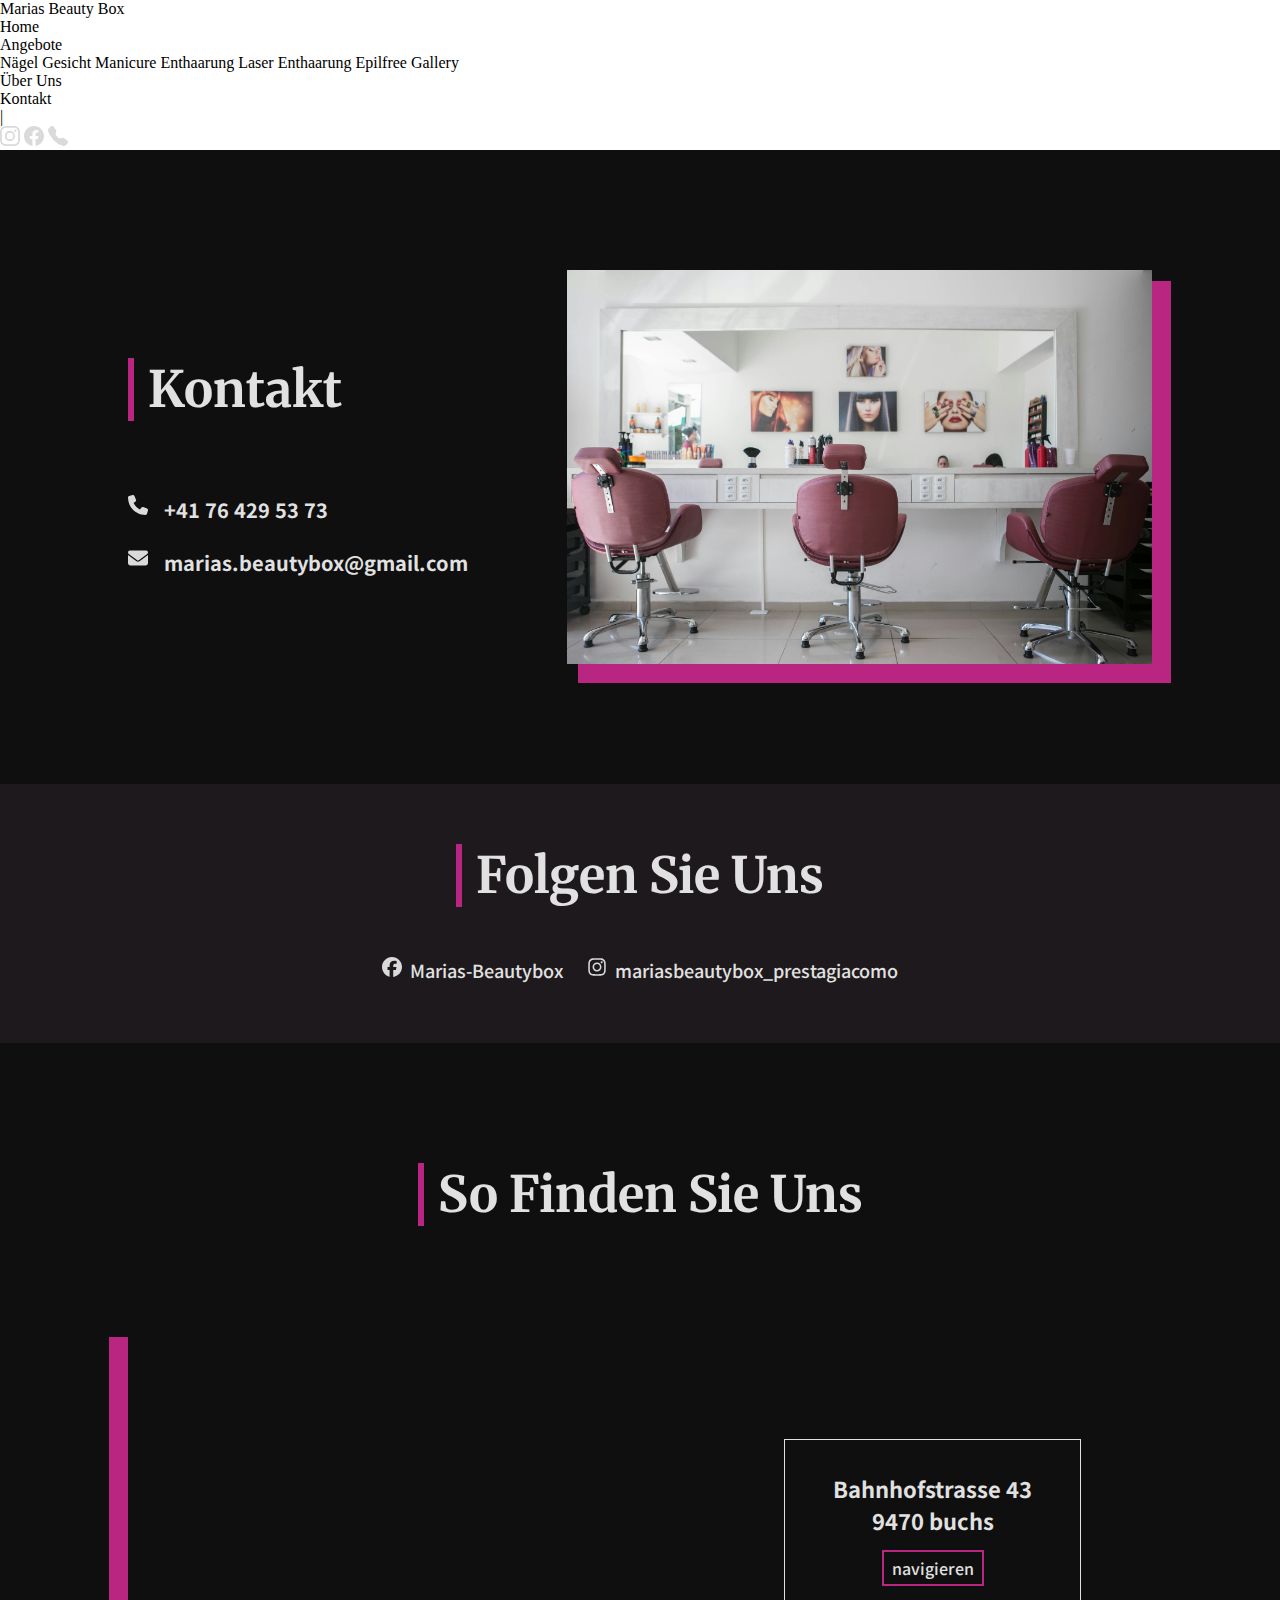
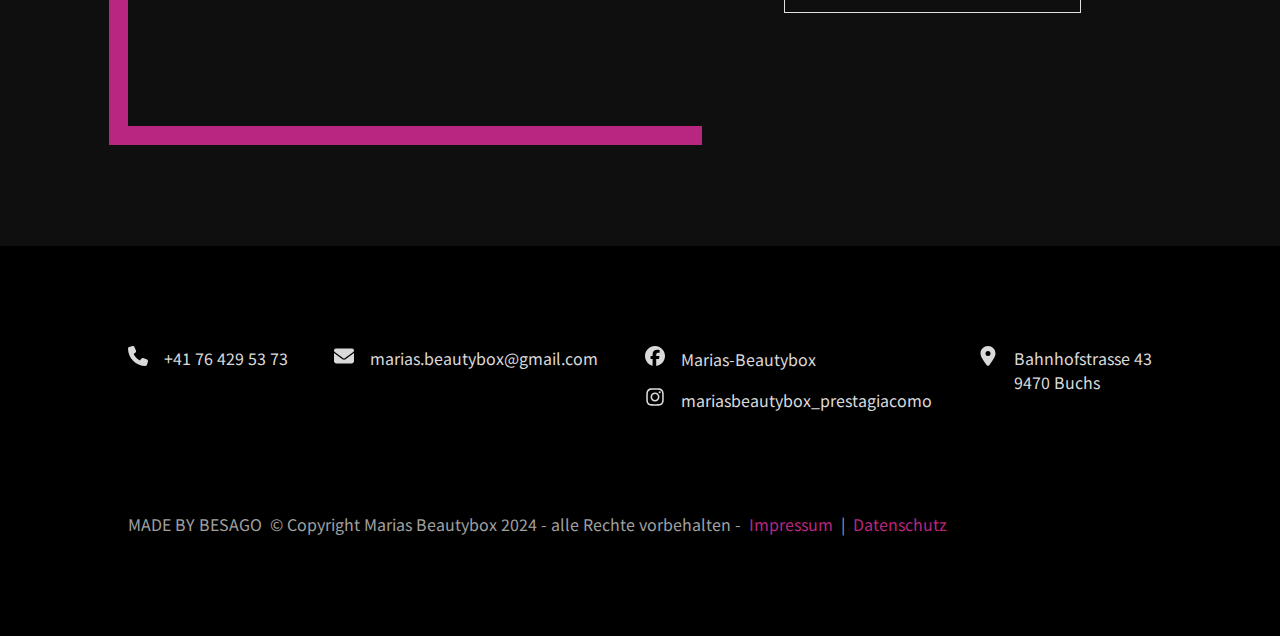
<file: contact.html>
<!--marias-beauty-box-->
<!DOCTYPE html>
<html lang="en">
<head>
    <meta charset="UTF-8">
    <meta name="viewport" content="width=device-width, initial-scale=1.0">
    <title>Marias-Beautybox</title>
    <link rel="stylesheet" href="contact.css">
    <script src="home.js" defer></script>
    

    <!--Fonts-->
    <link rel="preconnect" href="https://fonts.googleapis.com">
    <link rel="preconnect" href="https://fonts.gstatic.com" crossorigin>
    <link href="https://fonts.googleapis.com/css2?family=Alex+Brush&display=swap" rel="stylesheet">
    <link href="https://fonts.googleapis.com/css2?family=Italianno&family=Merriweather:wght@300;400;700;900&family=Noto+Sans+JP:wght@300;400;500;600;700&family=Playball&family=Poppins:ital,wght@0,100;0,200;0,300;0,400;0,700;0,900;1,500&display=swap" rel="stylesheet">

    <body>
    <main>
        <div class="navbar">
            <div class="navbar-container">
                <div class="brand-title">
                    <a href="index.html">Marias Beauty Box</a>
                </div>
                <a href="#" class = "toggle-button">
                    <span class = "bar"></span>
                    <span class = "bar"></span>
                    <span class = "bar"></span>
                </a>
                <div class="navbar-links">
                    <ul>
                        <li><a href="index.html">Home</a></li>
                        <li class = "angebote-link"><a href="naegel.html">Angebote</a>
                            <div class = "angebote-dropdown">
                                <a href="naegel.html">Nägel</a>
                                <a href="gesicht.html">Gesicht</a>
                                <a href="manicure.html">Manicure</a>
                                <a href="enthaarung.html">Enthaarung</a>
                                <a href="laserenthaarung.html">Laser Enthaarung</a>
                                <a href="epilfree.html">Epilfree</a>
                                <a href="gallery.html">Gallery</a>
                            </div>
                        </li>
                        <li><a href="ueberuns.html">Über Uns</a></li>
                        <li><a href="contact.html">Kontakt</a></li>
                        <p>|</p>
                        <div class="nav-icons">
                        <a class = "nav-icon" target = "_blank" href="https://www.instagram.com/mariasbeautybox_prestagiacomo/"><svg xmlns="http://www.w3.org/2000/svg" width="16" height="16" fill="currentColor" class="bi bi-instagram" viewBox="0 0 16 16">
                            <path d="M8 0C5.829 0 5.556.01 4.703.048 3.85.088 3.269.222 2.76.42a3.9 3.9 0 0 0-1.417.923A3.9 3.9 0 0 0 .42 2.76C.222 3.268.087 3.85.048 4.7.01 5.555 0 5.827 0 8.001c0 2.172.01 2.444.048 3.297.04.852.174 1.433.372 1.942.205.526.478.972.923 1.417.444.445.89.719 1.416.923.51.198 1.09.333 1.942.372C5.555 15.99 5.827 16 8 16s2.444-.01 3.298-.048c.851-.04 1.434-.174 1.943-.372a3.9 3.9 0 0 0 1.416-.923c.445-.445.718-.891.923-1.417.197-.509.332-1.09.372-1.942C15.99 10.445 16 10.173 16 8s-.01-2.445-.048-3.299c-.04-.851-.175-1.433-.372-1.941a3.9 3.9 0 0 0-.923-1.417A3.9 3.9 0 0 0 13.24.42c-.51-.198-1.092-.333-1.943-.372C10.443.01 10.172 0 7.998 0zm-.717 1.442h.718c2.136 0 2.389.007 3.232.046.78.035 1.204.166 1.486.275.373.145.64.319.92.599s.453.546.598.92c.11.281.24.705.275 1.485.039.843.047 1.096.047 3.231s-.008 2.389-.047 3.232c-.035.78-.166 1.203-.275 1.485a2.5 2.5 0 0 1-.599.919c-.28.28-.546.453-.92.598-.28.11-.704.24-1.485.276-.843.038-1.096.047-3.232.047s-2.39-.009-3.233-.047c-.78-.036-1.203-.166-1.485-.276a2.5 2.5 0 0 1-.92-.598 2.5 2.5 0 0 1-.6-.92c-.109-.281-.24-.705-.275-1.485-.038-.843-.046-1.096-.046-3.233s.008-2.388.046-3.231c.036-.78.166-1.204.276-1.486.145-.373.319-.64.599-.92s.546-.453.92-.598c.282-.11.705-.24 1.485-.276.738-.034 1.024-.044 2.515-.045zm4.988 1.328a.96.96 0 1 0 0 1.92.96.96 0 0 0 0-1.92m-4.27 1.122a4.109 4.109 0 1 0 0 8.217 4.109 4.109 0 0 0 0-8.217m0 1.441a2.667 2.667 0 1 1 0 5.334 2.667 2.667 0 0 1 0-5.334"/>
                          </svg></a>
                        <a class = "nav-icon" target = "_blank" href="https://www.facebook.com/people/Marias-Beautybox/100054672720823/"><svg xmlns="http://www.w3.org/2000/svg" width="16" height="16" fill="currentColor" class="bi bi-facebook" viewBox="0 0 16 16">
                            <path d="M16 8.049c0-4.446-3.582-8.05-8-8.05C3.58 0-.002 3.603-.002 8.05c0 4.017 2.926 7.347 6.75 7.951v-5.625h-2.03V8.05H6.75V6.275c0-2.017 1.195-3.131 3.022-3.131.876 0 1.791.157 1.791.157v1.98h-1.009c-.993 0-1.303.621-1.303 1.258v1.51h2.218l-.354 2.326H9.25V16c3.824-.604 6.75-3.934 6.75-7.951"/>
                          </svg></a>
                        <a class = "nav-icon" href="tel: +41 76 429 53 73"></span><svg xmlns="http://www.w3.org/2000/svg" width="16" height="16" fill="currentColor" class="bi bi-telephone-fill" viewBox="0 0 16 16">
                            <path fill-rule="evenodd" d="M1.885.511a1.745 1.745 0 0 1 2.61.163L6.29 2.98c.329.423.445.974.315 1.494l-.547 2.19a.68.68 0 0 0 .178.643l2.457 2.457a.68.68 0 0 0 .644.178l2.189-.547a1.75 1.75 0 0 1 1.494.315l2.306 1.794c.829.645.905 1.87.163 2.611l-1.034 1.034c-.74.74-1.846 1.065-2.877.702a18.6 18.6 0 0 1-7.01-4.42 18.6 18.6 0 0 1-4.42-7.009c-.362-1.03-.037-2.137.703-2.877z"/>
                          </svg></a>
                          </a>
                        </div>
                        
                    </ul>
                </div>
            </div>
        </div>
        <div class="kontakt">
            <div class="kontakt-container">
                <div class="kontakt-grid">

                    <div class="kontakt-left">
                        <h1>Kontakt</h1>
                        <div class="kontakt-card">
                            <svg xmlns="http://www.w3.org/2000/svg" viewBox="0 0 512 512"><!--!Font Awesome Free 6.5.1 by @fontawesome - https://fontawesome.com License - https://fontawesome.com/license/free Copyright 2024 Fonticons, Inc.--><path d="M164.9 24.6c-7.7-18.6-28-28.5-47.4-23.2l-88 24C12.1 30.2 0 46 0 64C0 311.4 200.6 512 448 512c18 0 33.8-12.1 38.6-29.5l24-88c5.3-19.4-4.6-39.7-23.2-47.4l-96-40c-16.3-6.8-35.2-2.1-46.3 11.6L304.7 368C234.3 334.7 177.3 277.7 144 207.3L193.3 167c13.7-11.2 18.4-30 11.6-46.3l-40-96z"/></svg>
                            <h3>+41 76 429 53 73</h3>
                        </div>
                        <div class="kontakt-card">
                            <svg xmlns="http://www.w3.org/2000/svg" viewBox="0 0 512 512"><!--!Font Awesome Free 6.5.1 by @fontawesome - https://fontawesome.com License - https://fontawesome.com/license/free Copyright 2024 Fonticons, Inc.--><path d="M48 64C21.5 64 0 85.5 0 112c0 15.1 7.1 29.3 19.2 38.4L236.8 313.6c11.4 8.5 27 8.5 38.4 0L492.8 150.4c12.1-9.1 19.2-23.3 19.2-38.4c0-26.5-21.5-48-48-48H48zM0 176V384c0 35.3 28.7 64 64 64H448c35.3 0 64-28.7 64-64V176L294.4 339.2c-22.8 17.1-54 17.1-76.8 0L0 176z"/></svg>
                            <h3>marias.beautybox@gmail.com</h3>
                        </div>
                    </div>
                    <div class="kontakt-right">
                        <img src="img/guilherme-petri-PtOfbGkU3uI-unsplash.jpg" alt="">
                    </div>
                    
                </div>
            </div>
        </div>
        <div class="social">
            <div class="social-container">
                <h1>Folgen Sie Uns </h1>
                <div class="social-grid">
                    <div class="social-card">
                        <svg xmlns="http://www.w3.org/2000/svg" viewBox="0 0 512 512"><!--!Font Awesome Free 6.5.1 by @fontawesome - https://fontawesome.com License - https://fontawesome.com/license/free Copyright 2024 Fonticons, Inc.--><path d="M512 256C512 114.6 397.4 0 256 0S0 114.6 0 256C0 376 82.7 476.8 194.2 504.5V334.2H141.4V256h52.8V222.3c0-87.1 39.4-127.5 125-127.5c16.2 0 44.2 3.2 55.7 6.4V172c-6-.6-16.5-1-29.6-1c-42 0-58.2 15.9-58.2 57.2V256h83.6l-14.4 78.2H287V510.1C413.8 494.8 512 386.9 512 256h0z"/></svg>
                        <a target = "_blank" href="https://www.facebook.com/people/Marias-Beautybox/100054672720823/">Marias-Beautybox</a>
                    </div>
                    <div class="social-card">
                        <svg xmlns="http://www.w3.org/2000/svg" viewBox="0 0 448 512"><!--!Font Awesome Free 6.5.1 by @fontawesome - https://fontawesome.com License - https://fontawesome.com/license/free Copyright 2024 Fonticons, Inc.--><path d="M224.1 141c-63.6 0-114.9 51.3-114.9 114.9s51.3 114.9 114.9 114.9S339 319.5 339 255.9 287.7 141 224.1 141zm0 189.6c-41.1 0-74.7-33.5-74.7-74.7s33.5-74.7 74.7-74.7 74.7 33.5 74.7 74.7-33.6 74.7-74.7 74.7zm146.4-194.3c0 14.9-12 26.8-26.8 26.8-14.9 0-26.8-12-26.8-26.8s12-26.8 26.8-26.8 26.8 12 26.8 26.8zm76.1 27.2c-1.7-35.9-9.9-67.7-36.2-93.9-26.2-26.2-58-34.4-93.9-36.2-37-2.1-147.9-2.1-184.9 0-35.8 1.7-67.6 9.9-93.9 36.1s-34.4 58-36.2 93.9c-2.1 37-2.1 147.9 0 184.9 1.7 35.9 9.9 67.7 36.2 93.9s58 34.4 93.9 36.2c37 2.1 147.9 2.1 184.9 0 35.9-1.7 67.7-9.9 93.9-36.2 26.2-26.2 34.4-58 36.2-93.9 2.1-37 2.1-147.8 0-184.8zM398.8 388c-7.8 19.6-22.9 34.7-42.6 42.6-29.5 11.7-99.5 9-132.1 9s-102.7 2.6-132.1-9c-19.6-7.8-34.7-22.9-42.6-42.6-11.7-29.5-9-99.5-9-132.1s-2.6-102.7 9-132.1c7.8-19.6 22.9-34.7 42.6-42.6 29.5-11.7 99.5-9 132.1-9s102.7-2.6 132.1 9c19.6 7.8 34.7 22.9 42.6 42.6 11.7 29.5 9 99.5 9 132.1s2.7 102.7-9 132.1z"/></svg>
                        <a target = "_blank" target = "_blank"href="https://www.instagram.com/mariasbeautybox_prestagiacomo/">mariasbeautybox_prestagiacomo</a>
                    </div>
                </div>
            </div>
        </div>
        <div class = "adress">
            <div class="adress-container">
                <div class="adress-header">
                    <h1>So Finden Sie Uns</h1>
                </div>
                <div class="adress-grid">
                    <div class="adress-left">
                        <iframe src="https://www.google.com/maps/embed?pb=!1m18!1m12!1m3!1d2712.5885628279025!2d9.473322!3d47.165912!2m3!1f0!2f0!3f0!3m2!1i1024!2i768!4f13.1!3m3!1m2!1s0x479b31684bbe3949%3A0xb7d0c695aa3779a0!2sMarias%20beautybox!5e0!3m2!1sde!2sch!4v1705658307370!5m2!1sde!2sch" width="600" height="450" style="border:0;" allowfullscreen="" loading="lazy" referrerpolicy="no-referrer-when-downgrade"></iframe>
                    </div>
                    <div class="adress-right">
                        <h3>Bahnhofstrasse 43</h3>
                        <h3>9470 buchs</h3>
                        <div class = "adress-navigate">
                            <a target = "_blank" href="https://www.google.li/maps/place/Marias+Beauty+Box+Nails+%26+Cosmetic/@47.1658204,9.4710809,17z/data=!3m1!4b1!4m5!3m4!1s0x479b31c7bf29a569:0x7e7f84abb885ba4c!8m2!3d47.1658204!4d9.4732696?hl=de">navigieren</a>
                        </div>
                    </div>
                </div>
            </div>
        </div>
        <footer>
            <div class="footer-container">
                <div class="footer-grid">
                    <div class="footer-card">
                        <a href=""><svg xmlns="http://www.w3.org/2000/svg" height="16" width="16" viewBox="0 0 512 512"><!--!Font Awesome Free 6.5.1 by @fontawesome - https://fontawesome.com License - https://fontawesome.com/license/free Copyright 2024 Fonticons, Inc.--><path d="M164.9 24.6c-7.7-18.6-28-28.5-47.4-23.2l-88 24C12.1 30.2 0 46 0 64C0 311.4 200.6 512 448 512c18 0 33.8-12.1 38.6-29.5l24-88c5.3-19.4-4.6-39.7-23.2-47.4l-96-40c-16.3-6.8-35.2-2.1-46.3 11.6L304.7 368C234.3 334.7 177.3 277.7 144 207.3L193.3 167c13.7-11.2 18.4-30 11.6-46.3l-40-96z"/></svg></a>
                        <a href="">+41 76 429 53 73</a>
                    </div>
                    <div class="footer-card">
                        <a href=""><svg xmlns="http://www.w3.org/2000/svg" height="16" width="16" viewBox="0 0 512 512"><!--!Font Awesome Free 6.5.1 by @fontawesome - https://fontawesome.com License - https://fontawesome.com/license/free Copyright 2024 Fonticons, Inc.--><path d="M48 64C21.5 64 0 85.5 0 112c0 15.1 7.1 29.3 19.2 38.4L236.8 313.6c11.4 8.5 27 8.5 38.4 0L492.8 150.4c12.1-9.1 19.2-23.3 19.2-38.4c0-26.5-21.5-48-48-48H48zM0 176V384c0 35.3 28.7 64 64 64H448c35.3 0 64-28.7 64-64V176L294.4 339.2c-22.8 17.1-54 17.1-76.8 0L0 176z"/></svg></a>
                        <a href="">marias.beautybox@gmail.com</a>
                    </div>
                    <div class = "footer-card-social-media-container">
                        <div  class="footer-card-social-media">
                            <a target = "_blank" href="https://www.facebook.com/people/Marias-Beautybox/100054672720823/"><svg xmlns="http://www.w3.org/2000/svg" height="16" width="16" viewBox="0 0 512 512"><!--!Font Awesome Free 6.5.1 by @fontawesome - https://fontawesome.com License - https://fontawesome.com/license/free Copyright 2024 Fonticons, Inc.--><path d="M512 256C512 114.6 397.4 0 256 0S0 114.6 0 256C0 376 82.7 476.8 194.2 504.5V334.2H141.4V256h52.8V222.3c0-87.1 39.4-127.5 125-127.5c16.2 0 44.2 3.2 55.7 6.4V172c-6-.6-16.5-1-29.6-1c-42 0-58.2 15.9-58.2 57.2V256h83.6l-14.4 78.2H287V510.1C413.8 494.8 512 386.9 512 256h0z"/></svg></a>
                            <a target = "_blank" href="https://www.facebook.com/people/Marias-Beautybox/100054672720823/">Marias-Beautybox</a>
                        </div>
                        <div  class="footer-card-social-media">
                            <a target = "_blank" href="https://www.instagram.com/mariasbeautybox_prestagiacomo/"><svg xmlns="http://www.w3.org/2000/svg" height="16" width="14" viewBox="0 0 448 512"><!--!Font Awesome Free 6.5.1 by @fontawesome - https://fontawesome.com License - https://fontawesome.com/license/free Copyright 2024 Fonticons, Inc.--><path d="M224.1 141c-63.6 0-114.9 51.3-114.9 114.9s51.3 114.9 114.9 114.9S339 319.5 339 255.9 287.7 141 224.1 141zm0 189.6c-41.1 0-74.7-33.5-74.7-74.7s33.5-74.7 74.7-74.7 74.7 33.5 74.7 74.7-33.6 74.7-74.7 74.7zm146.4-194.3c0 14.9-12 26.8-26.8 26.8-14.9 0-26.8-12-26.8-26.8s12-26.8 26.8-26.8 26.8 12 26.8 26.8zm76.1 27.2c-1.7-35.9-9.9-67.7-36.2-93.9-26.2-26.2-58-34.4-93.9-36.2-37-2.1-147.9-2.1-184.9 0-35.8 1.7-67.6 9.9-93.9 36.1s-34.4 58-36.2 93.9c-2.1 37-2.1 147.9 0 184.9 1.7 35.9 9.9 67.7 36.2 93.9s58 34.4 93.9 36.2c37 2.1 147.9 2.1 184.9 0 35.9-1.7 67.7-9.9 93.9-36.2 26.2-26.2 34.4-58 36.2-93.9 2.1-37 2.1-147.8 0-184.8zM398.8 388c-7.8 19.6-22.9 34.7-42.6 42.6-29.5 11.7-99.5 9-132.1 9s-102.7 2.6-132.1-9c-19.6-7.8-34.7-22.9-42.6-42.6-11.7-29.5-9-99.5-9-132.1s-2.6-102.7 9-132.1c7.8-19.6 22.9-34.7 42.6-42.6 29.5-11.7 99.5-9 132.1-9s102.7-2.6 132.1 9c19.6 7.8 34.7 22.9 42.6 42.6 11.7 29.5 9 99.5 9 132.1s2.7 102.7-9 132.1z"/></svg></a>
                            <a target = "_blank" href="https://www.instagram.com/mariasbeautybox_prestagiacomo/">mariasbeautybox_prestagiacomo</a>
                        </div>
                       
                        
                    </div>
                    <div class="footer-card">
                        <a href="https://www.google.com/maps?ll=47.165912,9.473322&z=16&t=h&hl=de&gl=CH&mapclient=embed&cid=13245304850204817824"> <svg xmlns="http://www.w3.org/2000/svg" height="16" width="12" viewBox="0 0 384 512"><!--!Font Awesome Free 6.5.1 by @fontawesome - https://fontawesome.com License - https://fontawesome.com/license/free Copyright 2024 Fonticons, Inc.--><path d="M215.7 499.2C267 435 384 279.4 384 192C384 86 298 0 192 0S0 86 0 192c0 87.4 117 243 168.3 307.2c12.3 15.3 35.1 15.3 47.4 0zM192 128a64 64 0 1 1 0 128 64 64 0 1 1 0-128z"/></svg></a>
                        <div>
                            <a target = "_blank" href="https://www.google.com/maps?ll=47.165912,9.473322&z=16&t=h&hl=de&gl=CH&mapclient=embed&cid=13245304850204817824">Bahnhofstrasse 43</a>
                            <a target = "_blank" href="https://www.google.com/maps?ll=47.165912,9.473322&z=16&t=h&hl=de&gl=CH&mapclient=embed&cid=13245304850204817824">9470 Buchs</a>
                        </div>
                    </div>
                </div>
            </div>
            <div class = "besago">
                <a target = "_blank" class = "copyright" href="https://www.besago.ch/">MADE BY BESAGO</a>
                <p>© Copyright Marias Beautybox 2024 - alle Rechte vorbehalten -</p>
                <a target = "_blank" class = "impressum" href="impressum.html">Impressum</a>
                <p>|</p>
                <a target = "_blank" class ="impressum" href="datenschutz.html">Datenschutz</a>
            </div>
        </footer>
    </main>
</body>
</file>
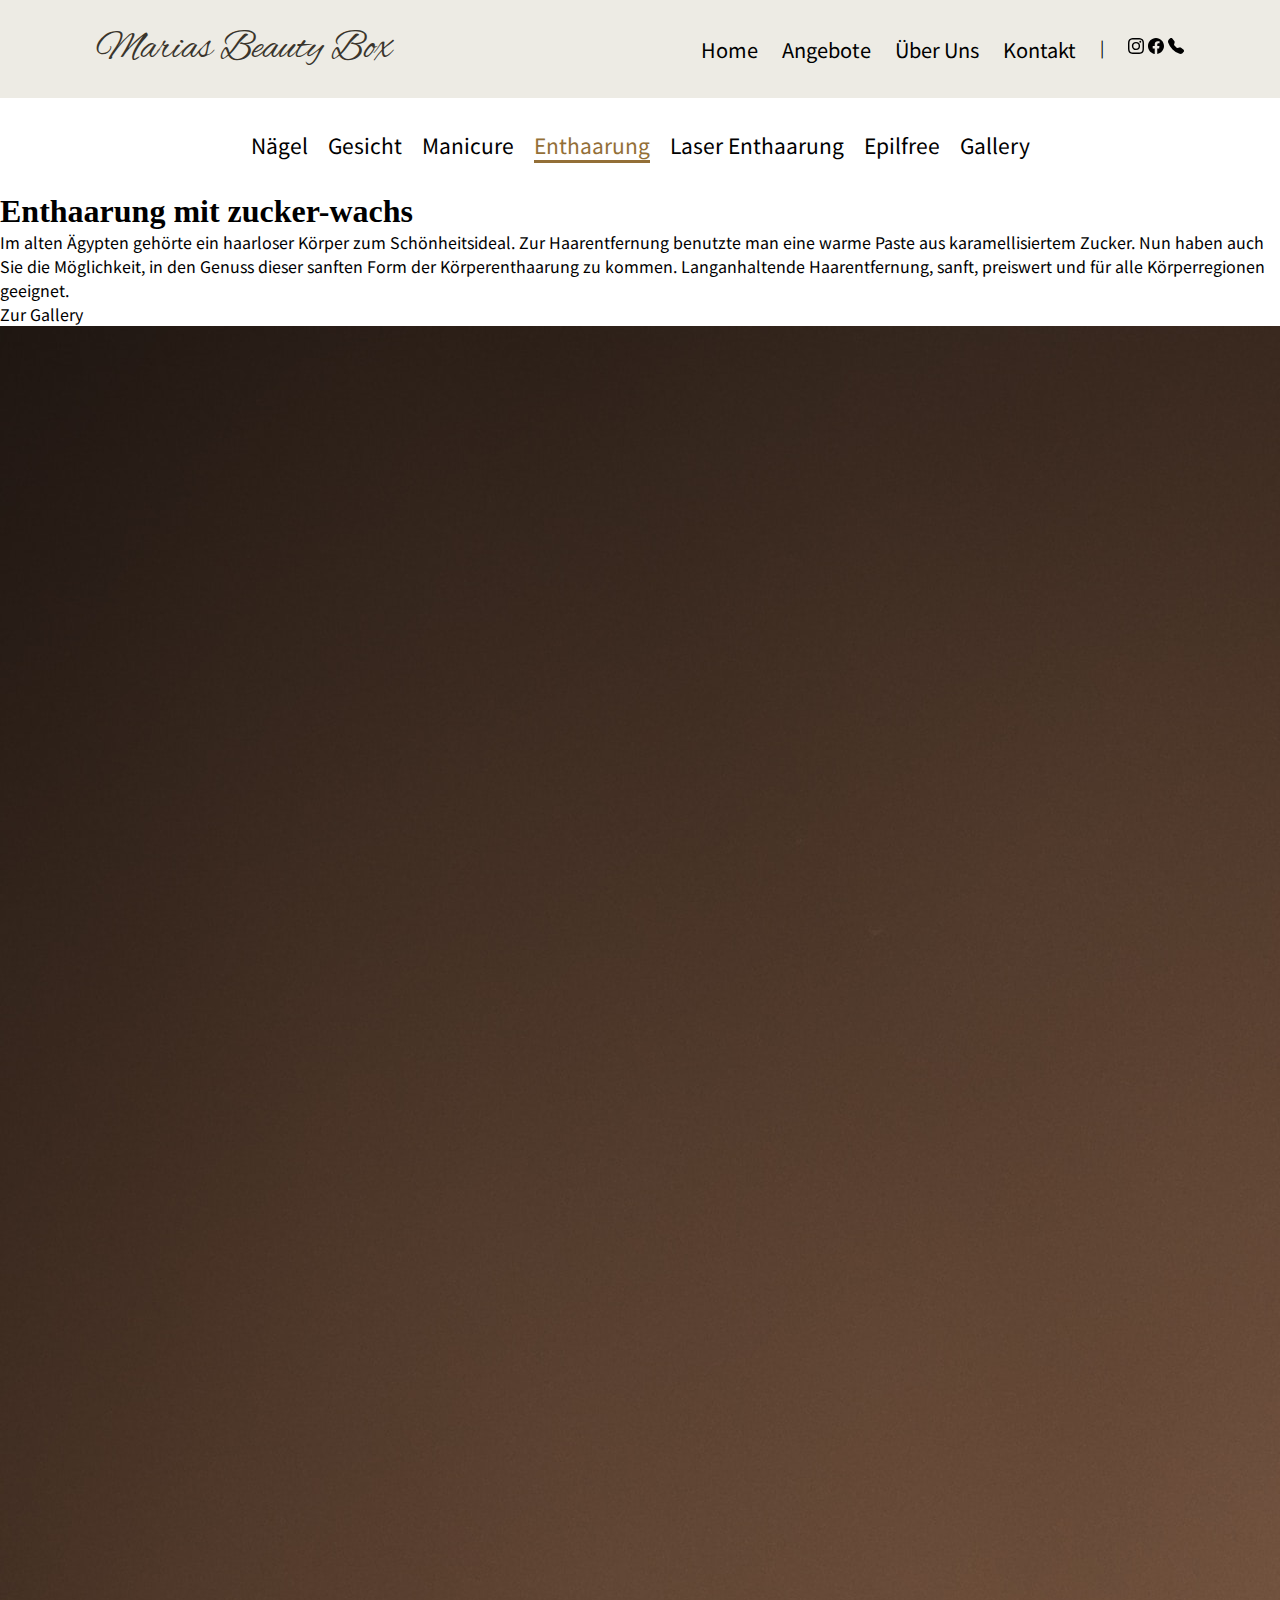
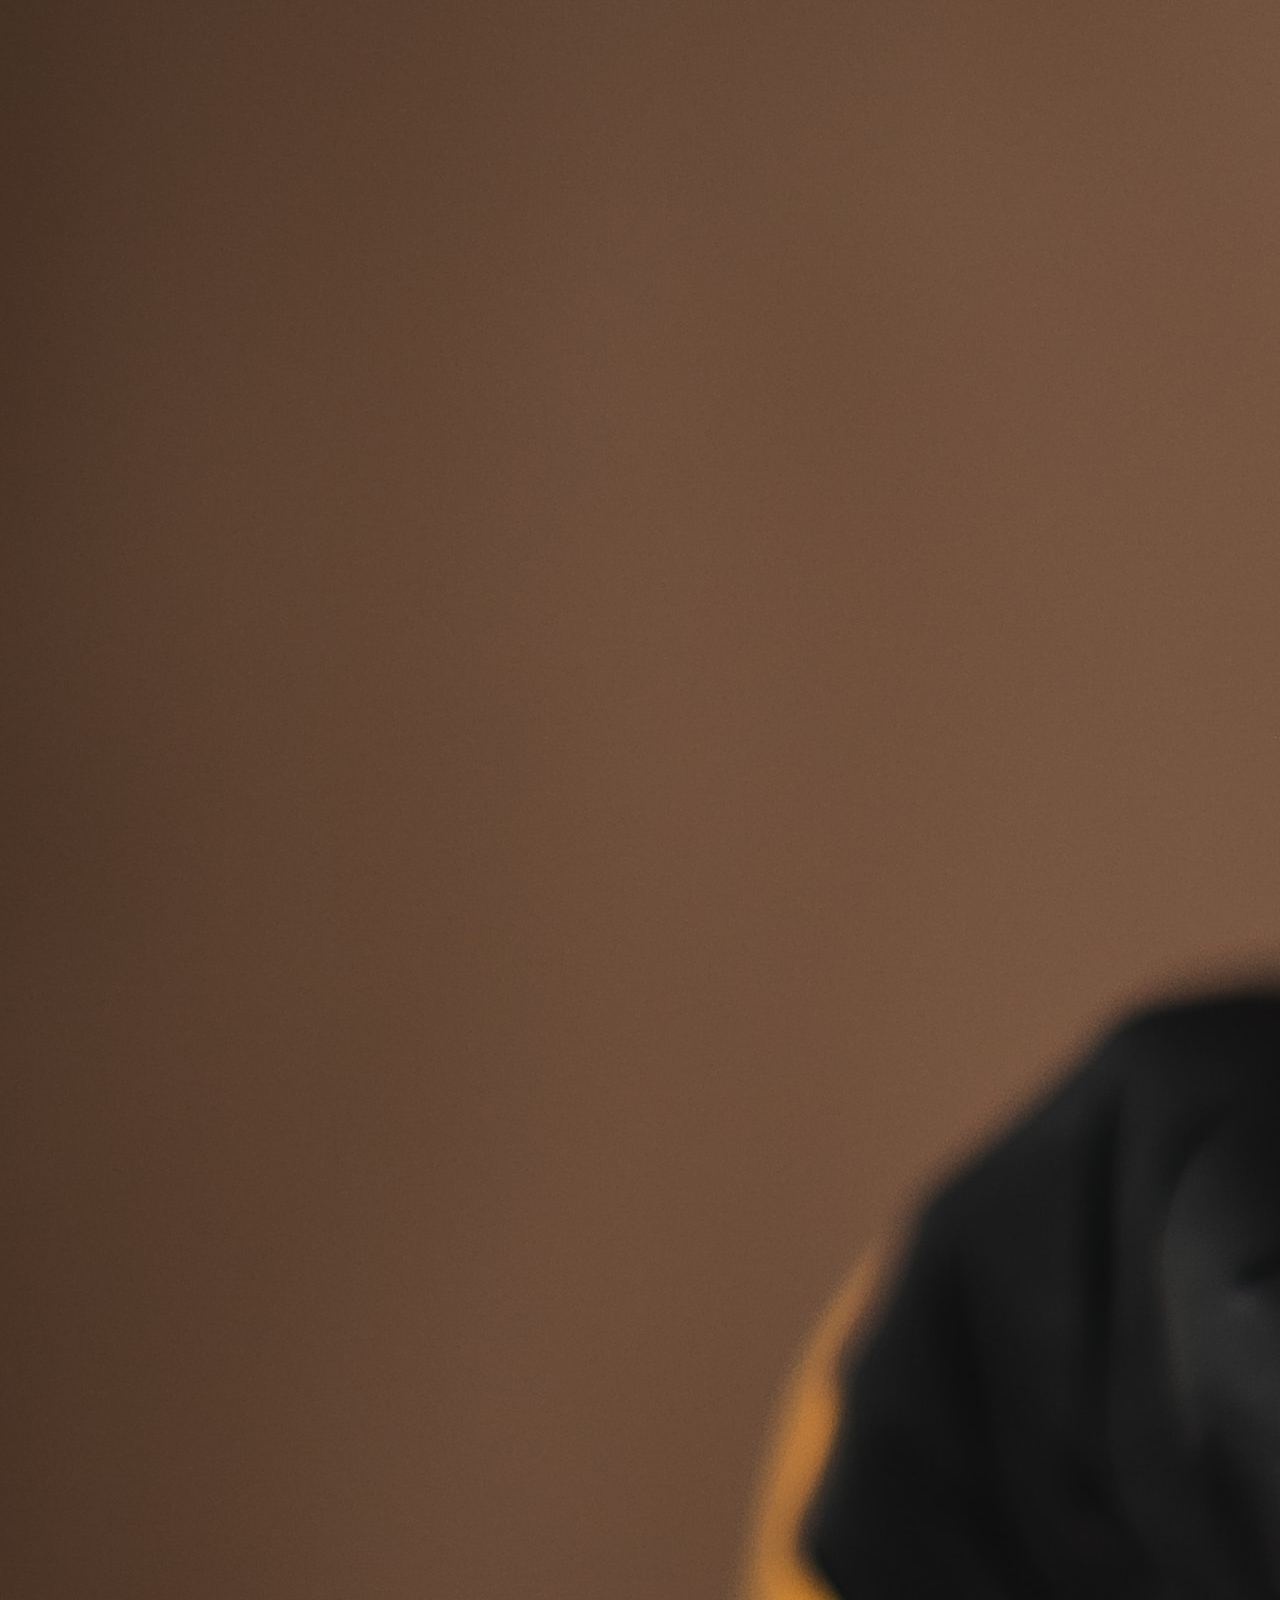
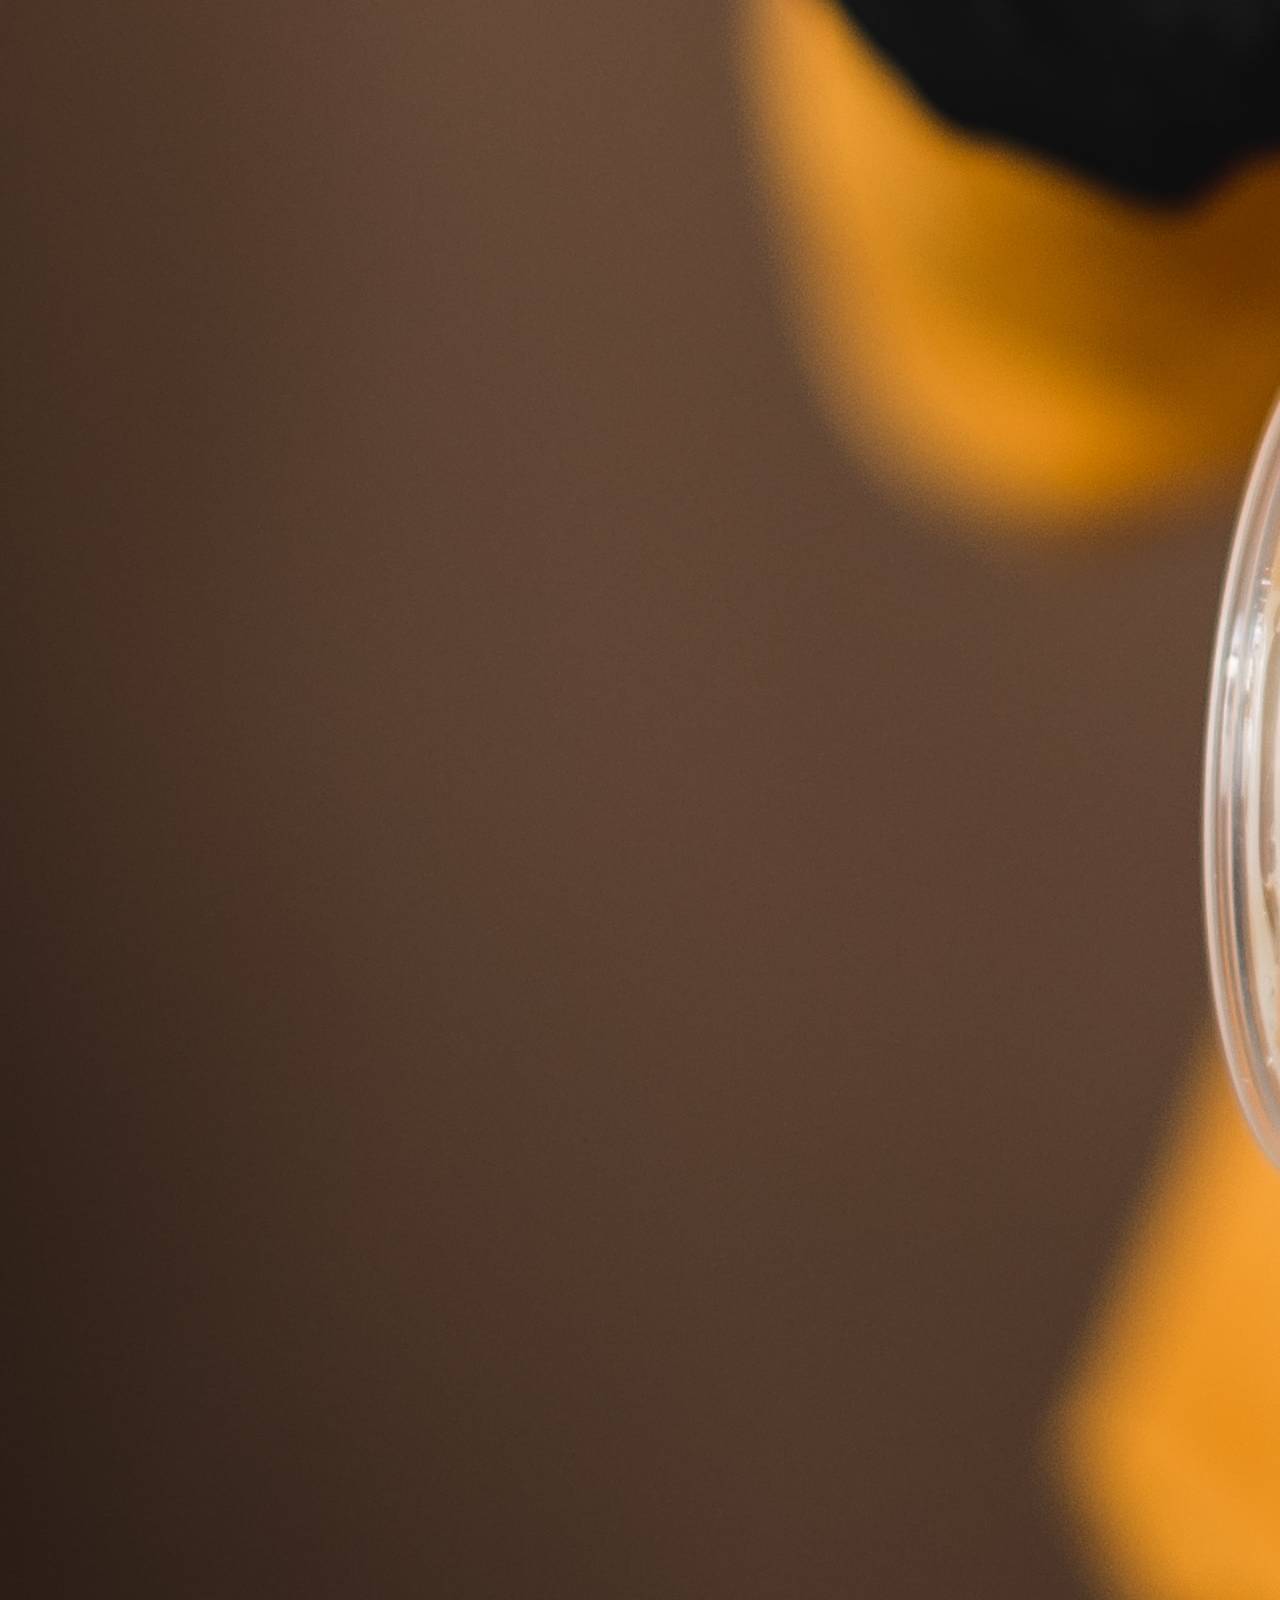
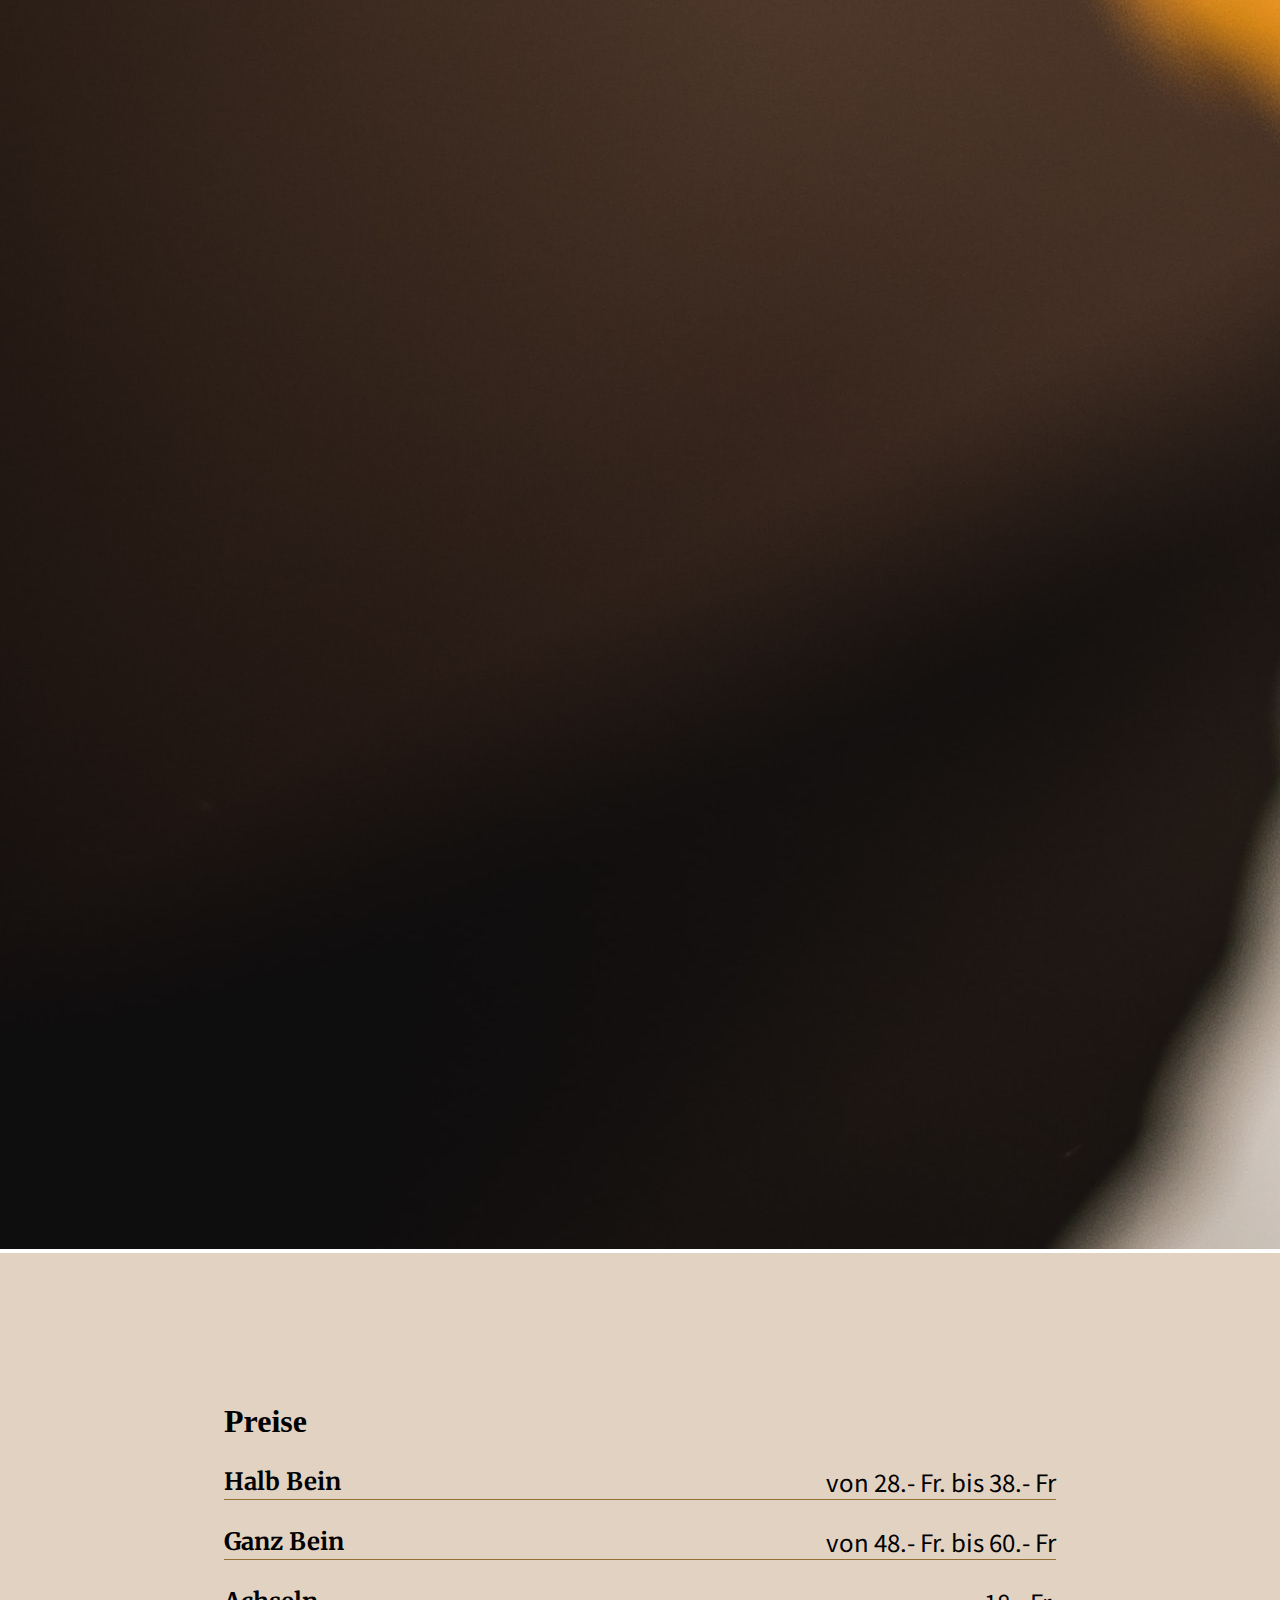
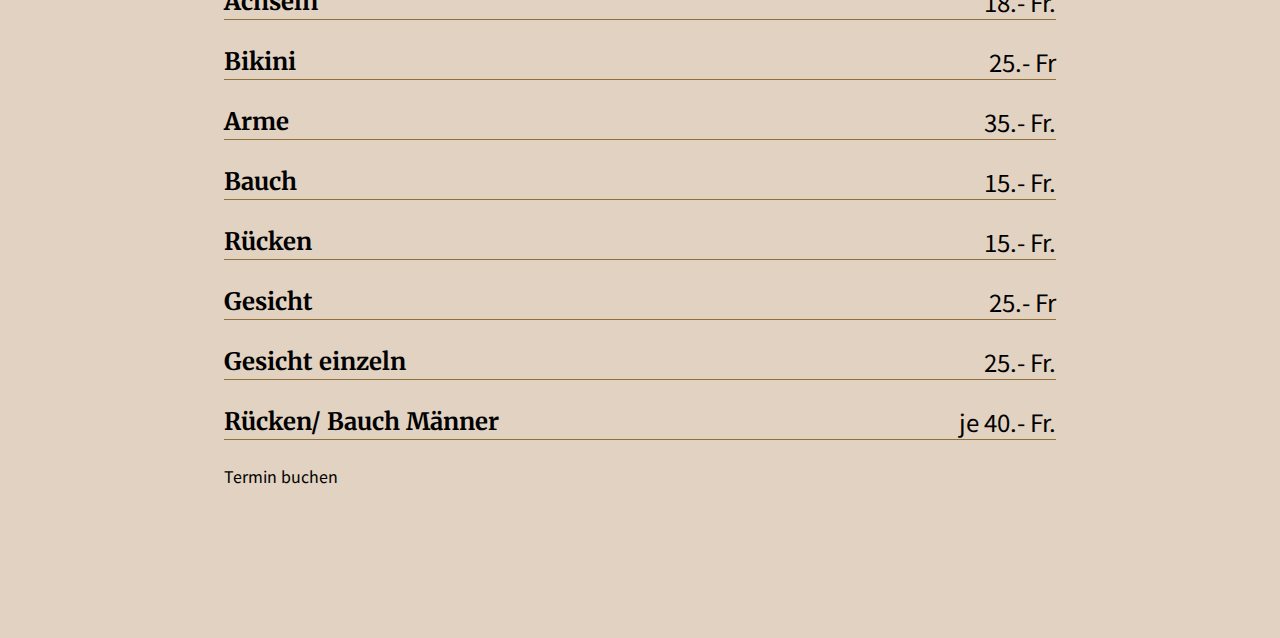
<file: enthaarung.html>
<!--marias-beauty-box-->
<!DOCTYPE html>
<html lang="en">
<head>
    <meta charset="UTF-8">
    <meta name="viewport" content="width=device-width, initial-scale=1.0">
    <title>Marias-Beautybox</title>
    <link rel="stylesheet" href="enthaarung.css">
    <script src="home.js" defer></script>
    

    <!--Fonts-->
    <link rel="preconnect" href="https://fonts.googleapis.com">
    <link rel="preconnect" href="https://fonts.gstatic.com" crossorigin>
    <link href="https://fonts.googleapis.com/css2?family=Alex+Brush&display=swap" rel="stylesheet">
    <link href="https://fonts.googleapis.com/css2?family=Italianno&family=Merriweather:wght@300;400;700;900&family=Noto+Sans+JP:wght@300;400;500;600;700&family=Playball&family=Poppins:ital,wght@0,100;0,200;0,300;0,400;0,700;0,900;1,500&display=swap" rel="stylesheet">

    <body>
    <main>
        <div class="navbar">
            <div class="navbar-container">
                <div class="brand-title">
                    <a href="index.html">Marias Beauty Box</a>
                </div>
                <a href="#" class = "toggle-button">
                    <span class = "bar"></span>
                    <span class = "bar"></span>
                    <span class = "bar"></span>
                </a>
                <div class="navbar-links">
                    <ul>
                        <li><a href="index.html">Home</a></li>
                        <li class = "angebote-link"><a href="naegel.html">Angebote</a>
                            <div class = "angebote-dropdown">
                                <a href="naegel.html">Nägel</a>
                                <a href="gesicht.html">Gesicht</a>
                                <a href="manicure.html">Manicure</a>
                                <a href="enthaarung.html">Enthaarung</a>
                                <a href="laserenthaarung.html">Laser Enthaarung</a>
                                <a href="epilfree.html">Epilfree</a>
                                <a href="gallery.html">Gallery</a>
                            </div>
                        </li>
                        <li><a href="ueberuns.html">Über Uns</a></li>
                        <li><a href="contact.html">Kontakt</a></li>
                        <p>|</p>
                        <div class="nav-icons">
                        <a class = "nav-icon" target = "_blank" href="https://www.instagram.com/mariasbeautybox_prestagiacomo/"><svg xmlns="http://www.w3.org/2000/svg" width="16" height="16" fill="currentColor" class="bi bi-instagram" viewBox="0 0 16 16">
                            <path d="M8 0C5.829 0 5.556.01 4.703.048 3.85.088 3.269.222 2.76.42a3.9 3.9 0 0 0-1.417.923A3.9 3.9 0 0 0 .42 2.76C.222 3.268.087 3.85.048 4.7.01 5.555 0 5.827 0 8.001c0 2.172.01 2.444.048 3.297.04.852.174 1.433.372 1.942.205.526.478.972.923 1.417.444.445.89.719 1.416.923.51.198 1.09.333 1.942.372C5.555 15.99 5.827 16 8 16s2.444-.01 3.298-.048c.851-.04 1.434-.174 1.943-.372a3.9 3.9 0 0 0 1.416-.923c.445-.445.718-.891.923-1.417.197-.509.332-1.09.372-1.942C15.99 10.445 16 10.173 16 8s-.01-2.445-.048-3.299c-.04-.851-.175-1.433-.372-1.941a3.9 3.9 0 0 0-.923-1.417A3.9 3.9 0 0 0 13.24.42c-.51-.198-1.092-.333-1.943-.372C10.443.01 10.172 0 7.998 0zm-.717 1.442h.718c2.136 0 2.389.007 3.232.046.78.035 1.204.166 1.486.275.373.145.64.319.92.599s.453.546.598.92c.11.281.24.705.275 1.485.039.843.047 1.096.047 3.231s-.008 2.389-.047 3.232c-.035.78-.166 1.203-.275 1.485a2.5 2.5 0 0 1-.599.919c-.28.28-.546.453-.92.598-.28.11-.704.24-1.485.276-.843.038-1.096.047-3.232.047s-2.39-.009-3.233-.047c-.78-.036-1.203-.166-1.485-.276a2.5 2.5 0 0 1-.92-.598 2.5 2.5 0 0 1-.6-.92c-.109-.281-.24-.705-.275-1.485-.038-.843-.046-1.096-.046-3.233s.008-2.388.046-3.231c.036-.78.166-1.204.276-1.486.145-.373.319-.64.599-.92s.546-.453.92-.598c.282-.11.705-.24 1.485-.276.738-.034 1.024-.044 2.515-.045zm4.988 1.328a.96.96 0 1 0 0 1.92.96.96 0 0 0 0-1.92m-4.27 1.122a4.109 4.109 0 1 0 0 8.217 4.109 4.109 0 0 0 0-8.217m0 1.441a2.667 2.667 0 1 1 0 5.334 2.667 2.667 0 0 1 0-5.334"/>
                          </svg></a>
                        <a class = "nav-icon" target = "_blank" href="https://www.facebook.com/people/Marias-Beautybox/100054672720823/"><svg xmlns="http://www.w3.org/2000/svg" width="16" height="16" fill="currentColor" class="bi bi-facebook" viewBox="0 0 16 16">
                            <path d="M16 8.049c0-4.446-3.582-8.05-8-8.05C3.58 0-.002 3.603-.002 8.05c0 4.017 2.926 7.347 6.75 7.951v-5.625h-2.03V8.05H6.75V6.275c0-2.017 1.195-3.131 3.022-3.131.876 0 1.791.157 1.791.157v1.98h-1.009c-.993 0-1.303.621-1.303 1.258v1.51h2.218l-.354 2.326H9.25V16c3.824-.604 6.75-3.934 6.75-7.951"/>
                          </svg></a>
                        <a class = "nav-icon" href="tel: +41 76 429 53 73"></span><svg xmlns="http://www.w3.org/2000/svg" width="16" height="16" fill="currentColor" class="bi bi-telephone-fill" viewBox="0 0 16 16">
                            <path fill-rule="evenodd" d="M1.885.511a1.745 1.745 0 0 1 2.61.163L6.29 2.98c.329.423.445.974.315 1.494l-.547 2.19a.68.68 0 0 0 .178.643l2.457 2.457a.68.68 0 0 0 .644.178l2.189-.547a1.75 1.75 0 0 1 1.494.315l2.306 1.794c.829.645.905 1.87.163 2.611l-1.034 1.034c-.74.74-1.846 1.065-2.877.702a18.6 18.6 0 0 1-7.01-4.42 18.6 18.6 0 0 1-4.42-7.009c-.362-1.03-.037-2.137.703-2.877z"/>
                          </svg></a>
                          </a>
                        </div>
                        
                    </ul>
                </div>
            </div>
        </div>
        
        <div class="angebote-nav">
            <div class="angebote-nav-container">
                <a href="naegel.html">Nägel</a>
                <a href="gesicht.html">Gesicht</a>
                <a href="manicure.html">Manicure</a>
                <a class = "angebote-nav-active" href="enthaarung.html">Enthaarung</a>
                <a href="laserenthaarung.html">Laser Enthaarung</a>
                <a href="epilfree.html">Epilfree</a>
                <a href="gallery.html">Gallery</a>
            </div>
        </div>

        <div class="description">
            <div class="description-container">
                <div class="description-left">
                    <h1>Enthaarung mit zucker-wachs</h1>
                    <p>Im alten Ägypten gehörte ein haarloser Körper zum Schönheitsideal.
                        Zur Haarentfernung benutzte man eine warme Paste aus karamellisiertem Zucker.
                        Nun haben auch Sie die Möglichkeit, in den Genuss dieser sanften Form der Körperenthaarung zu kommen.
                        Langanhaltende Haarentfernung,
                        sanft, preiswert und für alle Körperregionen geeignet.</p>
                    <div class="description-gallery">
                        <a href="">Zur Gallery</a>
                    </div>
                </div>
                <div class="description-right">
                    <img src="img/kateryna-hliznitsova--RC29zvakwg-unsplash.jpg" alt="">
                </div>
            </div>
        </div>

        <div class="price">
            <div class="price-container">
                <h1>Preise</h1>
                <div class="price-card">
                    <div class="price-left">
                        <h3>Halb Bein</h3>
                    </div>
                    <div class="price-right">
                        <p>von 28.- Fr. bis 38.- Fr</p>
                    </div>
                </div>
                <div class="price-card">
                    <div class="price-left">
                        <h3>Ganz Bein</h3>
                    </div>
                    <div class="price-right">
                        <p>von 48.- Fr. bis 60.- Fr</p>
                    </div>
                </div>
                <div class="price-card">
                    <div class="price-left">
                        <h3>Achseln</h3>
                    </div>
                    <div class="price-right">
                        <p>18.- Fr.</p>
                    </div>
                </div>
                <div class="price-card">
                    <div class="price-left">
                        <h3>Bikini</h3>
                    </div>
                    <div class="price-right">
                        <p>25.- Fr</p>
                    </div>
                </div>
                <div class="price-card">
                    <div class="price-left">
                        <h3>Arme</h3>
                    </div>
                    <div class="price-right">
                        <p>35.- Fr.</p>
                    </div>
                </div>
                <div class="price-card">
                    <div class="price-left">
                        <h3>Bauch</h3>
                    </div>
                    <div class="price-right">
                        <p>15.- Fr.</p>
                    </div>
                </div>
                <div class="price-card">
                    <div class="price-left">
                        <h3>Rücken</h3>
                    </div>
                    <div class="price-right">
                        <p>15.- Fr.</p>
                    </div>
                </div>
                <div class="price-card">
                    <div class="price-left">
                        <h3>Gesicht</h3>
                    </div>
                    <div class="price-right">
                        <p>25.- Fr</p>
                    </div>
                </div>
                <div class="price-card">
                    <div class="price-left">
                        <h3>Gesicht einzeln</h3>
                    </div>
                    <div class="price-right">
                        <p>25.- Fr.</p>
                    </div>
                </div>
                <div class="price-card">
                    <div class="price-left">
                        <h3>Rücken/ Bauch Männer</h3>
                    </div>
                    <div class="price-right">
                        <p>je 40.- Fr.</p>
                    </div>
                </div>
                <div class="price-termin">
                    <a href="">Termin buchen</a>
                </div>
            </div>
        </div>
    </main>
</body>
</file>
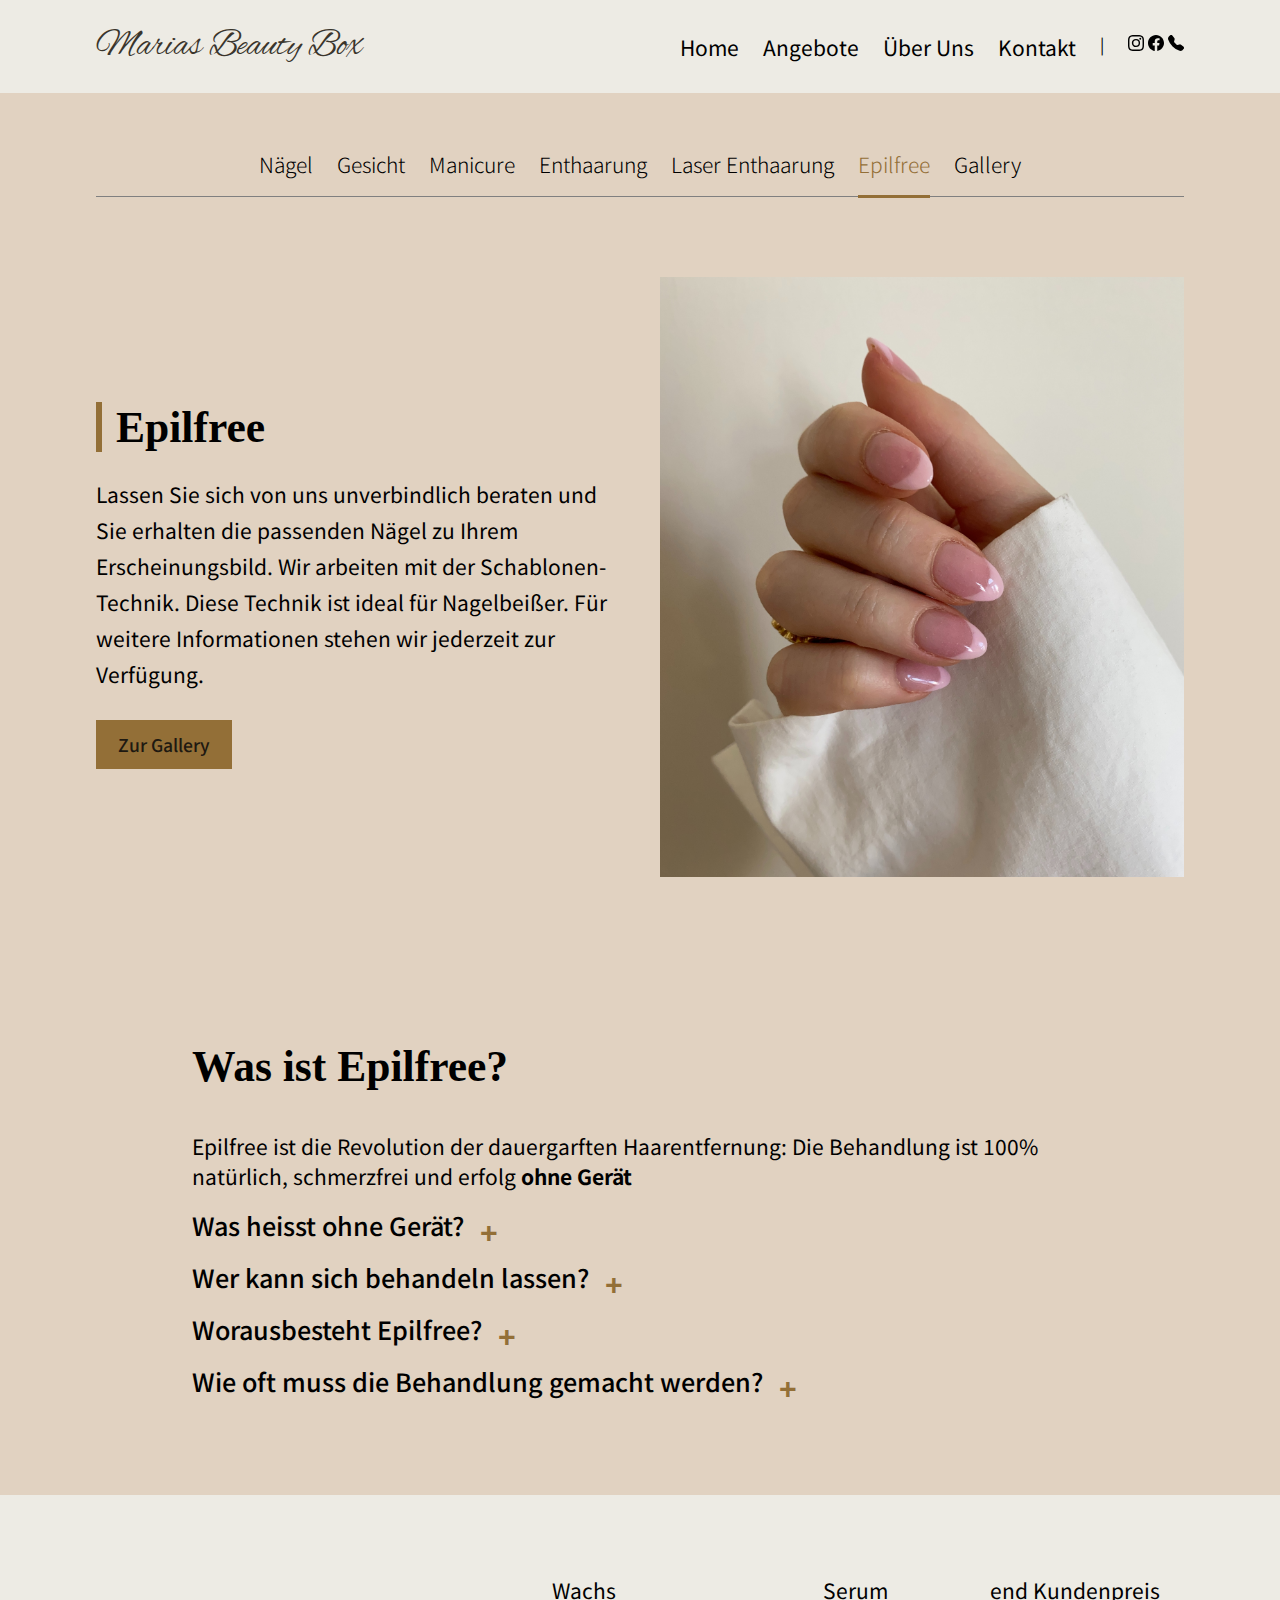
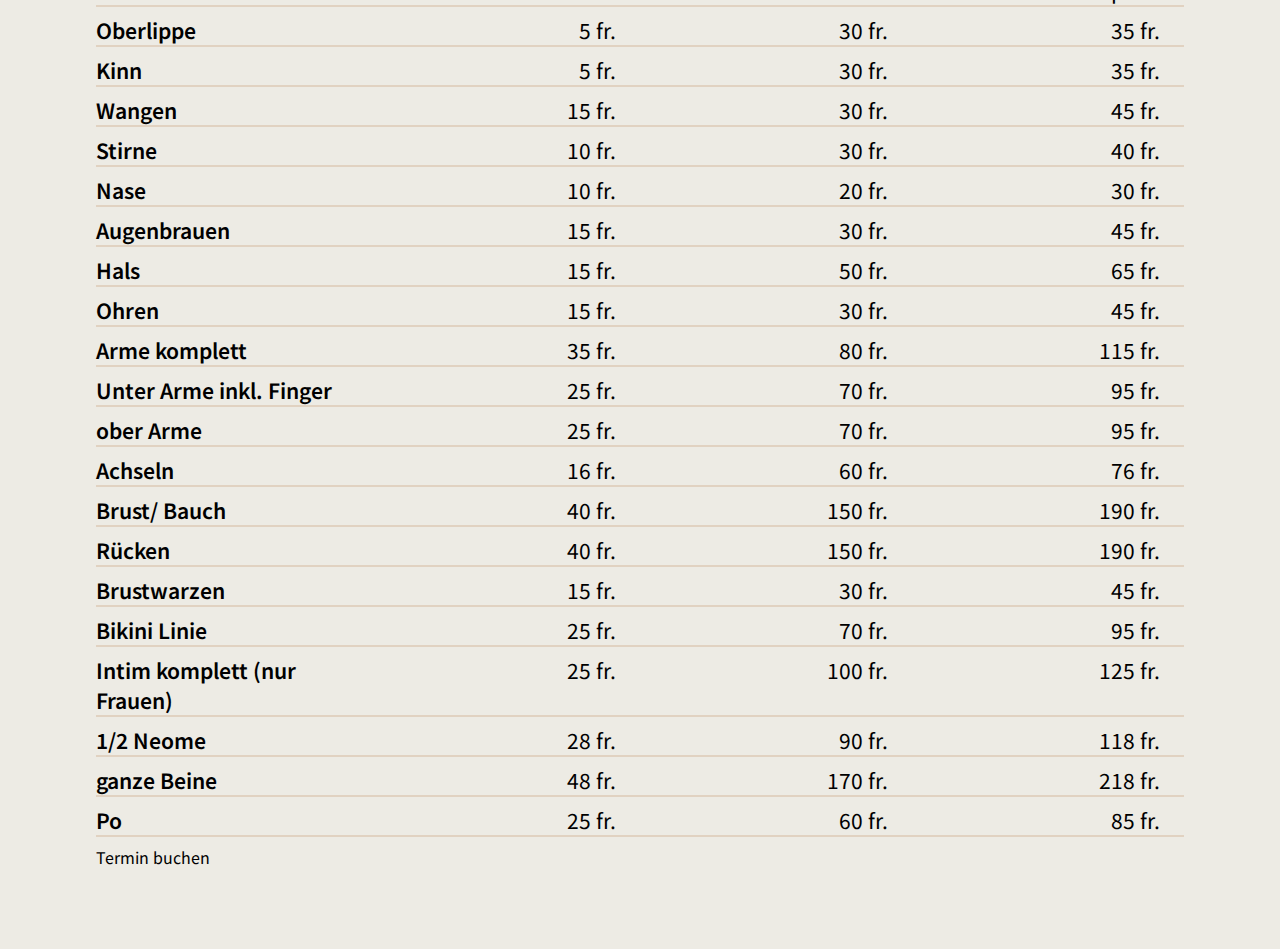
<file: epilfree.html>
<!--marias-beauty-box-->
<!DOCTYPE html>
<html lang="en">
<head>
    <meta charset="UTF-8">
    <meta name="viewport" content="width=device-width, initial-scale=1.0">
    <title>Marias-Beautybox</title>
    <link rel="stylesheet" href="epilfree.css">
    <script src="home.js" defer></script>
    <script src="frage.js" defer></script>    
    

    <!--Fonts-->
    <link rel="preconnect" href="https://fonts.googleapis.com">
    <link rel="preconnect" href="https://fonts.gstatic.com" crossorigin>
    <link href="https://fonts.googleapis.com/css2?family=Alex+Brush&display=swap" rel="stylesheet">
    <link href="https://fonts.googleapis.com/css2?family=Italianno&family=Merriweather:wght@300;400;700;900&family=Noto+Sans+JP:wght@300;400;500;600;700&family=Playball&family=Poppins:ital,wght@0,100;0,200;0,300;0,400;0,700;0,900;1,500&display=swap" rel="stylesheet">

    <body>
    <main>
        <div class="navbar">
            <div class="navbar-container">
                <div class="brand-title">
                    <a href="index.html">Marias Beauty Box</a>
                </div>
                <a href="#" class = "toggle-button">
                    <span class = "bar"></span>
                    <span class = "bar"></span>
                    <span class = "bar"></span>
                </a>
                <div class="navbar-links">
                    <ul>
                        <li><a href="index.html">Home</a></li>
                        <li class = "angebote-link"><a href="naegel.html">Angebote</a>
                            <div class = "angebote-dropdown">
                                <a href="naegel.html">Nägel</a>
                                <a href="gesicht.html">Gesicht</a>
                                <a href="manicure.html">Manicure</a>
                                <a href="enthaarung.html">Enthaarung</a>
                                <a href="laserenthaarung.html">Laser Enthaarung</a>
                                <a href="epilfree.html">Epilfree</a>
                                <a href="gallery.html">Gallery</a>
                            </div>
                        </li>
                        <li><a href="ueberuns.html">Über Uns</a></li>
                        <li><a href="contact.html">Kontakt</a></li>
                        <p>|</p>
                        <div class="nav-icons">
                        <a class = "nav-icon" target = "_blank" href="https://www.instagram.com/mariasbeautybox_prestagiacomo/"><svg xmlns="http://www.w3.org/2000/svg" width="16" height="16" fill="currentColor" class="bi bi-instagram" viewBox="0 0 16 16">
                            <path d="M8 0C5.829 0 5.556.01 4.703.048 3.85.088 3.269.222 2.76.42a3.9 3.9 0 0 0-1.417.923A3.9 3.9 0 0 0 .42 2.76C.222 3.268.087 3.85.048 4.7.01 5.555 0 5.827 0 8.001c0 2.172.01 2.444.048 3.297.04.852.174 1.433.372 1.942.205.526.478.972.923 1.417.444.445.89.719 1.416.923.51.198 1.09.333 1.942.372C5.555 15.99 5.827 16 8 16s2.444-.01 3.298-.048c.851-.04 1.434-.174 1.943-.372a3.9 3.9 0 0 0 1.416-.923c.445-.445.718-.891.923-1.417.197-.509.332-1.09.372-1.942C15.99 10.445 16 10.173 16 8s-.01-2.445-.048-3.299c-.04-.851-.175-1.433-.372-1.941a3.9 3.9 0 0 0-.923-1.417A3.9 3.9 0 0 0 13.24.42c-.51-.198-1.092-.333-1.943-.372C10.443.01 10.172 0 7.998 0zm-.717 1.442h.718c2.136 0 2.389.007 3.232.046.78.035 1.204.166 1.486.275.373.145.64.319.92.599s.453.546.598.92c.11.281.24.705.275 1.485.039.843.047 1.096.047 3.231s-.008 2.389-.047 3.232c-.035.78-.166 1.203-.275 1.485a2.5 2.5 0 0 1-.599.919c-.28.28-.546.453-.92.598-.28.11-.704.24-1.485.276-.843.038-1.096.047-3.232.047s-2.39-.009-3.233-.047c-.78-.036-1.203-.166-1.485-.276a2.5 2.5 0 0 1-.92-.598 2.5 2.5 0 0 1-.6-.92c-.109-.281-.24-.705-.275-1.485-.038-.843-.046-1.096-.046-3.233s.008-2.388.046-3.231c.036-.78.166-1.204.276-1.486.145-.373.319-.64.599-.92s.546-.453.92-.598c.282-.11.705-.24 1.485-.276.738-.034 1.024-.044 2.515-.045zm4.988 1.328a.96.96 0 1 0 0 1.92.96.96 0 0 0 0-1.92m-4.27 1.122a4.109 4.109 0 1 0 0 8.217 4.109 4.109 0 0 0 0-8.217m0 1.441a2.667 2.667 0 1 1 0 5.334 2.667 2.667 0 0 1 0-5.334"/>
                          </svg></a>
                        <a class = "nav-icon" target = "_blank" href="https://www.facebook.com/people/Marias-Beautybox/100054672720823/"><svg xmlns="http://www.w3.org/2000/svg" width="16" height="16" fill="currentColor" class="bi bi-facebook" viewBox="0 0 16 16">
                            <path d="M16 8.049c0-4.446-3.582-8.05-8-8.05C3.58 0-.002 3.603-.002 8.05c0 4.017 2.926 7.347 6.75 7.951v-5.625h-2.03V8.05H6.75V6.275c0-2.017 1.195-3.131 3.022-3.131.876 0 1.791.157 1.791.157v1.98h-1.009c-.993 0-1.303.621-1.303 1.258v1.51h2.218l-.354 2.326H9.25V16c3.824-.604 6.75-3.934 6.75-7.951"/>
                          </svg></a>
                        <a class = "nav-icon" href="tel: +41 76 429 53 73"></span><svg xmlns="http://www.w3.org/2000/svg" width="16" height="16" fill="currentColor" class="bi bi-telephone-fill" viewBox="0 0 16 16">
                            <path fill-rule="evenodd" d="M1.885.511a1.745 1.745 0 0 1 2.61.163L6.29 2.98c.329.423.445.974.315 1.494l-.547 2.19a.68.68 0 0 0 .178.643l2.457 2.457a.68.68 0 0 0 .644.178l2.189-.547a1.75 1.75 0 0 1 1.494.315l2.306 1.794c.829.645.905 1.87.163 2.611l-1.034 1.034c-.74.74-1.846 1.065-2.877.702a18.6 18.6 0 0 1-7.01-4.42 18.6 18.6 0 0 1-4.42-7.009c-.362-1.03-.037-2.137.703-2.877z"/>
                          </svg></a>
                          </a>
                        </div>
                        
                    </ul>
                </div>
            </div>
        </div>
        <div class="angebote-nav">
            <div class="angebote-nav-container">
                <a href="naegel.html">Nägel</a>
                <a href="gesicht.html">Gesicht</a>
                <a href="manicure.html">Manicure</a>
                <a href="enthaarung.html">Enthaarung</a>
                <a href="laserenthaarung.html">Laser Enthaarung</a>
                <a class = "angebote-nav-active" href="epilfree.html">Epilfree</a>
                <a href="gallery.html">Gallery</a>
            </div>
        </div>
        <div class="description">
            <div class="description-container">
                <div class="description-left">
                    <h1>Epilfree</h1>
                    <p>Lassen Sie sich von uns unverbindlich beraten und Sie erhalten die passenden Nägel zu Ihrem Erscheinungsbild.
                        Wir arbeiten mit der Schablonen-Technik. Diese Technik ist ideal für Nagelbeißer.
                        Für weitere Informationen stehen wir jederzeit zur Verfügung.</p>
                    <div class="description-gallery">
                        <a href="">Zur Gallery</a>
                    </div>
                </div>
                <div class="description-right">
                    <img src="img/naildesign.jpg" alt="">
                </div>
            </div>
        </div>
        <div class="frage">
            <div class="frage-container">
                <h1>Was ist Epilfree?</h1>
                <p>Epilfree ist die Revolution der dauergarften Haarentfernung: Die Behandlung ist 100% natürlich, schmerzfrei und erfolg <strong>ohne Gerät</strong></p>
                <div class="frage-card">
                    <div class="frage-closed">
                        <h3>Was heisst ohne Gerät?</h3>
                        <button class = "reveal1">+</button>
                    </div>
                    <div class="frage-antwort">
                        <p class = "antwort1">Im durchschnitt 8-10 Behandlungen
                            ca. 3-5% der Leute reagieren leider auf gar keine permanente Enthaarungsmethode.
                    </div>
                </div>
                <div class="frage-card">
                    <div class="frage-closed">
                        <h3>Wer kann sich behandeln lassen?</h3>
                        <button class = "reveal2">+</button>
                    </div>
                    <div class="frage-antwort">
                        <p class = "antwort2">Der ideale Abstand zwischen den Behandlungen ist ca. 6-8 wochen. Da diese dem Zyklus des Haarwachstums entspricht.</p>
                    </div>
                </div>
                <div class="frage-card">
                    <div class="frage-closed">
                        <h3>Worausbesteht Epilfree?</h3>
                        <button class = "reveal3">+</button>
                    </div>
                    <div class="frage-antwort">
                        <p class = "antwort3">Einige Körperteile reagieren empfindlicher als andere und es kann zu Rötungen der Haut kommen. Diese Rötung geht normalerweise nach einigen Stunden zurück, kann aber auch die Intensität eines Sonnenbrandes haben und einige Tage bleiben.</p>
                    </div>
                </div>
                <div class="frage-card">
                    <div class="frage-closed">
                        <h3>Wie oft muss die Behandlung gemacht werden?</h3>
                        <button class = "reveal4">+</button>
                    </div>
                    <div class="frage-antwort">
                        <p class = "antwort4">Zupfen oder Wachsen Sie die Haare 6 Wochen vor der Behandlung nicht. Rasieren ist erlaubt. Rasieren sie sich bitte einen Tag vor der Behandlung</p>
                    </div>
                </div>
            </div>
        </div>
        <div class="price">
            <div class="price-container">
                <div class="price-grid">
                    <div class="price-card">
                        <h3></h3>
                        <p>Wachs</p>
                        <p>Serum</p>
                        <p>end Kundenpreis</p>
                    </div>
                    <div class="price-card">
                        <h3>Oberlippe</h3>
                        <p>5 fr.</p>
                        <p>30  fr.</p>
                        <p>35  fr.</p>
                    </div>
                    <div class="price-card">
                        <h3>Kinn</h3>
                        <p>5 fr.</p>
                        <p>30  fr.</p>
                        <p>35  fr.</p>
                    </div>
                    <div class="price-card">
                        <h3>Wangen</h3>
                        <p>15 fr.</p>
                        <p>30  fr.</p>
                        <p>45  fr.</p>
                    </div>
                    <div class="price-card">
                        <h3>Stirne</h3>
                        <p>10 fr.</p>
                        <p>30  fr.</p>
                        <p>40  fr.</p>
                    </div>
                    <div class="price-card">
                        <h3>Nase</h3>
                        <p>10 fr.</p>
                        <p>20  fr.</p>
                        <p>30  fr.</p>
                    </div>
                    <div class="price-card">
                        <h3>Augenbrauen</h3>
                        <p>15  fr.</p>
                        <p>30  fr.</p>
                        <p>45  fr.</p>
                    </div>
                    <div class="price-card">
                        <h3>Hals</h3>
                        <p>15  fr.</p>
                        <p>50  fr.</p>
                        <p>65  fr.</p>
                    </div>
                    <div class="price-card">
                        <h3>Ohren</h3>
                        <p>15  fr.</p>
                        <p>30  fr.</p>
                        <p>45  fr.</p>
                    </div>
                    <div class="price-card">
                        <h3>Arme komplett</h3>
                        <p>35  fr.</p>
                        <p>80  fr.</p>
                        <p>115  fr.</p>
                    </div>
                    <div class="price-card">
                        <h3>Unter Arme inkl. Finger</h3>
                        <p>25  fr.</p>
                        <p>70  fr.</p>
                        <p>95  fr.</p>
                    </div>
                    <div class="price-card">
                        <h3>ober Arme</h3>
                        <p>25  fr.</p>
                        <p>70  fr.</p>
                        <p>95  fr.</p>
                    </div>
                    <div class="price-card">
                        <h3>Achseln</h3>
                        <p>16  fr.</p>
                        <p>60  fr.</p>
                        <p>76  fr.</p>
                    </div>
                    <div class="price-card">
                        <h3>Brust/ Bauch</h3>
                        <p>40  fr.</p>
                        <p>150  fr.</p>
                        <p>190  fr.</p>
                    </div>
                    <div class="price-card">
                        <h3>Rücken</h3>
                        <p>40  fr.</p>
                        <p>150  fr.</p>
                        <p>190  fr.</p>
                    </div>
                    <div class="price-card">
                        <h3>Brustwarzen</h3>
                        <p>15  fr.</p>
                        <p>30  fr.</p>
                        <p>45  fr.</p>
                    </div>
                    <div class="price-card">
                        <h3>Bikini Linie</h3>
                        <p>25  fr.</p>
                        <p>70  fr.</p>
                        <p>95  fr.</p>
                    </div>
                    <div class="price-card">
                        <h3>Intim komplett (nur Frauen)</h3>
                        <p>25  fr.</p>
                        <p>100  fr.</p>
                        <p>125  fr.</p>
                    </div>
                    <div class="price-card">
                        <h3>1/2 Neome</h3>
                        <p>28  fr.</p>
                        <p>90  fr.</p>
                        <p>118  fr.</p>
                    </div>
                    <div class="price-card">
                        <h3>ganze Beine</h3>
                        <p>48  fr.</p>
                        <p>170  fr.</p>
                        <p>218  fr.</p>
                    </div>
                    <div class="price-card">
                        <h3>Po</h3>
                        <p>25  fr.</p>
                        <p>60  fr.</p>
                        <p>85  fr.</p>
                    </div>
                    <div class="price-termin">
                        <a href="">Termin buchen</a>
                    </div>
                </div>
            </div>
        </div>
    </main>
</body>
</file>
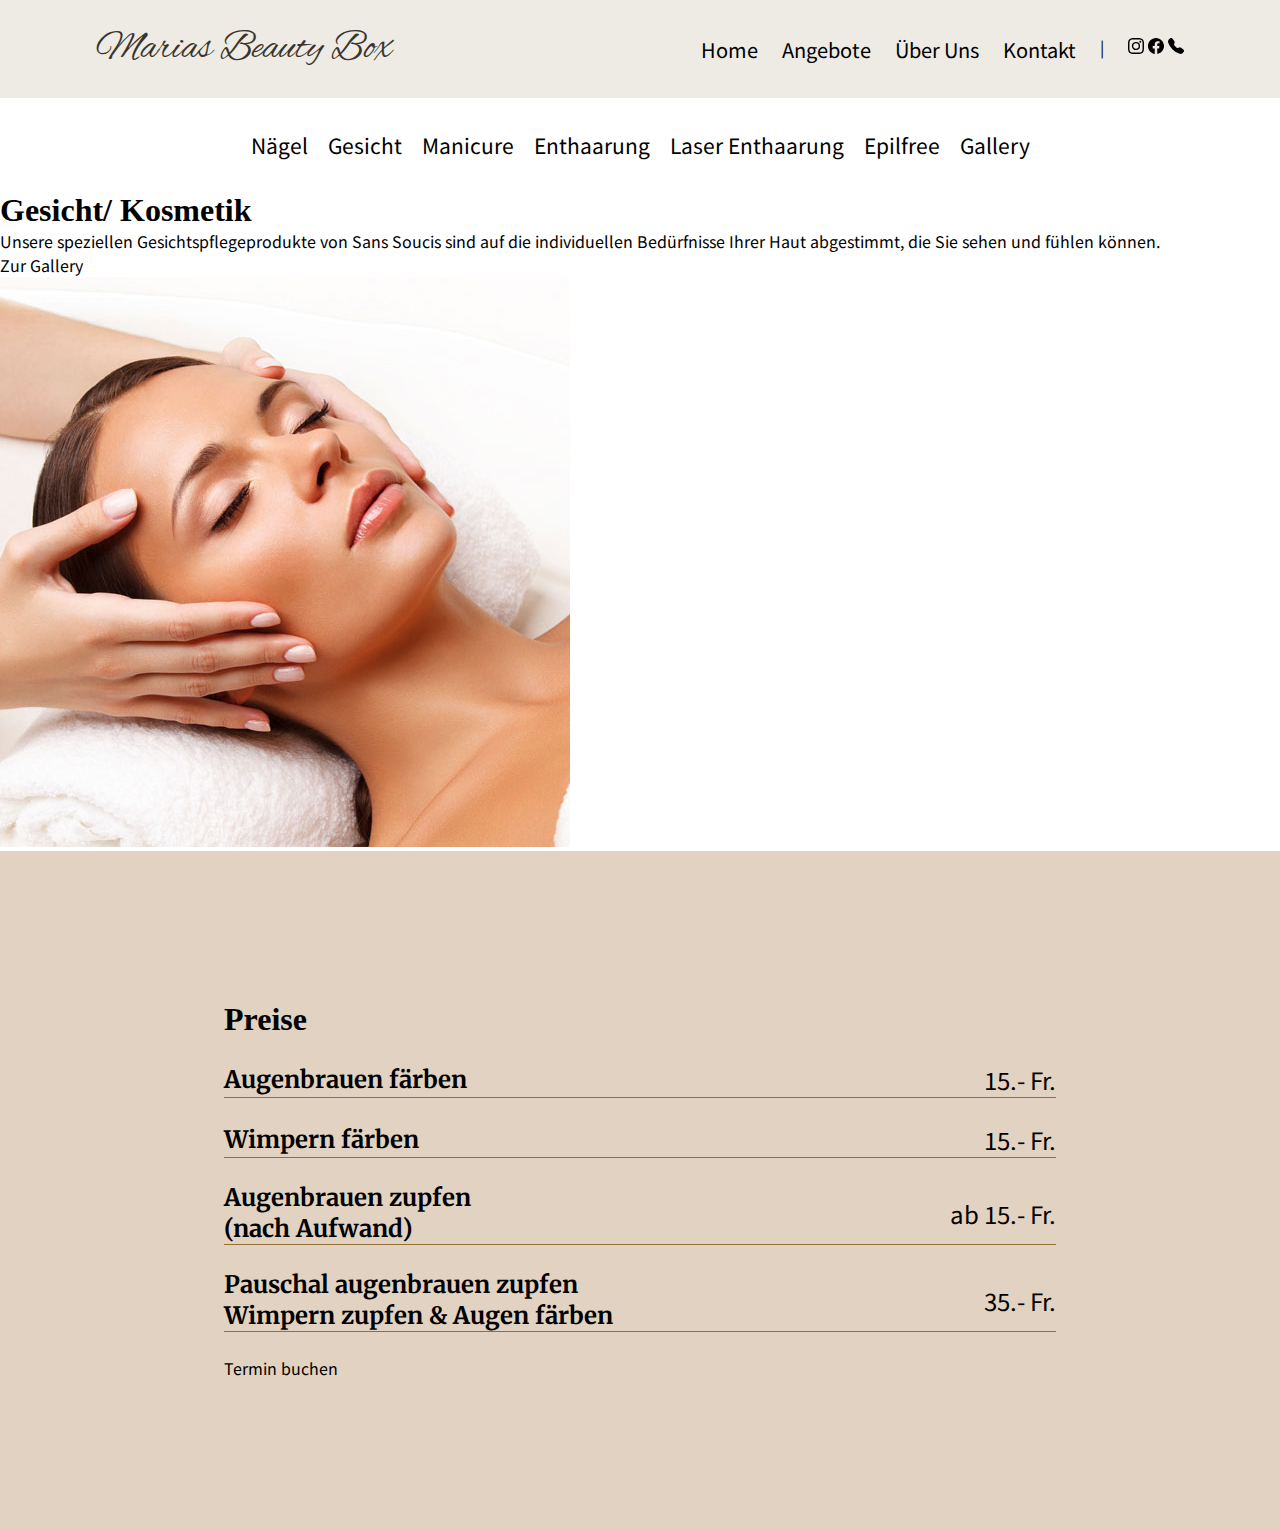
<file: gesicht.html>
<!--marias-beauty-box-->
<!DOCTYPE html>
<html lang="en">
<head>
    <meta charset="UTF-8">
    <meta name="viewport" content="width=device-width, initial-scale=1.0">
    <title>Marias-Beautybox</title>
    <link rel="stylesheet" href="gesicht.css">
    <script src="home.js" defer></script>
    

    <!--Fonts-->
    <link rel="preconnect" href="https://fonts.googleapis.com">
    <link rel="preconnect" href="https://fonts.gstatic.com" crossorigin>
    <link href="https://fonts.googleapis.com/css2?family=Alex+Brush&display=swap" rel="stylesheet">
    <link href="https://fonts.googleapis.com/css2?family=Italianno&family=Merriweather:wght@300;400;700;900&family=Noto+Sans+JP:wght@300;400;500;600;700&family=Playball&family=Poppins:ital,wght@0,100;0,200;0,300;0,400;0,700;0,900;1,500&display=swap" rel="stylesheet">

    <body>
    <main>
        <div class="navbar">
            <div class="navbar-container">
                <div class="brand-title">
                    <a href="">Marias Beauty Box</a>
                </div>
                <a href="#" class = "toggle-button">
                    <span class = "bar"></span>
                    <span class = "bar"></span>
                    <span class = "bar"></span>
                </a>
                <div class="navbar-links">
                    <ul>
                        <li><a href="index.html">Home</a></li>
                        <li class = "angebote-link"><a href="naegel.html">Angebote</a>
                            <div class = "angebote-dropdown">
                                <a href="naegel.html">Nägel</a>
                                <a href="gesicht.html">Gesicht</a>
                                <a href="manicure.html">Manicure</a>
                                <a href="enthaarung.html">Enthaarung</a>
                                <a href="laserenthaarung.html">Laser Enthaarung</a>
                                <a href="epilfree.html">Epilfree</a>
                                <a href="gallery.html">Gallery</a>
                            </div>
                        </li>
                        <li><a href="ueberuns.html">Über Uns</a></li>
                        <li><a href="contact.html">Kontakt</a></li>
                        <p>|</p>
                        <div class="nav-icons">
                        <a class = "nav-icon" target = "_blank" href="https://www.instagram.com/mariasbeautybox_prestagiacomo/"><svg xmlns="http://www.w3.org/2000/svg" width="16" height="16" fill="currentColor" class="bi bi-instagram" viewBox="0 0 16 16">
                            <path d="M8 0C5.829 0 5.556.01 4.703.048 3.85.088 3.269.222 2.76.42a3.9 3.9 0 0 0-1.417.923A3.9 3.9 0 0 0 .42 2.76C.222 3.268.087 3.85.048 4.7.01 5.555 0 5.827 0 8.001c0 2.172.01 2.444.048 3.297.04.852.174 1.433.372 1.942.205.526.478.972.923 1.417.444.445.89.719 1.416.923.51.198 1.09.333 1.942.372C5.555 15.99 5.827 16 8 16s2.444-.01 3.298-.048c.851-.04 1.434-.174 1.943-.372a3.9 3.9 0 0 0 1.416-.923c.445-.445.718-.891.923-1.417.197-.509.332-1.09.372-1.942C15.99 10.445 16 10.173 16 8s-.01-2.445-.048-3.299c-.04-.851-.175-1.433-.372-1.941a3.9 3.9 0 0 0-.923-1.417A3.9 3.9 0 0 0 13.24.42c-.51-.198-1.092-.333-1.943-.372C10.443.01 10.172 0 7.998 0zm-.717 1.442h.718c2.136 0 2.389.007 3.232.046.78.035 1.204.166 1.486.275.373.145.64.319.92.599s.453.546.598.92c.11.281.24.705.275 1.485.039.843.047 1.096.047 3.231s-.008 2.389-.047 3.232c-.035.78-.166 1.203-.275 1.485a2.5 2.5 0 0 1-.599.919c-.28.28-.546.453-.92.598-.28.11-.704.24-1.485.276-.843.038-1.096.047-3.232.047s-2.39-.009-3.233-.047c-.78-.036-1.203-.166-1.485-.276a2.5 2.5 0 0 1-.92-.598 2.5 2.5 0 0 1-.6-.92c-.109-.281-.24-.705-.275-1.485-.038-.843-.046-1.096-.046-3.233s.008-2.388.046-3.231c.036-.78.166-1.204.276-1.486.145-.373.319-.64.599-.92s.546-.453.92-.598c.282-.11.705-.24 1.485-.276.738-.034 1.024-.044 2.515-.045zm4.988 1.328a.96.96 0 1 0 0 1.92.96.96 0 0 0 0-1.92m-4.27 1.122a4.109 4.109 0 1 0 0 8.217 4.109 4.109 0 0 0 0-8.217m0 1.441a2.667 2.667 0 1 1 0 5.334 2.667 2.667 0 0 1 0-5.334"/>
                          </svg></a>
                        <a class = "nav-icon" target = "_blank" href="https://www.facebook.com/people/Marias-Beautybox/100054672720823/"><svg xmlns="http://www.w3.org/2000/svg" width="16" height="16" fill="currentColor" class="bi bi-facebook" viewBox="0 0 16 16">
                            <path d="M16 8.049c0-4.446-3.582-8.05-8-8.05C3.58 0-.002 3.603-.002 8.05c0 4.017 2.926 7.347 6.75 7.951v-5.625h-2.03V8.05H6.75V6.275c0-2.017 1.195-3.131 3.022-3.131.876 0 1.791.157 1.791.157v1.98h-1.009c-.993 0-1.303.621-1.303 1.258v1.51h2.218l-.354 2.326H9.25V16c3.824-.604 6.75-3.934 6.75-7.951"/>
                          </svg></a>
                        <a class = "nav-icon" href="tel: +41 76 429 53 73"></span><svg xmlns="http://www.w3.org/2000/svg" width="16" height="16" fill="currentColor" class="bi bi-telephone-fill" viewBox="0 0 16 16">
                            <path fill-rule="evenodd" d="M1.885.511a1.745 1.745 0 0 1 2.61.163L6.29 2.98c.329.423.445.974.315 1.494l-.547 2.19a.68.68 0 0 0 .178.643l2.457 2.457a.68.68 0 0 0 .644.178l2.189-.547a1.75 1.75 0 0 1 1.494.315l2.306 1.794c.829.645.905 1.87.163 2.611l-1.034 1.034c-.74.74-1.846 1.065-2.877.702a18.6 18.6 0 0 1-7.01-4.42 18.6 18.6 0 0 1-4.42-7.009c-.362-1.03-.037-2.137.703-2.877z"/>
                          </svg></a>
                          </a>
                        </div>
                        
                    </ul>
                </div>
            </div>
        </div>
        <div class="angebote-nav">
            <div class="angebote-nav-container">
                <a href="naegel.html">Nägel</a>
                <a class = "angebote-nav-active" href="gesicht.html">Gesicht</a>
                <a href="manicure.html">Manicure</a>
                <a href="enthaarung.html">Enthaarung</a>
                <a href="laserenthaarung.html">Laser Enthaarung</a>
                <a href="epilfree.html">Epilfree</a>
                <a href="gallery.html">Gallery</a>
            </div>
        </div>
        <div class="description">
            <div class="description-container">
                <div class="description-left">
                    <h1>Gesicht/ Kosmetik</h1>
                    <p>Unsere speziellen Gesichtspflegeprodukte von Sans Soucis sind auf die individuellen Bedürfnisse Ihrer Haut abgestimmt, die Sie sehen und fühlen können.</p>
                    <div class="description-gallery">
                        <a href="">Zur Gallery</a>
                    </div>
                </div>
                <div class="description-right">
                    <img src="img/angebot2.jpg" alt="">
                </div>
            </div>
        </div>

        <div class="price">
            <div class="price-container">
                <h1>Preise</h1>
                <div class="price-card">
                    <div class="price-left">
                        <h3>Augenbrauen färben</h3>
                    </div>
                    <div class="price-right">
                        <p>15.- Fr.</p>
                    </div>
                </div>
                <div class="price-card">
                    <div class="price-left">
                        <h3>Wimpern färben</h3>
                    </div>
                    <div class="price-right">
                        <p>15.- Fr.</p>
                    </div>
                </div>
                <div class="price-card">
                    <div class="price-left">
                        <h3>Augenbrauen zupfen</h3>
                        <h3>(nach Aufwand)</h3>
                    </div>
                    <div class="price-right">
                        <p>ab 15.- Fr.</p>
                    </div>
                </div>
                <div class="price-card">
                    <div class="price-left">
                        <h3>Pauschal augenbrauen zupfen</h3>
                        <h3>Wimpern zupfen & Augen färben</h3>
                    </div>
                    <div class="price-right">
                        <p>35.- Fr.</p>
                    </div>
                </div>
                <div class="price-termin">
                    <a href="">Termin buchen</a>
                </div>
            </div>
        </div>
    </main>
</body>
</file>
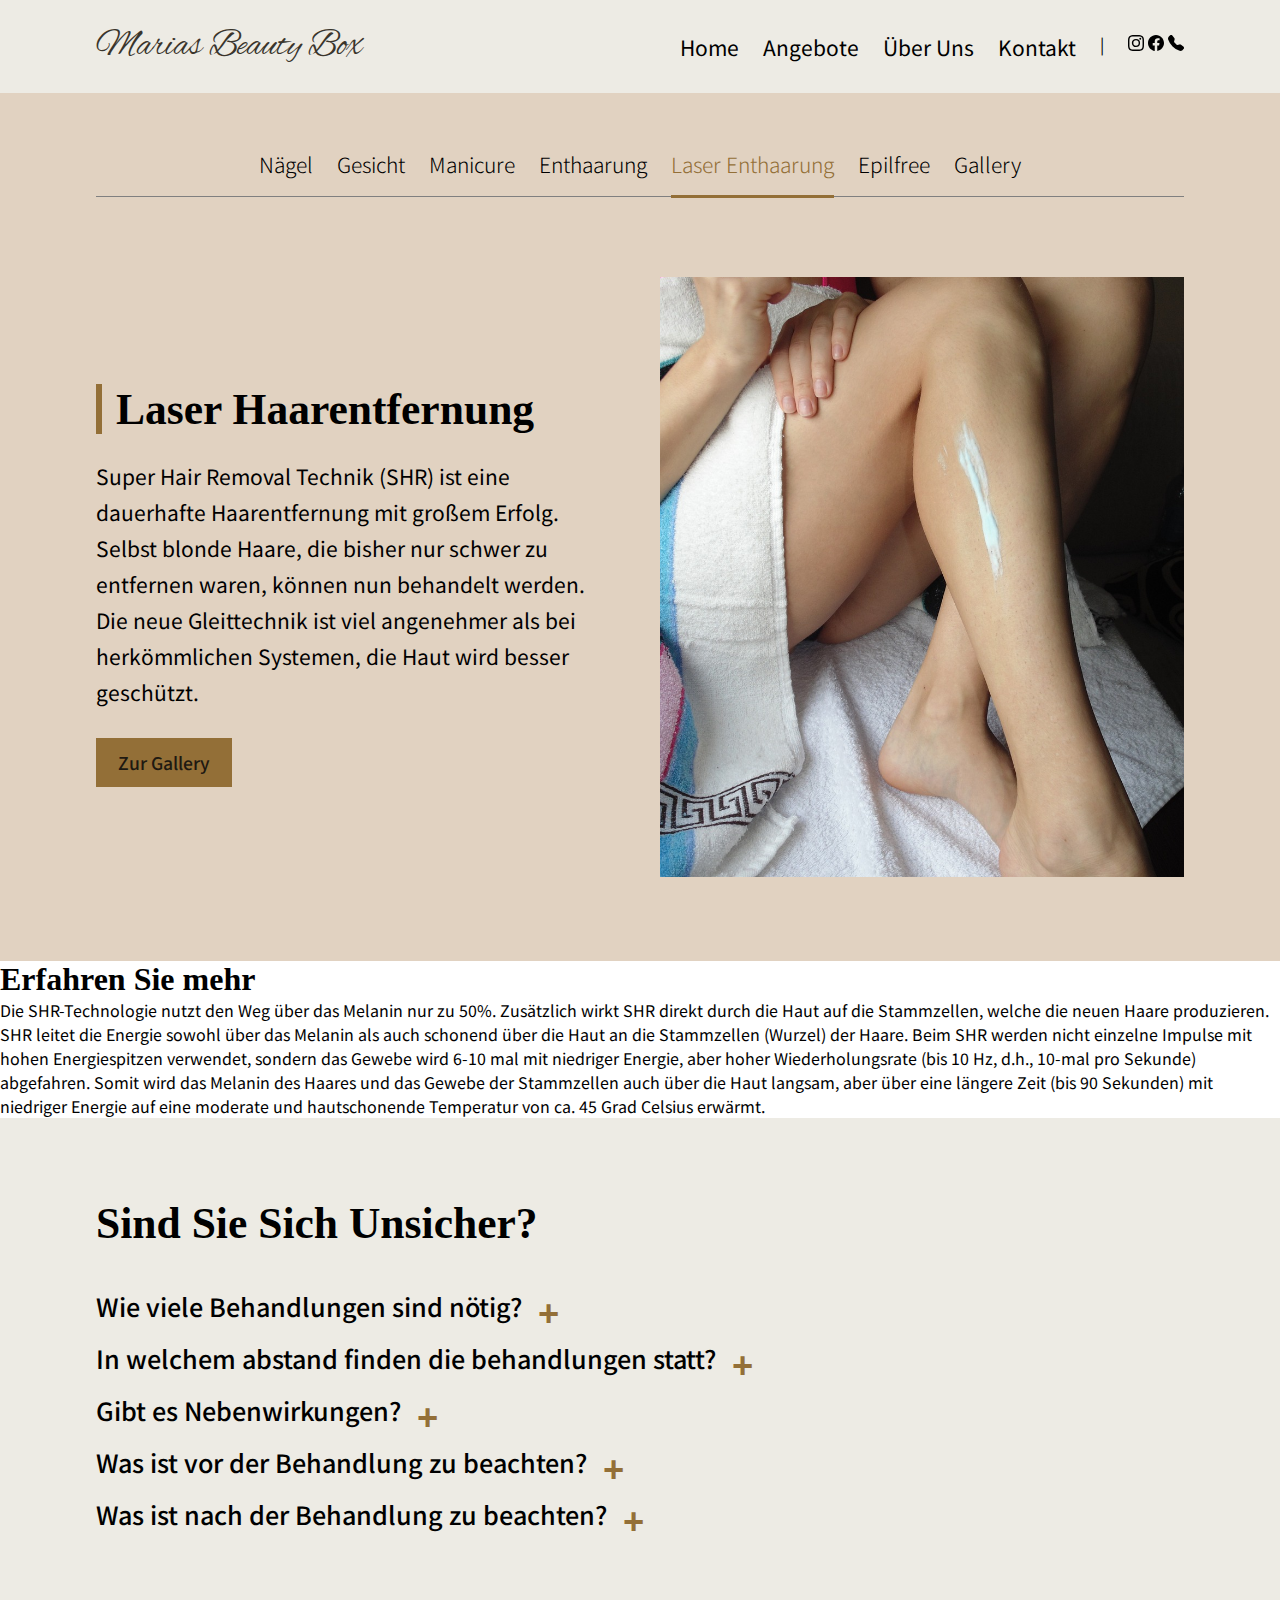
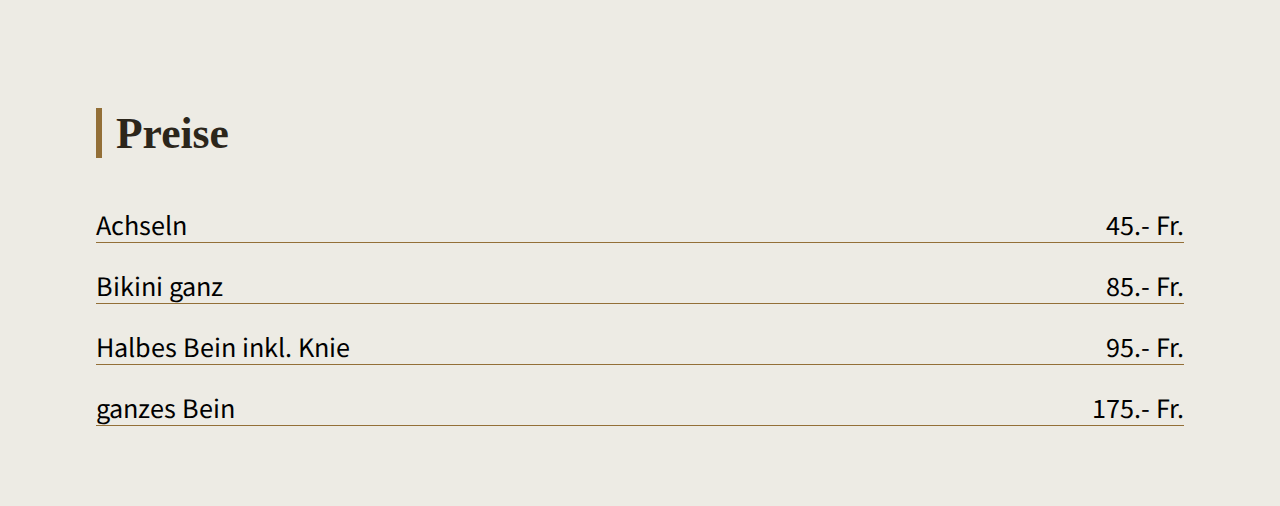
<file: laserenthaarung.html>
<!--marias-beauty-box-->
<!DOCTYPE html>
<html lang="en">
<head>
    <meta charset="UTF-8">
    <meta name="viewport" content="width=device-width, initial-scale=1.0">
    <title>Marias-Beautybox</title>
    <link rel="stylesheet" href="laserenthaarung.css">
    <script src="home.js" defer></script>
    <script src="frage.js" defer></script>    

    <!--Fonts-->
    <link rel="preconnect" href="https://fonts.googleapis.com">
    <link rel="preconnect" href="https://fonts.gstatic.com" crossorigin>
    <link href="https://fonts.googleapis.com/css2?family=Alex+Brush&display=swap" rel="stylesheet">
    <link href="https://fonts.googleapis.com/css2?family=Italianno&family=Merriweather:wght@300;400;700;900&family=Noto+Sans+JP:wght@300;400;500;600;700&family=Playball&family=Poppins:ital,wght@0,100;0,200;0,300;0,400;0,700;0,900;1,500&display=swap" rel="stylesheet">

    <body>
    <main>
        <div class="navbar">
            <div class="navbar-container">
                <div class="brand-title">
                    <a href="index.html">Marias Beauty Box</a>
                </div>
                <a href="#" class = "toggle-button">
                    <span class = "bar"></span>
                    <span class = "bar"></span>
                    <span class = "bar"></span>
                </a>
                <div class="navbar-links">
                    <ul>
                        <li><a href="index.html">Home</a></li>
                        <li class = "angebote-link"><a href="naegel.html">Angebote</a>
                            <div class = "angebote-dropdown">
                                <a href="naegel.html">Nägel</a>
                                <a href="gesicht.html">Gesicht</a>
                                <a href="manicure.html">Manicure</a>
                                <a href="enthaarung.html">Enthaarung</a>
                                <a href="laserenthaarung.html">Laser Enthaarung</a>
                                <a href="epilfree.html">Epilfree</a>
                                <a href="gallery.html">Gallery</a>
                            </div>
                        </li>
                        <li><a href="ueberuns.html">Über Uns</a></li>
                        <li><a href="contact.html">Kontakt</a></li>
                        <p>|</p>
                        <div class="nav-icons">
                        <a class = "nav-icon" target = "_blank" href="https://www.instagram.com/mariasbeautybox_prestagiacomo/"><svg xmlns="http://www.w3.org/2000/svg" width="16" height="16" fill="currentColor" class="bi bi-instagram" viewBox="0 0 16 16">
                            <path d="M8 0C5.829 0 5.556.01 4.703.048 3.85.088 3.269.222 2.76.42a3.9 3.9 0 0 0-1.417.923A3.9 3.9 0 0 0 .42 2.76C.222 3.268.087 3.85.048 4.7.01 5.555 0 5.827 0 8.001c0 2.172.01 2.444.048 3.297.04.852.174 1.433.372 1.942.205.526.478.972.923 1.417.444.445.89.719 1.416.923.51.198 1.09.333 1.942.372C5.555 15.99 5.827 16 8 16s2.444-.01 3.298-.048c.851-.04 1.434-.174 1.943-.372a3.9 3.9 0 0 0 1.416-.923c.445-.445.718-.891.923-1.417.197-.509.332-1.09.372-1.942C15.99 10.445 16 10.173 16 8s-.01-2.445-.048-3.299c-.04-.851-.175-1.433-.372-1.941a3.9 3.9 0 0 0-.923-1.417A3.9 3.9 0 0 0 13.24.42c-.51-.198-1.092-.333-1.943-.372C10.443.01 10.172 0 7.998 0zm-.717 1.442h.718c2.136 0 2.389.007 3.232.046.78.035 1.204.166 1.486.275.373.145.64.319.92.599s.453.546.598.92c.11.281.24.705.275 1.485.039.843.047 1.096.047 3.231s-.008 2.389-.047 3.232c-.035.78-.166 1.203-.275 1.485a2.5 2.5 0 0 1-.599.919c-.28.28-.546.453-.92.598-.28.11-.704.24-1.485.276-.843.038-1.096.047-3.232.047s-2.39-.009-3.233-.047c-.78-.036-1.203-.166-1.485-.276a2.5 2.5 0 0 1-.92-.598 2.5 2.5 0 0 1-.6-.92c-.109-.281-.24-.705-.275-1.485-.038-.843-.046-1.096-.046-3.233s.008-2.388.046-3.231c.036-.78.166-1.204.276-1.486.145-.373.319-.64.599-.92s.546-.453.92-.598c.282-.11.705-.24 1.485-.276.738-.034 1.024-.044 2.515-.045zm4.988 1.328a.96.96 0 1 0 0 1.92.96.96 0 0 0 0-1.92m-4.27 1.122a4.109 4.109 0 1 0 0 8.217 4.109 4.109 0 0 0 0-8.217m0 1.441a2.667 2.667 0 1 1 0 5.334 2.667 2.667 0 0 1 0-5.334"/>
                          </svg></a>
                        <a class = "nav-icon" target = "_blank" href="https://www.facebook.com/people/Marias-Beautybox/100054672720823/"><svg xmlns="http://www.w3.org/2000/svg" width="16" height="16" fill="currentColor" class="bi bi-facebook" viewBox="0 0 16 16">
                            <path d="M16 8.049c0-4.446-3.582-8.05-8-8.05C3.58 0-.002 3.603-.002 8.05c0 4.017 2.926 7.347 6.75 7.951v-5.625h-2.03V8.05H6.75V6.275c0-2.017 1.195-3.131 3.022-3.131.876 0 1.791.157 1.791.157v1.98h-1.009c-.993 0-1.303.621-1.303 1.258v1.51h2.218l-.354 2.326H9.25V16c3.824-.604 6.75-3.934 6.75-7.951"/>
                          </svg></a>
                        <a class = "nav-icon" href="tel: +41 76 429 53 73"></span><svg xmlns="http://www.w3.org/2000/svg" width="16" height="16" fill="currentColor" class="bi bi-telephone-fill" viewBox="0 0 16 16">
                            <path fill-rule="evenodd" d="M1.885.511a1.745 1.745 0 0 1 2.61.163L6.29 2.98c.329.423.445.974.315 1.494l-.547 2.19a.68.68 0 0 0 .178.643l2.457 2.457a.68.68 0 0 0 .644.178l2.189-.547a1.75 1.75 0 0 1 1.494.315l2.306 1.794c.829.645.905 1.87.163 2.611l-1.034 1.034c-.74.74-1.846 1.065-2.877.702a18.6 18.6 0 0 1-7.01-4.42 18.6 18.6 0 0 1-4.42-7.009c-.362-1.03-.037-2.137.703-2.877z"/>
                          </svg></a>
                          </a>
                        </div>
                        
                    </ul>
                </div>
            </div>
        </div>
        <div class="angebote-nav">
            <div class="angebote-nav-container">
                <a href="naegel.html">Nägel</a>
                <a href="gesicht.html">Gesicht</a>
                <a href="manicure.html">Manicure</a>
                <a href="enthaarung.html">Enthaarung</a>
                <a class = "angebote-nav-active" href="laserenthaarung.html">Laser Enthaarung</a>
                <a href="epilfree.html">Epilfree</a>
                <a href="gallery.html">Gallery</a>
            </div>
        </div>

        <div class="description">
            <div class="description-container">
                <div class="description-left">
                    <h1>Laser Haarentfernung</h1>
                    <p>Super Hair Removal Technik (SHR) ist eine dauerhafte Haarentfernung mit großem Erfolg. Selbst blonde Haare, die bisher nur schwer zu entfernen waren, können nun behandelt werden. Die neue Gleittechnik ist viel angenehmer als bei herkömmlichen Systemen, die Haut wird besser geschützt.
                        </p>
                    <div class="description-gallery">
                        <a href="">Zur Gallery</a>
                    </div>
                </div>
                <div class="description-right">
                    <img src="img/hair-removal-5670408_1280.jpg" alt="">
                </div>
            </div>
        </div>
        <div class="info">
            <div class="info-container">
                <h1>Erfahren Sie mehr</h1>
                <p>Die SHR-Technologie nutzt den Weg über das Melanin nur zu 50%. Zusätzlich wirkt SHR direkt durch die Haut auf die Stammzellen, welche die neuen Haare produzieren. SHR leitet die Energie sowohl über das Melanin als auch schonend über die Haut an die Stammzellen (Wurzel) der Haare. Beim SHR werden nicht einzelne Impulse mit hohen Energiespitzen verwendet, sondern das Gewebe wird 6-10 mal mit niedriger Energie, aber hoher Wiederholungsrate (bis 10 Hz, d.h., 10-mal pro Sekunde) abgefahren. Somit wird das Melanin des Haares und das Gewebe der Stammzellen auch über die Haut langsam, aber über eine längere Zeit (bis 90 Sekunden) mit niedriger Energie auf eine moderate und hautschonende Temperatur von ca. 45 Grad Celsius erwärmt.</p>
            </div>
        </div>
        <div class="frage">
            <div class="frage-container">
                <h1>Sind Sie Sich Unsicher?</h1>
                <div class="frage-card">
                    <div class="frage-closed">
                        <h3>Wie viele Behandlungen sind nötig?</h3>
                        <button class = "reveal1">+</button>
                    </div>
                    <div class="frage-antwort">
                        <p class = "antwort1">Im durchschnitt 8-10 Behandlungen
                            ca. 3-5% der Leute reagieren leider auf gar keine permanente Enthaarungsmethode.
                    </div>
                </div>
                <div class="frage-card">
                    <div class="frage-closed">
                        <h3>In welchem abstand finden die behandlungen statt?</h3>
                        <button class = "reveal2">+</button>
                    </div>
                    <div class="frage-antwort">
                        <p class = "antwort2">Der ideale Abstand zwischen den Behandlungen ist ca. 6-8 wochen. Da diese dem Zyklus des Haarwachstums entspricht.</p>
                    </div>
                </div>
                <div class="frage-card">
                    <div class="frage-closed">
                        <h3>Gibt es Nebenwirkungen?</h3>
                        <button class = "reveal3">+</button>
                    </div>
                    <div class="frage-antwort">
                        <p class = "antwort3">Einige Körperteile reagieren empfindlicher als andere und es kann zu Rötungen der Haut kommen. Diese Rötung geht normalerweise nach einigen Stunden zurück, kann aber auch die Intensität eines Sonnenbrandes haben und einige Tage bleiben.</p>
                    </div>
                </div>
                <div class="frage-card">
                    <div class="frage-closed">
                        <h3>Was ist vor der Behandlung zu beachten?</h3>
                        <button class = "reveal4">+</button>
                    </div>
                    <div class="frage-antwort">
                        <p class = "antwort4">Zupfen oder Wachsen Sie die Haare 6 Wochen vor der Behandlung nicht. Rasieren ist erlaubt. Rasieren sie sich bitte einen Tag vor der Behandlung</p>
                    </div>
                </div>
                <div class="frage-card">
                    <div class="frage-closed">
                        <h3>Was ist nach der Behandlung zu beachten?</h3>
                        <button class = "reveal5">+</button>
                    </div>
                    <div class="frage-antwort">
                        <p class = "antwort5">Der natürliche Sonnenschutz der Haut ist nach der intensiven Lichtbehandlung stark reduziert. Tragen Sie mindestens eine Woche lang einen Sonnenblock (lsf 30-50) auf.
                            Die Haare fallen erst nach 1 bis 5 Wochen aus. Zupfen sie die Haare nicht aus, rasieren ist erlaubt.</p>
                    </div>
                </div>
            </div>
        </div>
        <div class="price">
            <div class="price-container">
                <h1>Preise</h1>
                <div class="price-card">
                    <div class="price-left">
                        <h3>Achseln</h3>
                    </div>
                    <div class="price-right">
                        <p>45.- Fr.</p>
                    </div>
                </div>
                <div class="price-card">
                    <div class="price-left">
                        <h3>Bikini ganz</h3>
                    </div>
                    <div class="price-right">
                        <p>85.- Fr.</p>
                    </div>
                </div>
                <div class="price-card">
                    <div class="price-left">
                        <h3>Halbes Bein inkl. Knie</h3>
                    </div>
                    <div class="price-right">
                        <p>95.- Fr.</p>
                    </div>
                </div>
                <div class="price-card">
                    <div class="price-left">
                        <h3>ganzes Bein</h3>
                    </div>
                    <div class="price-right">
                        <p>175.- Fr.</p>
                    </div>
                </div>
            </div>
        </div>
    </main>
</body>
</file>
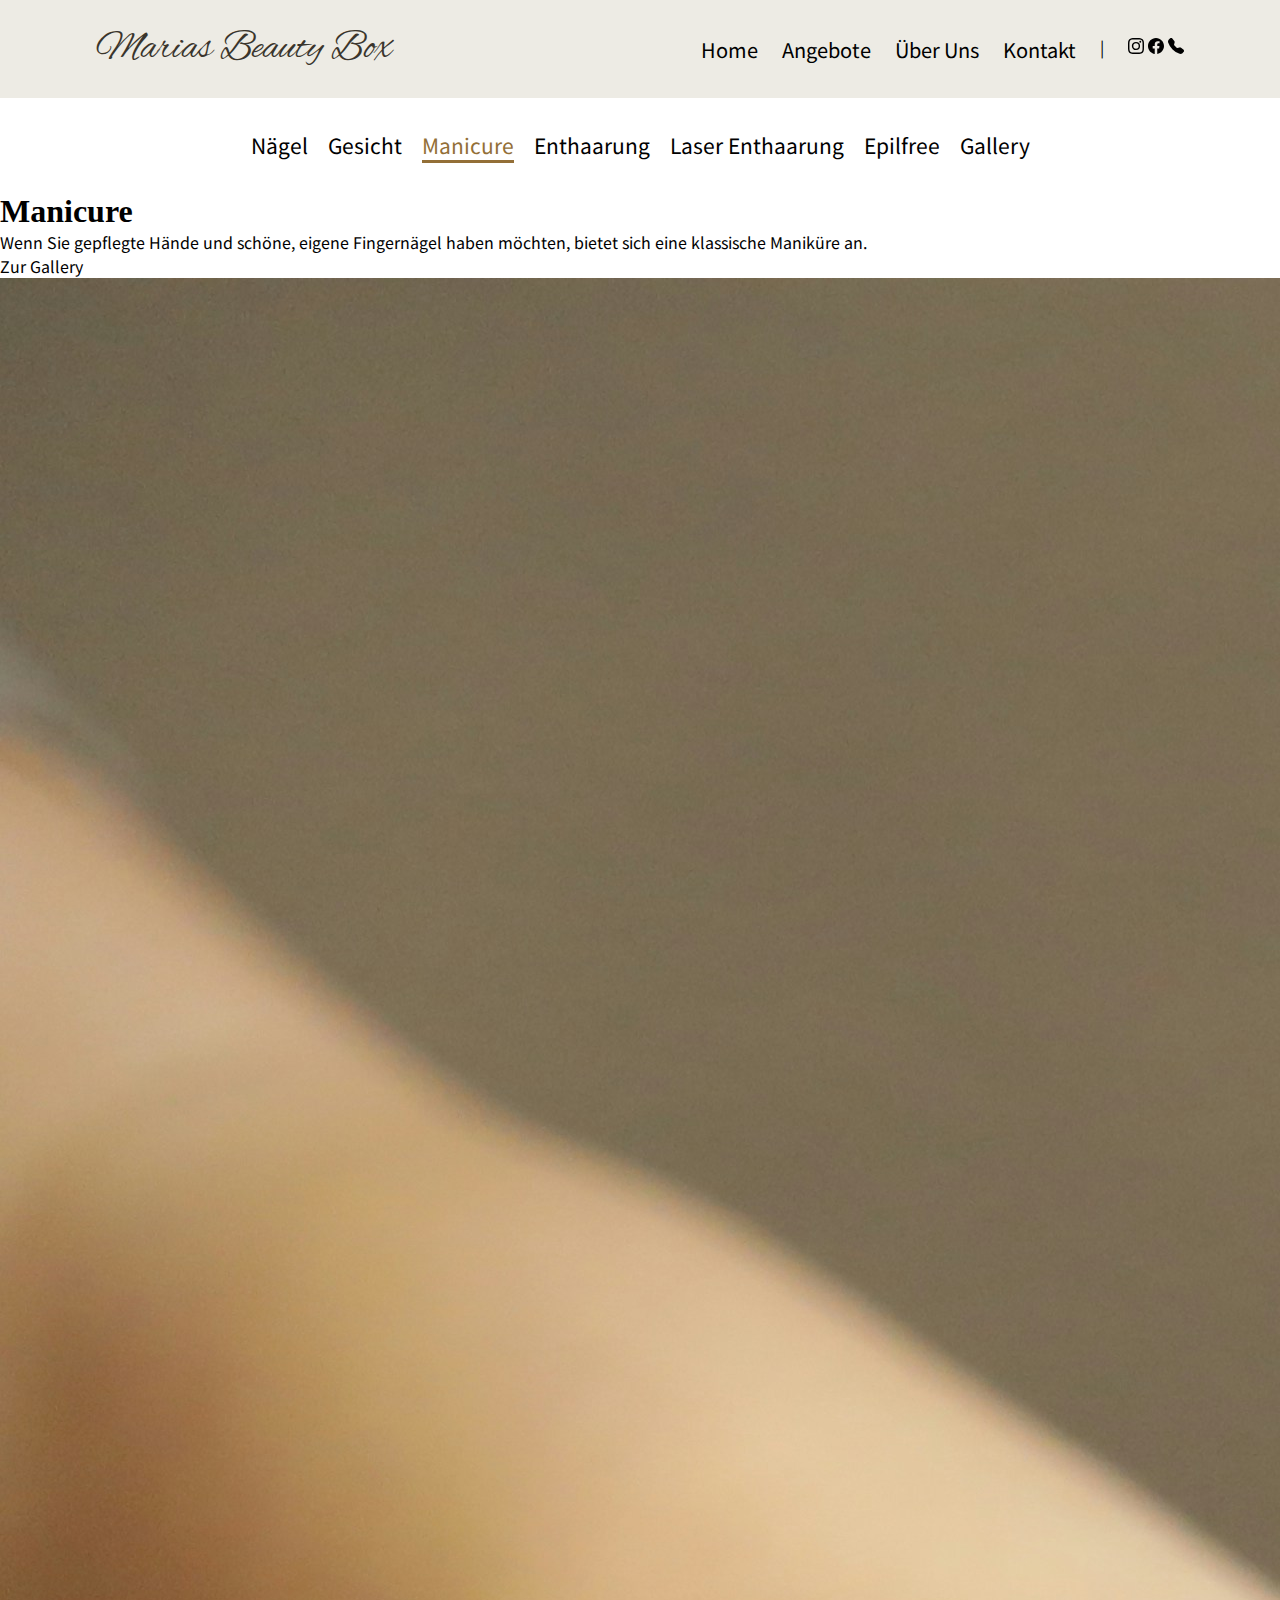
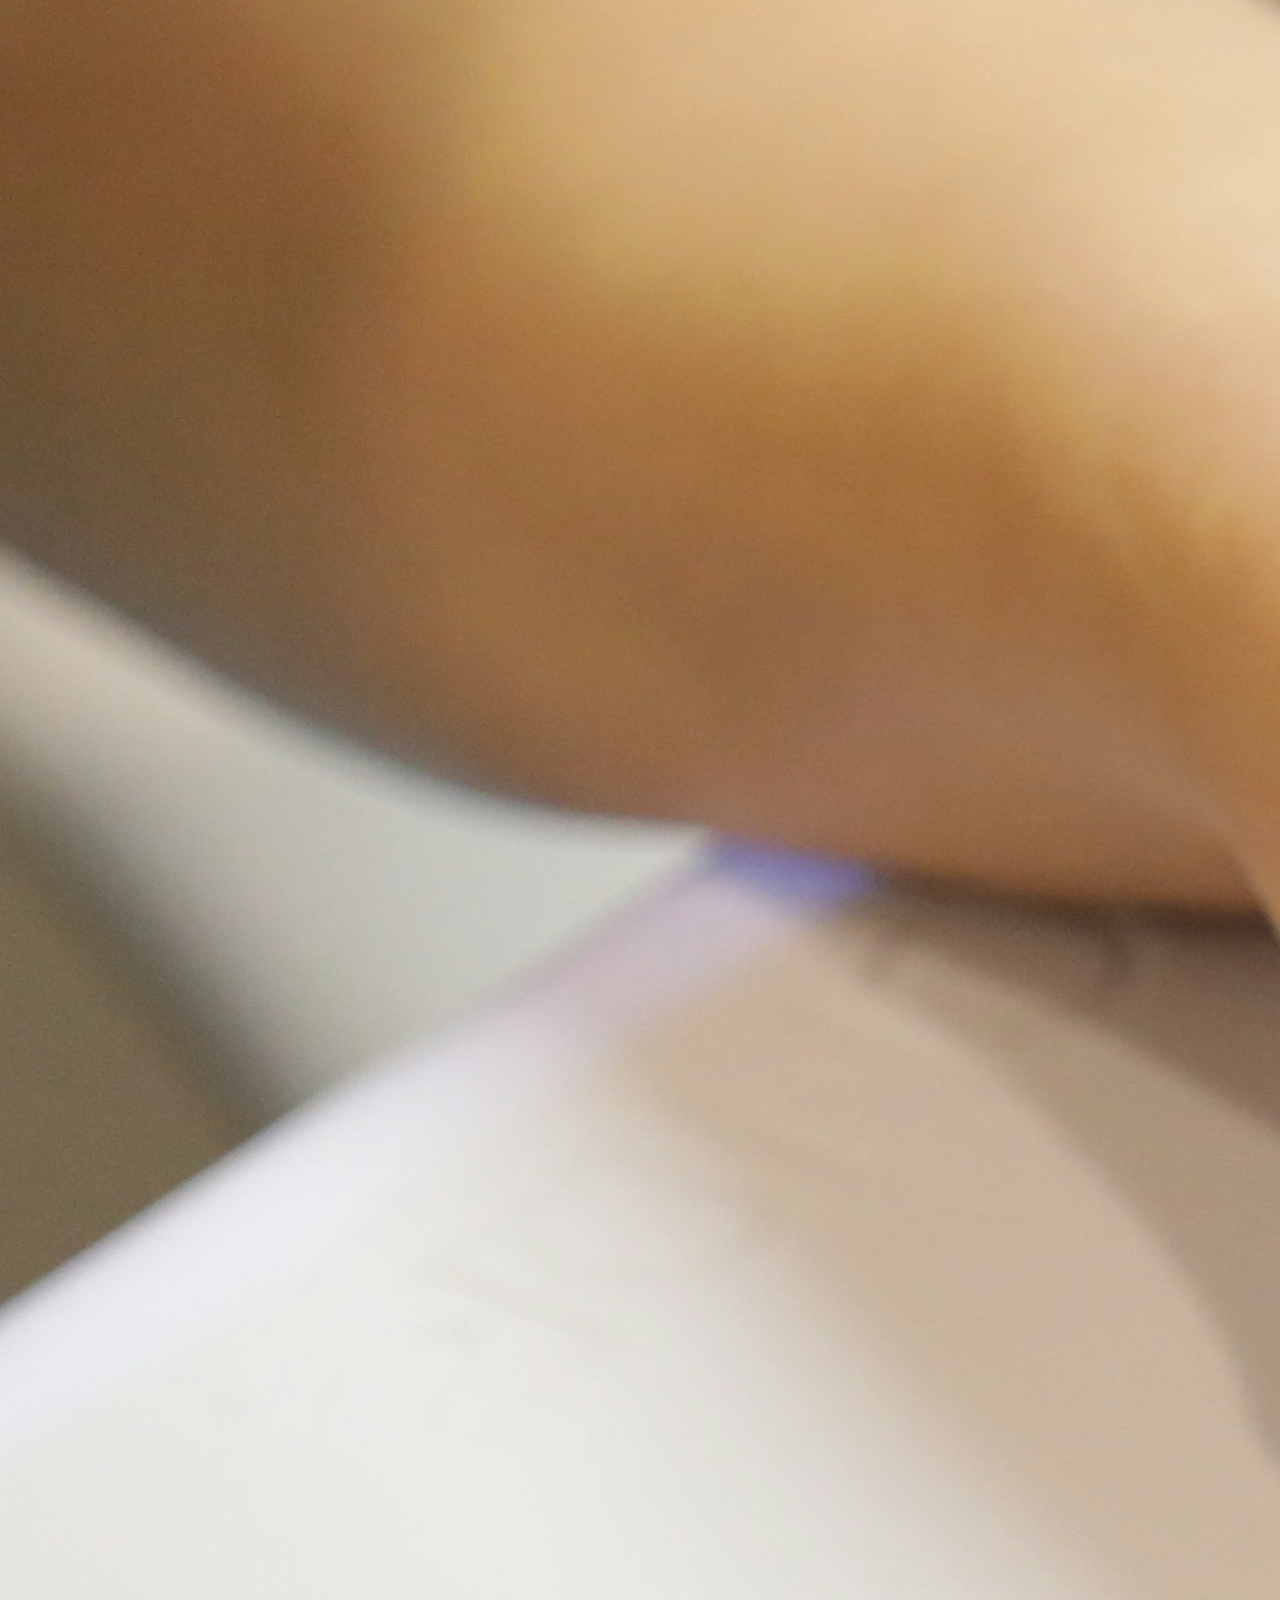
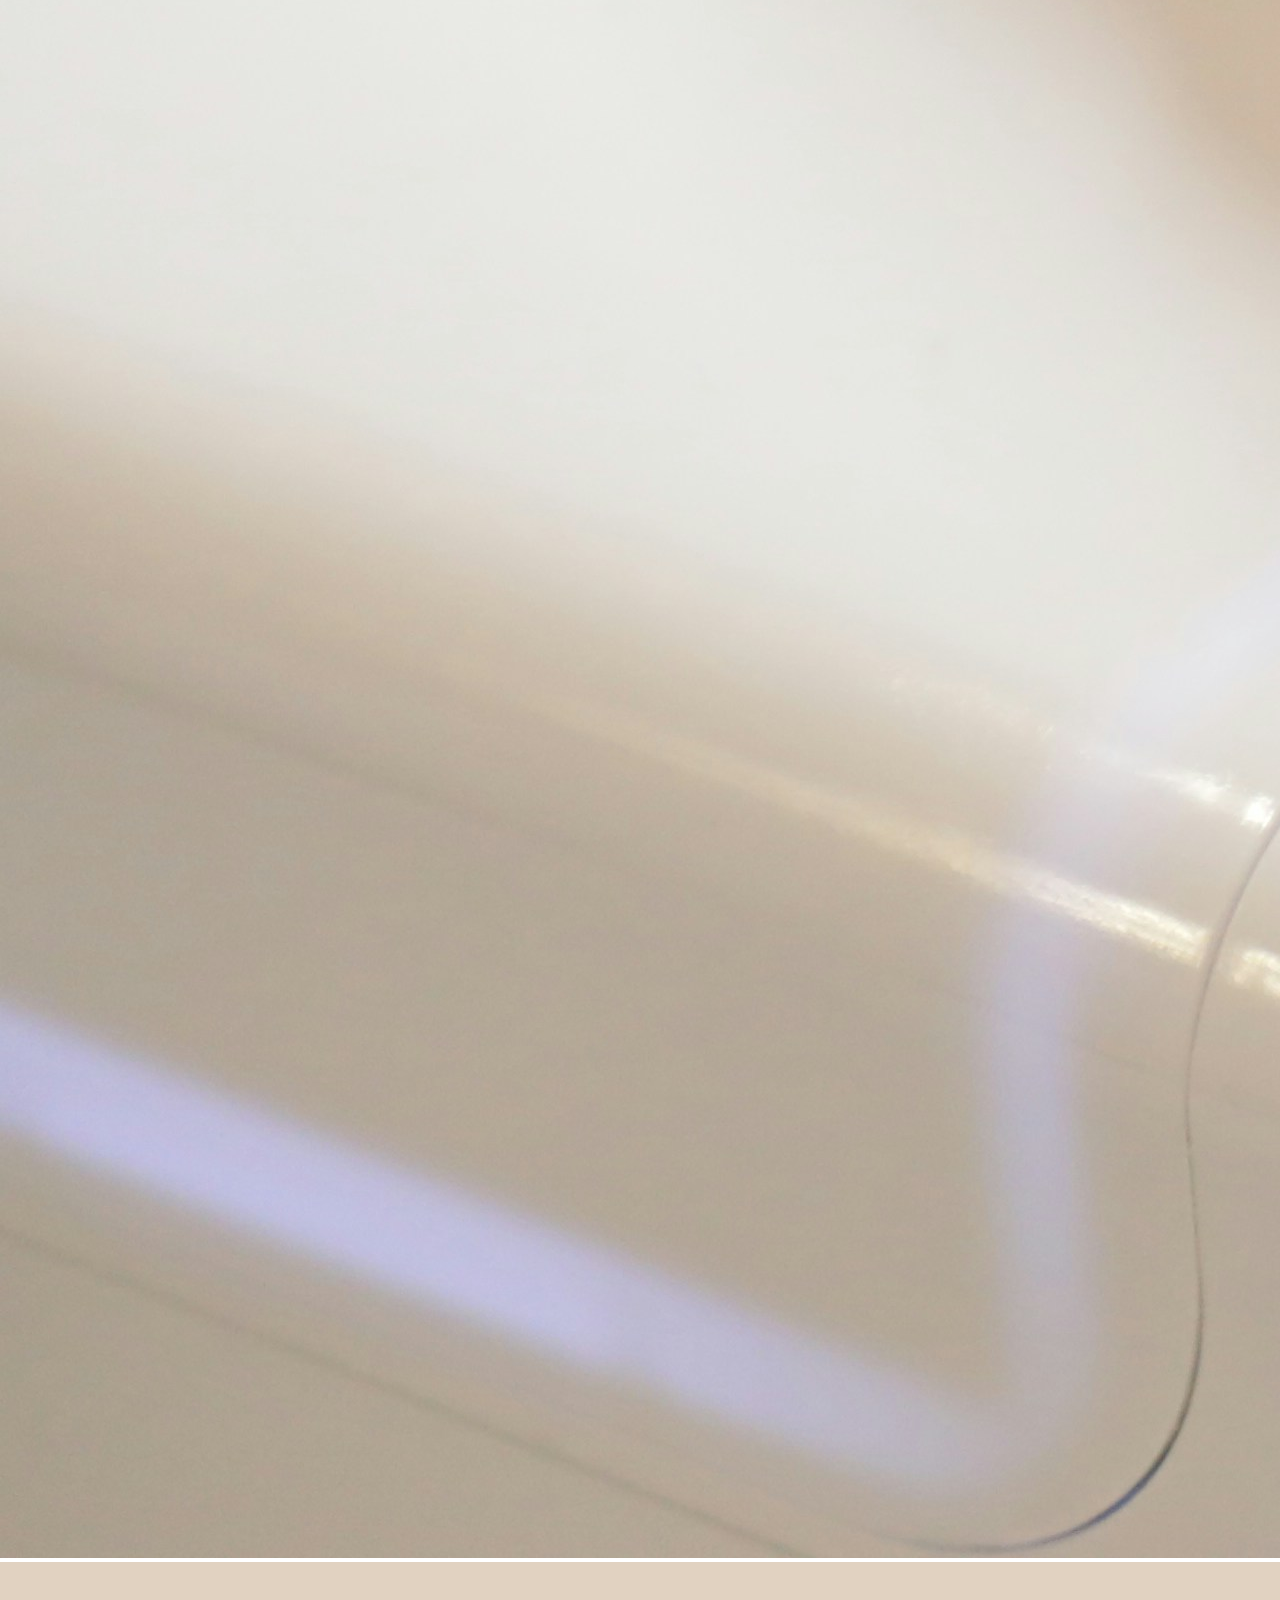
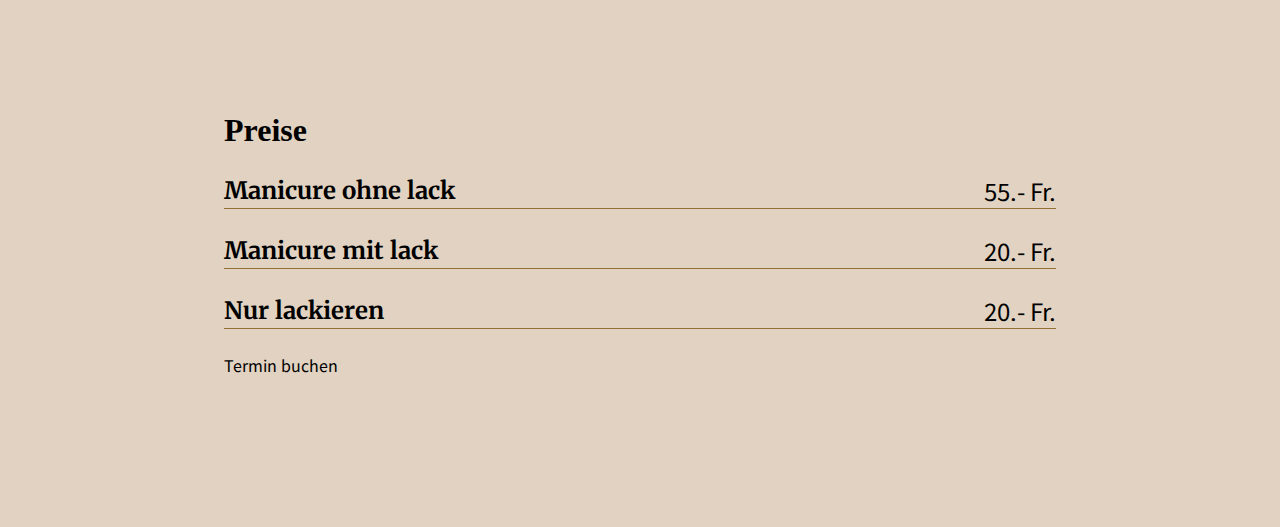
<file: manicure.html>
<!--mariasbeauty-box-->
<!DOCTYPE html>
<html lang="en">
<head>
    <meta charset="UTF-8">
    <meta name="viewport" content="width=device-width, initial-scale=1.0">
    <title>Marias-Beautybox</title>
    <link rel="stylesheet" href="manicure.css">
    <script src="home.js" defer></script>
    

    <!--Fonts-->
    <link rel="preconnect" href="https://fonts.googleapis.com">
    <link rel="preconnect" href="https://fonts.gstatic.com" crossorigin>
    <link href="https://fonts.googleapis.com/css2?family=Alex+Brush&display=swap" rel="stylesheet">
    <link href="https://fonts.googleapis.com/css2?family=Italianno&family=Merriweather:wght@300;400;700;900&family=Noto+Sans+JP:wght@300;400;500;600;700&family=Playball&family=Poppins:ital,wght@0,100;0,200;0,300;0,400;0,700;0,900;1,500&display=swap" rel="stylesheet">

    <body>
    <main>
        <div class="navbar">
            <div class="navbar-container">
                <div class="brand-title">
                    <a href="index.html">Marias Beauty Box</a>
                </div>
                <a href="#" class = "toggle-button">
                    <span class = "bar"></span>
                    <span class = "bar"></span>
                    <span class = "bar"></span>
                </a>
                <div class="navbar-links">
                    <ul>
                        <li><a href="index.html">Home</a></li>
                        <li class = "angebote-link"><a href="naegel.html">Angebote</a>
                            <div class = "angebote-dropdown">
                                <a href="naegel.html">Nägel</a>
                                <a href="gesicht.html">Gesicht</a>
                                <a href="manicure.html">Manicure</a>
                                <a href="enthaarung.html">Enthaarung</a>
                                <a href="laserenthaarung.html">Laser Enthaarung</a>
                                <a href="epilfree.html">Epilfree</a>
                                <a href="gallery.html">Gallery</a>
                            </div>
                        </li>
                        <li><a href="ueberuns.html">Über Uns</a></li>
                        <li><a href="contact.html">Kontakt</a></li>
                        <p>|</p>
                        <div class="nav-icons">
                        <a class = "nav-icon" target = "_blank" href="https://www.instagram.com/mariasbeautybox_prestagiacomo/"><svg xmlns="http://www.w3.org/2000/svg" width="16" height="16" fill="currentColor" class="bi bi-instagram" viewBox="0 0 16 16">
                            <path d="M8 0C5.829 0 5.556.01 4.703.048 3.85.088 3.269.222 2.76.42a3.9 3.9 0 0 0-1.417.923A3.9 3.9 0 0 0 .42 2.76C.222 3.268.087 3.85.048 4.7.01 5.555 0 5.827 0 8.001c0 2.172.01 2.444.048 3.297.04.852.174 1.433.372 1.942.205.526.478.972.923 1.417.444.445.89.719 1.416.923.51.198 1.09.333 1.942.372C5.555 15.99 5.827 16 8 16s2.444-.01 3.298-.048c.851-.04 1.434-.174 1.943-.372a3.9 3.9 0 0 0 1.416-.923c.445-.445.718-.891.923-1.417.197-.509.332-1.09.372-1.942C15.99 10.445 16 10.173 16 8s-.01-2.445-.048-3.299c-.04-.851-.175-1.433-.372-1.941a3.9 3.9 0 0 0-.923-1.417A3.9 3.9 0 0 0 13.24.42c-.51-.198-1.092-.333-1.943-.372C10.443.01 10.172 0 7.998 0zm-.717 1.442h.718c2.136 0 2.389.007 3.232.046.78.035 1.204.166 1.486.275.373.145.64.319.92.599s.453.546.598.92c.11.281.24.705.275 1.485.039.843.047 1.096.047 3.231s-.008 2.389-.047 3.232c-.035.78-.166 1.203-.275 1.485a2.5 2.5 0 0 1-.599.919c-.28.28-.546.453-.92.598-.28.11-.704.24-1.485.276-.843.038-1.096.047-3.232.047s-2.39-.009-3.233-.047c-.78-.036-1.203-.166-1.485-.276a2.5 2.5 0 0 1-.92-.598 2.5 2.5 0 0 1-.6-.92c-.109-.281-.24-.705-.275-1.485-.038-.843-.046-1.096-.046-3.233s.008-2.388.046-3.231c.036-.78.166-1.204.276-1.486.145-.373.319-.64.599-.92s.546-.453.92-.598c.282-.11.705-.24 1.485-.276.738-.034 1.024-.044 2.515-.045zm4.988 1.328a.96.96 0 1 0 0 1.92.96.96 0 0 0 0-1.92m-4.27 1.122a4.109 4.109 0 1 0 0 8.217 4.109 4.109 0 0 0 0-8.217m0 1.441a2.667 2.667 0 1 1 0 5.334 2.667 2.667 0 0 1 0-5.334"/>
                          </svg></a>
                        <a class = "nav-icon" target = "_blank" href="https://www.facebook.com/people/Marias-Beautybox/100054672720823/"><svg xmlns="http://www.w3.org/2000/svg" width="16" height="16" fill="currentColor" class="bi bi-facebook" viewBox="0 0 16 16">
                            <path d="M16 8.049c0-4.446-3.582-8.05-8-8.05C3.58 0-.002 3.603-.002 8.05c0 4.017 2.926 7.347 6.75 7.951v-5.625h-2.03V8.05H6.75V6.275c0-2.017 1.195-3.131 3.022-3.131.876 0 1.791.157 1.791.157v1.98h-1.009c-.993 0-1.303.621-1.303 1.258v1.51h2.218l-.354 2.326H9.25V16c3.824-.604 6.75-3.934 6.75-7.951"/>
                          </svg></a>
                        <a class = "nav-icon" href="tel: +41 76 429 53 73"></span><svg xmlns="http://www.w3.org/2000/svg" width="16" height="16" fill="currentColor" class="bi bi-telephone-fill" viewBox="0 0 16 16">
                            <path fill-rule="evenodd" d="M1.885.511a1.745 1.745 0 0 1 2.61.163L6.29 2.98c.329.423.445.974.315 1.494l-.547 2.19a.68.68 0 0 0 .178.643l2.457 2.457a.68.68 0 0 0 .644.178l2.189-.547a1.75 1.75 0 0 1 1.494.315l2.306 1.794c.829.645.905 1.87.163 2.611l-1.034 1.034c-.74.74-1.846 1.065-2.877.702a18.6 18.6 0 0 1-7.01-4.42 18.6 18.6 0 0 1-4.42-7.009c-.362-1.03-.037-2.137.703-2.877z"/>
                          </svg></a>
                          </a>
                        </div>
                        
                    </ul>
                </div>
            </div>
        </div>
        <div class="angebote-nav">
            <div class="angebote-nav-container">
                <a href="naegel.html">Nägel</a>
                <a href="gesicht.html">Gesicht</a>
                <a class = "angebote-nav-active" href="manicure.html">Manicure</a>
                <a href="enthaarung.html">Enthaarung</a>
                <a href="laserenthaarung.html">Laser Enthaarung</a>
                <a href="epilfree.html">Epilfree</a>
                <a href="gallery.html">Gallery</a>
            </div>
        </div>
        <div class="description">
            <div class="description-container">
                <div class="description-left">
                    <h1>Manicure</h1>
                    <p>Wenn Sie gepflegte Hände und schöne, eigene Fingernägel haben möchten, bietet sich eine klassische Maniküre an.</p>
                    <div class="description-gallery">
                        <a href="">Zur Gallery</a>
                    </div>
                </div>
                <div class="description-right">
                    <img src="img/manicure.jpg" alt="">
                </div>
            </div>
        </div>

        <div class="price">
            <div class="price-container">
                <h1>Preise</h1>
                <div class="price-card">
                    <div class="price-left">
                        <h3>Manicure ohne lack</h3>
                    </div>
                    <div class="price-right">
                        <p>55.- Fr.</p>
                    </div>
                </div>
                <div class="price-card">
                    <div class="price-left">
                        <h3>Manicure mit lack</h3>
                    </div>
                    <div class="price-right">
                        <p>20.- Fr.</p>
                    </div>
                </div>
                <div class="price-card">
                    <div class="price-left">
                        <h3>Nur lackieren</h3>
                    </div>
                    <div class="price-right">
                        <p>20.- Fr.</p>
                    </div>
                </div>
                <div class="price-termin">
                    <a href="">Termin buchen</a>
                </div>
            </div>
        </div>
    </main>
</body>
</file>
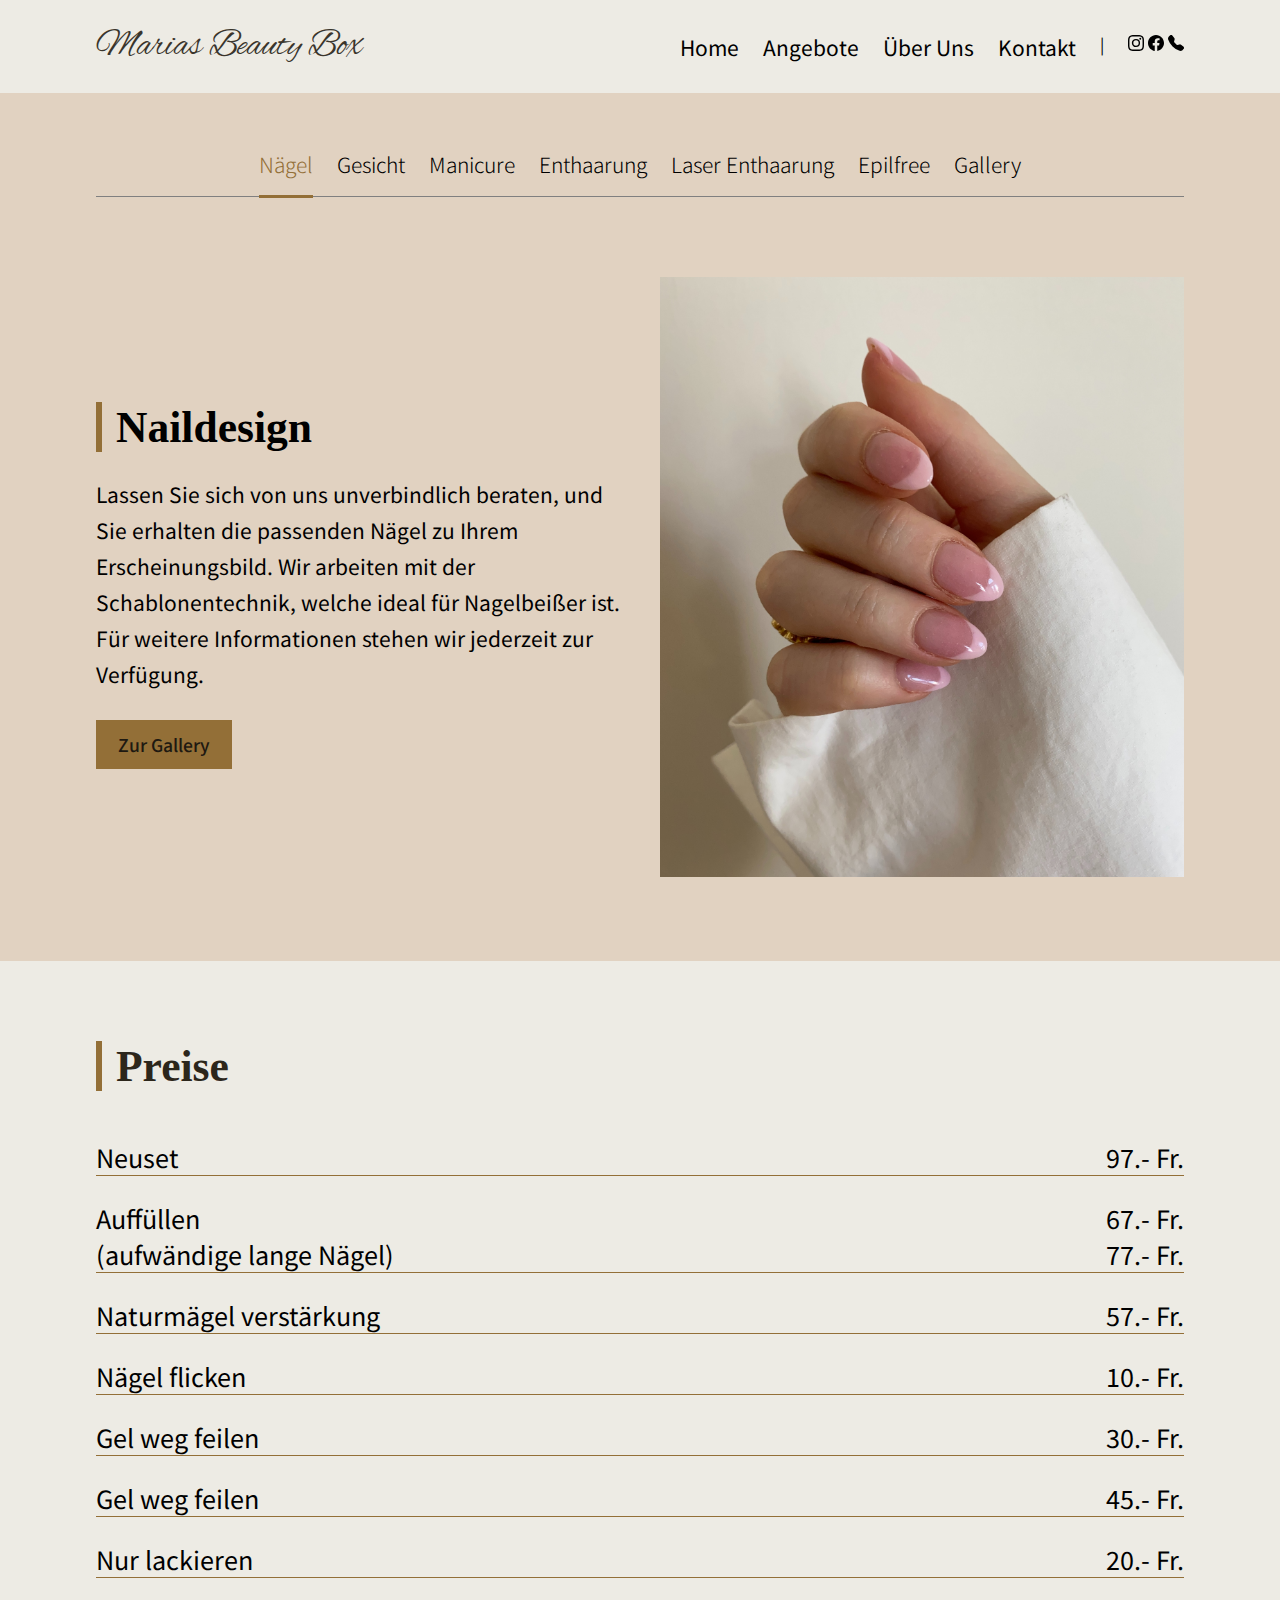
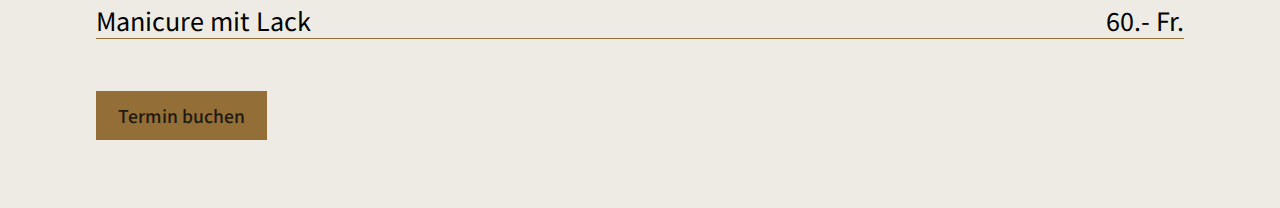
<file: naegel.html>
<!--marias-beauty-box-->
<!DOCTYPE html>
<html lang="en">
<head>
    <meta charset="UTF-8">
    <meta name="viewport" content="width=device-width, initial-scale=1.0">
    <title>Marias-Beautybox</title>
    <link rel="stylesheet" href="naegel.css">
    <script src="home.js" defer></script>
    

    <!--Fonts-->
    <link rel="preconnect" href="https://fonts.googleapis.com">
    <link rel="preconnect" href="https://fonts.gstatic.com" crossorigin>
    <link href="https://fonts.googleapis.com/css2?family=Alex+Brush&display=swap" rel="stylesheet">
    <link href="https://fonts.googleapis.com/css2?family=Italianno&family=Merriweather:wght@300;400;700;900&family=Noto+Sans+JP:wght@300;400;500;600;700&family=Playball&family=Poppins:ital,wght@0,100;0,200;0,300;0,400;0,700;0,900;1,500&display=swap" rel="stylesheet">

    <body>
    <main>
        <div class="navbar">
            <div class="navbar-container">
                <div class="brand-title">
                    <a href="index.html">Marias Beauty Box</a>
                </div>
                <a href="#" class = "toggle-button">
                    <span class = "bar"></span>
                    <span class = "bar"></span>
                    <span class = "bar"></span>
                </a>
                <div class="navbar-links">
                    <ul>
                        <li><a href="index.html">Home</a></li>
                        <li class = "angebote-link"><a href="naegel.html">Angebote</a>
                            <div class = "angebote-dropdown">
                                <a href="naegel.html">Nägel</a>
                                <a href="gesicht.html">Gesicht</a>
                                <a href="manicure.html">Manicure</a>
                                <a href="enthaarung.html">Enthaarung</a>
                                <a href="laserenthaarung.html">Laser Enthaarung</a>
                                <a href="epilfree.html">Epilfree</a>
                                <a href="gallery.html">Gallery</a>
                            </div>
                        </li>
                        <li><a href="ueberuns.html">Über Uns</a></li>
                        <li><a href="contact.html">Kontakt</a></li>
                        <p>|</p>
                        <div class="nav-icons">
                        <a class = "nav-icon" target = "_blank" href="https://www.instagram.com/mariasbeautybox_prestagiacomo/"><svg xmlns="http://www.w3.org/2000/svg" width="16" height="16" fill="currentColor" class="bi bi-instagram" viewBox="0 0 16 16">
                            <path d="M8 0C5.829 0 5.556.01 4.703.048 3.85.088 3.269.222 2.76.42a3.9 3.9 0 0 0-1.417.923A3.9 3.9 0 0 0 .42 2.76C.222 3.268.087 3.85.048 4.7.01 5.555 0 5.827 0 8.001c0 2.172.01 2.444.048 3.297.04.852.174 1.433.372 1.942.205.526.478.972.923 1.417.444.445.89.719 1.416.923.51.198 1.09.333 1.942.372C5.555 15.99 5.827 16 8 16s2.444-.01 3.298-.048c.851-.04 1.434-.174 1.943-.372a3.9 3.9 0 0 0 1.416-.923c.445-.445.718-.891.923-1.417.197-.509.332-1.09.372-1.942C15.99 10.445 16 10.173 16 8s-.01-2.445-.048-3.299c-.04-.851-.175-1.433-.372-1.941a3.9 3.9 0 0 0-.923-1.417A3.9 3.9 0 0 0 13.24.42c-.51-.198-1.092-.333-1.943-.372C10.443.01 10.172 0 7.998 0zm-.717 1.442h.718c2.136 0 2.389.007 3.232.046.78.035 1.204.166 1.486.275.373.145.64.319.92.599s.453.546.598.92c.11.281.24.705.275 1.485.039.843.047 1.096.047 3.231s-.008 2.389-.047 3.232c-.035.78-.166 1.203-.275 1.485a2.5 2.5 0 0 1-.599.919c-.28.28-.546.453-.92.598-.28.11-.704.24-1.485.276-.843.038-1.096.047-3.232.047s-2.39-.009-3.233-.047c-.78-.036-1.203-.166-1.485-.276a2.5 2.5 0 0 1-.92-.598 2.5 2.5 0 0 1-.6-.92c-.109-.281-.24-.705-.275-1.485-.038-.843-.046-1.096-.046-3.233s.008-2.388.046-3.231c.036-.78.166-1.204.276-1.486.145-.373.319-.64.599-.92s.546-.453.92-.598c.282-.11.705-.24 1.485-.276.738-.034 1.024-.044 2.515-.045zm4.988 1.328a.96.96 0 1 0 0 1.92.96.96 0 0 0 0-1.92m-4.27 1.122a4.109 4.109 0 1 0 0 8.217 4.109 4.109 0 0 0 0-8.217m0 1.441a2.667 2.667 0 1 1 0 5.334 2.667 2.667 0 0 1 0-5.334"/>
                          </svg></a>
                        <a class = "nav-icon" target = "_blank" href="https://www.facebook.com/people/Marias-Beautybox/100054672720823/"><svg xmlns="http://www.w3.org/2000/svg" width="16" height="16" fill="currentColor" class="bi bi-facebook" viewBox="0 0 16 16">
                            <path d="M16 8.049c0-4.446-3.582-8.05-8-8.05C3.58 0-.002 3.603-.002 8.05c0 4.017 2.926 7.347 6.75 7.951v-5.625h-2.03V8.05H6.75V6.275c0-2.017 1.195-3.131 3.022-3.131.876 0 1.791.157 1.791.157v1.98h-1.009c-.993 0-1.303.621-1.303 1.258v1.51h2.218l-.354 2.326H9.25V16c3.824-.604 6.75-3.934 6.75-7.951"/>
                          </svg></a>
                        <a class = "nav-icon" href="tel: +41 76 429 53 73"></span><svg xmlns="http://www.w3.org/2000/svg" width="16" height="16" fill="currentColor" class="bi bi-telephone-fill" viewBox="0 0 16 16">
                            <path fill-rule="evenodd" d="M1.885.511a1.745 1.745 0 0 1 2.61.163L6.29 2.98c.329.423.445.974.315 1.494l-.547 2.19a.68.68 0 0 0 .178.643l2.457 2.457a.68.68 0 0 0 .644.178l2.189-.547a1.75 1.75 0 0 1 1.494.315l2.306 1.794c.829.645.905 1.87.163 2.611l-1.034 1.034c-.74.74-1.846 1.065-2.877.702a18.6 18.6 0 0 1-7.01-4.42 18.6 18.6 0 0 1-4.42-7.009c-.362-1.03-.037-2.137.703-2.877z"/>
                          </svg></a>
                          </a>
                        </div>
                        
                    </ul>
                </div>
            </div>
        </div>
        <div class="angebote-nav">
            <div class="angebote-nav-container">
                <a class = "angebote-nav-active" href="naegel.html">Nägel</a>
                <a href="gesicht.html">Gesicht</a>
                <a href="manicure.html">Manicure</a>
                <a href="enthaarung.html">Enthaarung</a>
                <a href="laserenthaarung.html">Laser Enthaarung</a>
                <a href="epilfree.html">Epilfree</a>
                <a href="gallery.html">Gallery</a>
            </div>
        </div>
        <div class="description">
            <div class="description-container">
                <div class="description-left">
                    <h1>Naildesign</h1>
                    <p>Lassen Sie sich von uns unverbindlich beraten, und Sie erhalten die passenden Nägel zu Ihrem Erscheinungsbild. Wir arbeiten mit der Schablonentechnik, welche ideal für Nagelbeißer ist. Für weitere Informationen stehen wir jederzeit zur Verfügung.</p>
                    <div class="description-gallery">
                        <a href="">Zur Gallery</a>
                    </div>
                </div>
                <div class="description-right">
                    <img src="img/naildesign.jpg" alt="">
                </div>
            </div>
        </div>
        <div class="price">
            <div class="price-container">
                <h1>Preise</h1>
                <div class="price-card">
                    <div class="price-left">
                        <h3>Neuset</h3>
                    </div>
                    <div class="price-right">
                        <p>97.- Fr.</p>
                    </div>
                </div>
                <div class="price-card">
                    <div class="price-left">
                        <h3>Auffüllen</h3>
                        <h3>(aufwändige lange Nägel)</h3>
                    </div>
                    <div class="price-right">
                        <p>67.- Fr.</p>
                        <p>77.- Fr.</p>
                    </div>
                </div>
                <div class="price-card">
                    <div class="price-left">
                        <h3>Naturmägel verstärkung</h3>
                    </div>
                    <div class="price-right">
                        <p>57.- Fr.</p>
                    </div>
                </div>
                <div class="price-card">
                    <div class="price-left">
                        <h3>Nägel flicken</h3>
                    </div>
                    <div class="price-right">
                        <p>10.- Fr.</p>
                    </div>
                </div>
                <div class="price-card">
                    <div class="price-left">
                        <h3>Gel weg feilen</h3>
                    </div>
                    <div class="price-right">
                        <p>30.- Fr.</p>
                    </div>
                </div>
                <div class="price-card">
                    <div class="price-left">
                        <h3>Gel weg feilen</h3>
                    </div>
                    <div class="price-right">
                        <p>45.- Fr.</p>
                    </div>
                </div>
                <div class="price-card">
                    <div class="price-left">
                        <h3>Nur lackieren</h3>
                    </div>
                    <div class="price-right">
                        <p>20.- Fr.</p>
                    </div>
                </div>
                <div class="price-card">
                    <div class="price-left">
                        <h3>Manicure mit Lack</h3>
                    </div>
                    <div class="price-right">
                        <p>60.- Fr.</p>
                    </div>
                </div>
                <div class="price-termin">
                    <a href="">Termin buchen</a>
                </div>
            </div>
        </div>
    </main>
</body>
</file>
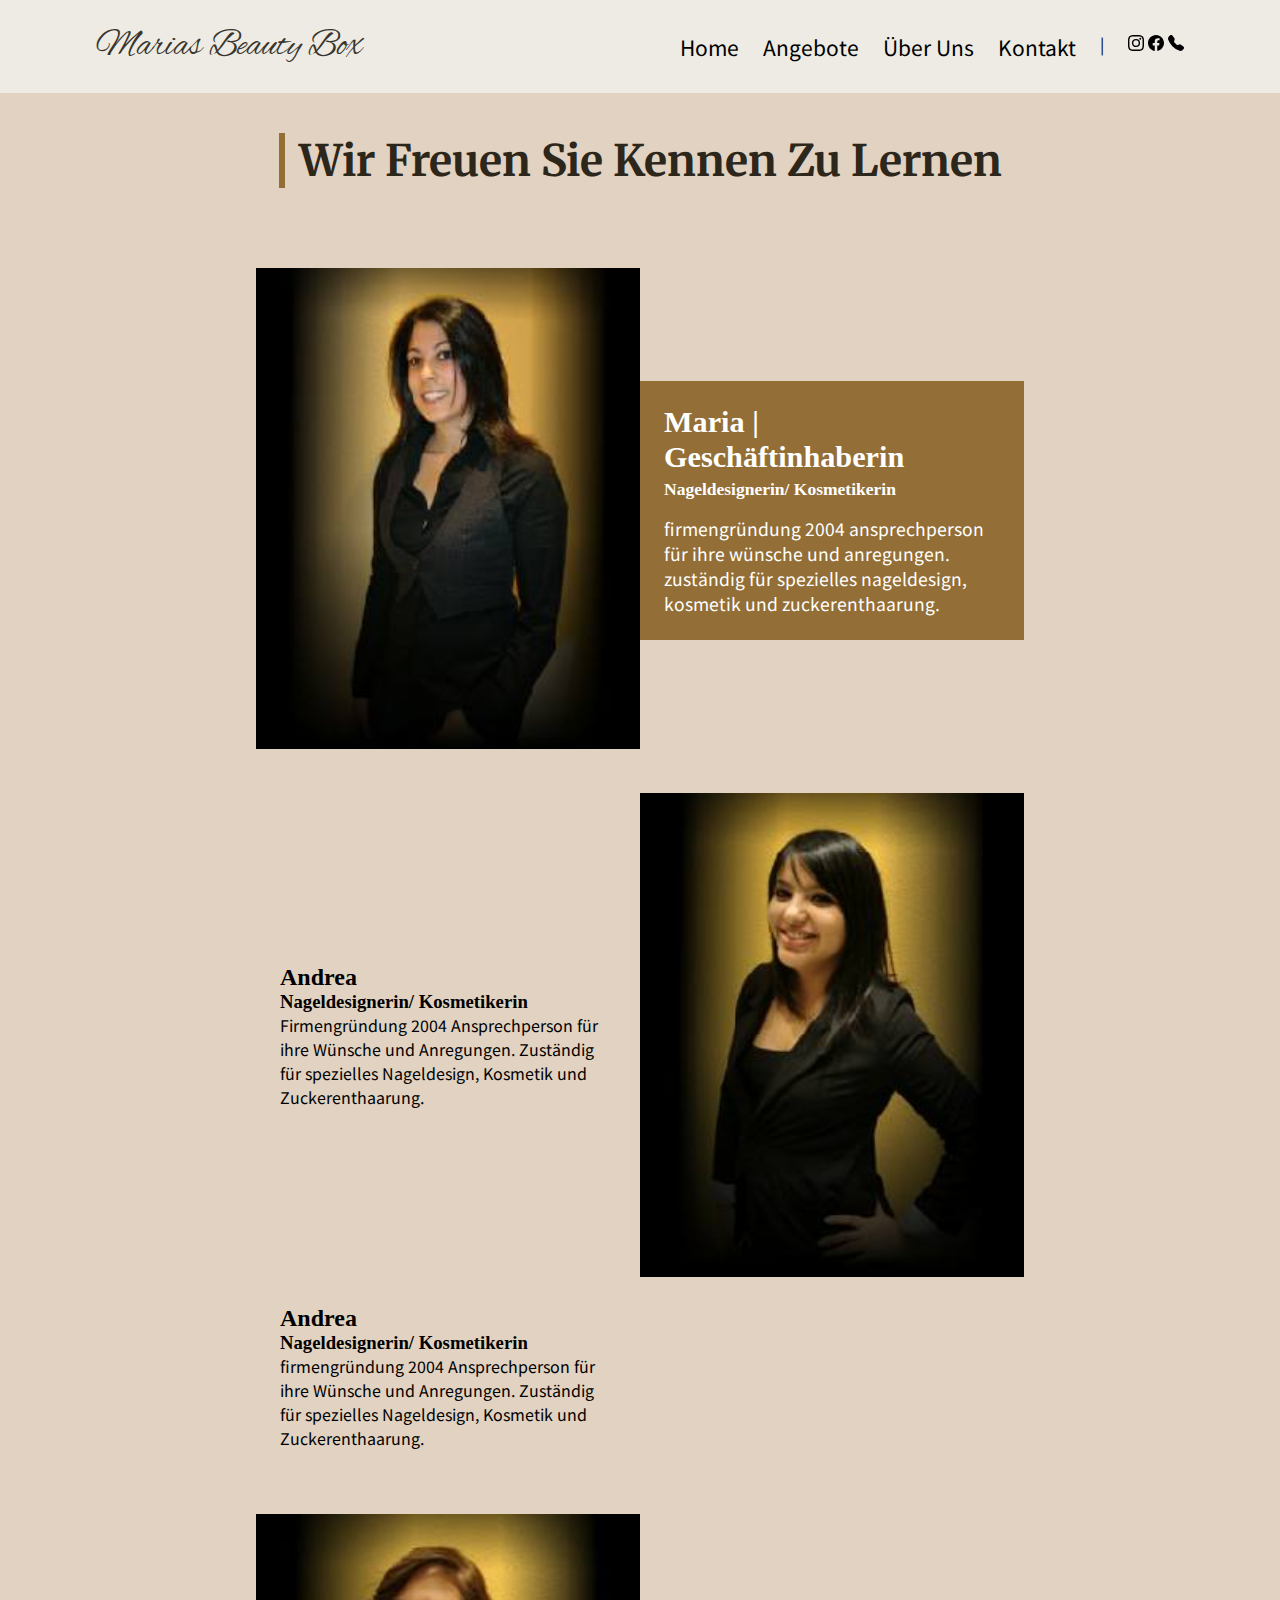
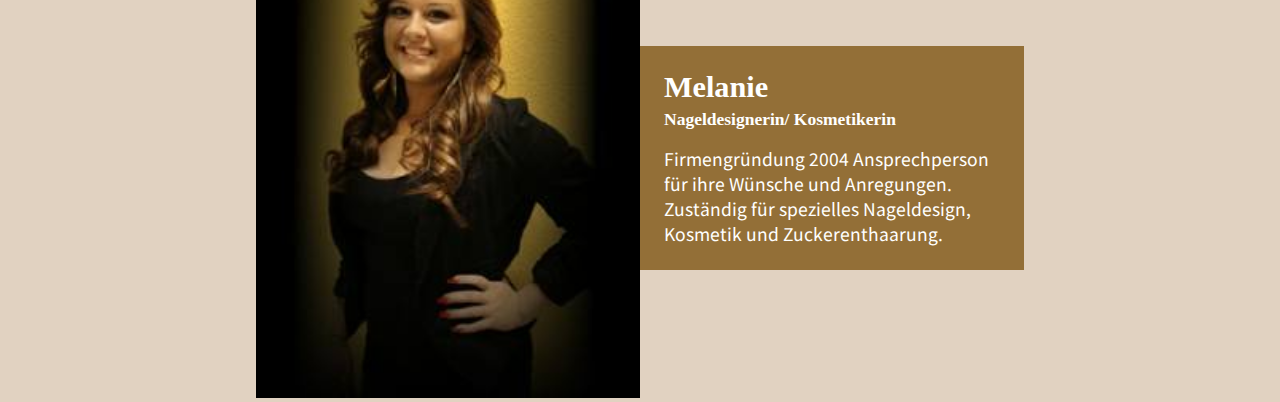
<file: ueberuns.html>
<!--marias-beauty-box-->
<!DOCTYPE html>
<html lang="en">
<head>
    <meta charset="UTF-8">
    <meta name="viewport" content="width=device-width, initial-scale=1.0">
    <title>Marias-Beautybox</title>
    <link rel="stylesheet" href="ueberuns.css">
    <script src="home.js" defer></script>
    

    <!--Fonts-->
    <link rel="preconnect" href="https://fonts.googleapis.com">
    <link rel="preconnect" href="https://fonts.gstatic.com" crossorigin>
    <link href="https://fonts.googleapis.com/css2?family=Alex+Brush&display=swap" rel="stylesheet">
    <link href="https://fonts.googleapis.com/css2?family=Italianno&family=Merriweather:wght@300;400;700;900&family=Noto+Sans+JP:wght@300;400;500;600;700&family=Playball&family=Poppins:ital,wght@0,100;0,200;0,300;0,400;0,700;0,900;1,500&display=swap" rel="stylesheet">

    <body>
    <main>
        <div class="navbar">
            <div class="navbar-container">
                <div class="brand-title">
                    <a href="index.html">Marias Beauty Box</a>
                </div>
                <a href="#" class = "toggle-button">
                    <span class = "bar"></span>
                    <span class = "bar"></span>
                    <span class = "bar"></span>
                </a>
                <div class="navbar-links">
                    <ul>
                        <li><a href="index.html">Home</a></li>
                        <li class = "angebote-link"><a href="naegel.html">Angebote</a>
                            <div class = "angebote-dropdown">
                                <a href="naegel.html">Nägel</a>
                                <a href="gesicht.html">Gesicht</a>
                                <a href="manicure.html">Manicure</a>
                                <a href="enthaarung.html">Enthaarung</a>
                                <a href="laserenthaarung.html">Laser Enthaarung</a>
                                <a href="epilfree.html">Epilfree</a>
                                <a href="gallery.html">Gallery</a>
                            </div>
                        </li>
                        <li><a href="ueberuns.html">Über Uns</a></li>
                        <li><a href="contact.html">Kontakt</a></li>
                        <p>|</p>
                        <div class="nav-icons">
                        <a class = "nav-icon" target = "_blank" href="https://www.instagram.com/mariasbeautybox_prestagiacomo/"><svg xmlns="http://www.w3.org/2000/svg" width="16" height="16" fill="currentColor" class="bi bi-instagram" viewBox="0 0 16 16">
                            <path d="M8 0C5.829 0 5.556.01 4.703.048 3.85.088 3.269.222 2.76.42a3.9 3.9 0 0 0-1.417.923A3.9 3.9 0 0 0 .42 2.76C.222 3.268.087 3.85.048 4.7.01 5.555 0 5.827 0 8.001c0 2.172.01 2.444.048 3.297.04.852.174 1.433.372 1.942.205.526.478.972.923 1.417.444.445.89.719 1.416.923.51.198 1.09.333 1.942.372C5.555 15.99 5.827 16 8 16s2.444-.01 3.298-.048c.851-.04 1.434-.174 1.943-.372a3.9 3.9 0 0 0 1.416-.923c.445-.445.718-.891.923-1.417.197-.509.332-1.09.372-1.942C15.99 10.445 16 10.173 16 8s-.01-2.445-.048-3.299c-.04-.851-.175-1.433-.372-1.941a3.9 3.9 0 0 0-.923-1.417A3.9 3.9 0 0 0 13.24.42c-.51-.198-1.092-.333-1.943-.372C10.443.01 10.172 0 7.998 0zm-.717 1.442h.718c2.136 0 2.389.007 3.232.046.78.035 1.204.166 1.486.275.373.145.64.319.92.599s.453.546.598.92c.11.281.24.705.275 1.485.039.843.047 1.096.047 3.231s-.008 2.389-.047 3.232c-.035.78-.166 1.203-.275 1.485a2.5 2.5 0 0 1-.599.919c-.28.28-.546.453-.92.598-.28.11-.704.24-1.485.276-.843.038-1.096.047-3.232.047s-2.39-.009-3.233-.047c-.78-.036-1.203-.166-1.485-.276a2.5 2.5 0 0 1-.92-.598 2.5 2.5 0 0 1-.6-.92c-.109-.281-.24-.705-.275-1.485-.038-.843-.046-1.096-.046-3.233s.008-2.388.046-3.231c.036-.78.166-1.204.276-1.486.145-.373.319-.64.599-.92s.546-.453.92-.598c.282-.11.705-.24 1.485-.276.738-.034 1.024-.044 2.515-.045zm4.988 1.328a.96.96 0 1 0 0 1.92.96.96 0 0 0 0-1.92m-4.27 1.122a4.109 4.109 0 1 0 0 8.217 4.109 4.109 0 0 0 0-8.217m0 1.441a2.667 2.667 0 1 1 0 5.334 2.667 2.667 0 0 1 0-5.334"/>
                          </svg></a>
                        <a class = "nav-icon" target = "_blank" href="https://www.facebook.com/people/Marias-Beautybox/100054672720823/"><svg xmlns="http://www.w3.org/2000/svg" width="16" height="16" fill="currentColor" class="bi bi-facebook" viewBox="0 0 16 16">
                            <path d="M16 8.049c0-4.446-3.582-8.05-8-8.05C3.58 0-.002 3.603-.002 8.05c0 4.017 2.926 7.347 6.75 7.951v-5.625h-2.03V8.05H6.75V6.275c0-2.017 1.195-3.131 3.022-3.131.876 0 1.791.157 1.791.157v1.98h-1.009c-.993 0-1.303.621-1.303 1.258v1.51h2.218l-.354 2.326H9.25V16c3.824-.604 6.75-3.934 6.75-7.951"/>
                          </svg></a>
                        <a class = "nav-icon" href="tel: +41 76 429 53 73"></span><svg xmlns="http://www.w3.org/2000/svg" width="16" height="16" fill="currentColor" class="bi bi-telephone-fill" viewBox="0 0 16 16">
                            <path fill-rule="evenodd" d="M1.885.511a1.745 1.745 0 0 1 2.61.163L6.29 2.98c.329.423.445.974.315 1.494l-.547 2.19a.68.68 0 0 0 .178.643l2.457 2.457a.68.68 0 0 0 .644.178l2.189-.547a1.75 1.75 0 0 1 1.494.315l2.306 1.794c.829.645.905 1.87.163 2.611l-1.034 1.034c-.74.74-1.846 1.065-2.877.702a18.6 18.6 0 0 1-7.01-4.42 18.6 18.6 0 0 1-4.42-7.009c-.362-1.03-.037-2.137.703-2.877z"/>
                          </svg></a>
                          </a>
                        </div>
                        
                    </ul>
                </div>
            </div>
        </div>
        <div class="team">
            <div class="team-container">
                <div class="team-header">
                    <h1>Wir Freuen Sie Kennen Zu Lernen</h1>
                </div>
                <div class="team-card">
                    <div class="team-left">
                        <img src="img/team1.jpg" alt="">
                    </div>
                    <div class="team-right">
                        <div class="right-padding">
                            <h2>Maria | Geschäftinhaberin</h2>
                            <h3>Nageldesignerin/ Kosmetikerin</h3>
                            <p>         firmengründung 2004
                                ansprechperson für ihre wünsche und anregungen.
                                zuständig für spezielles nageldesign, kosmetik und zuckerenthaarung.</p>
                        </div>
                    </div>
                </div>
                <div class="team-card">
                    <div class="team-right1">
                        <div class="right-padding">
                            <h2>Andrea</h2>
                            <h3>Nageldesignerin/ Kosmetikerin</h3>
                            <p>         Firmengründung 2004
                                Ansprechperson für ihre Wünsche und Anregungen.
                                Zuständig für spezielles Nageldesign, Kosmetik und Zuckerenthaarung.</p>
                        </div>
                    </div>
                    <div class="team-left">
                        <img src="img/team2.jpg" alt="">
                    </div>
                    <div class="team-right2">
                        <div class="right-padding">
                            <h2>Andrea</h2>
                            <h3>Nageldesignerin/ Kosmetikerin</h3>
                            <p>         firmengründung 2004
                                Ansprechperson für ihre Wünsche und Anregungen.
                                Zuständig für spezielles Nageldesign, Kosmetik und Zuckerenthaarung.</p>
                        </div>
                    </div>
                </div>
                <div class="team-card">
                    <div class="team-left">
                        <img src="img/team3.jpg" alt="">
                    </div>
                    <div class="team-right">
                        <div class="right-padding">
                            <h2>Melanie</h2>
                            <h3>Nageldesignerin/ Kosmetikerin</h3>
                            <p>         Firmengründung 2004
                                Ansprechperson für ihre Wünsche und Anregungen.
                                Zuständig für spezielles Nageldesign, Kosmetik und Zuckerenthaarung.</p>
                        </div>
                    </div>
                </div>
            </div>
        </div>
    </main>
</body>
</file>
<file: contact.css>
*{
    margin: 0;
    padding: 0;
}
a,p{
    font-size: 16px;
    text-decoration: none;
    color: black;
}
/* nav */
nav{
    background-color:black;
}
.nav-container{
    width: 80%;
    max-width: 1400px;
    margin: auto;
    display: flex;
    justify-content: space-between;
    align-items: center;
}
.nav-left{
    width: 250px;
}
.nav-left img{
    width: 100%;
}
.nav-center{
    display: flex;
    align-items: center;
    column-gap: 25px;
}
.nav-center a{
    color: #e1e1e1;
    font-family: Noto Sans JP;
    font-weight: 600;
    font-size: 18px;
}
.nav-center a:hover{
    margin-top: 13px;
    border-bottom: solid 3px #B82681;
    padding-bottom: 10px;
}
.nav-right{
    width: 250px;
    text-align: right;
}
.nav-right a{
    color: #e1e1e1;
    font-family: Noto Sans JP;
    font-weight: 600;
    font-size: 16px;
    border: solid 3px #B82681;
    padding: 8px 16px;
    transition: 0.2s;
}
.nav-right a:hover{
    background-color: #B82681;
}

.kontakt{
    padding: 120px 0;
    background-color: #0F0F0F;
}
svg{
    fill: #e1e1e1;
    height: 20px;
    width: 20px;
}
.kontakt-container{
    width: 80%;
    max-width: 1400px;
    margin: auto;
}
.kontakt-grid{
    display: grid;
    grid-template-columns: 3fr 4fr;
    align-items: center;
}
.kontakt-left h1{
    font-size: 50px;
    font-family: Merriweather;
    color: #e1e1e1;
    border-left: solid 6px #B82681;
    padding-left: 14px;
    margin-bottom: 50px;
}
.kontakt-left{
    display: flex;
    flex-direction: column;
    row-gap: 24px;
}
.kontakt-card{
    display: flex;
    column-gap: 16px;
}
.kontakt-left h3{
    font-family: Noto Sans JP;
    color: #e1e1e1;
    font-size: 20px;
}
.kontakt-right{
    height: 100%;
}
.kontakt-right img{
    width: 100%;
    height: 100%;
    -webkit-box-shadow: 15px 15px 0px 4px #B82681; 
    box-shadow: 15px 15px 0px 4px #B82681;
}

.social{
    padding: 60px 0;
    background-color: #1E191C;
}
.social-container{
    width: 80%;
    max-width: 1400px;
    margin: auto;
    display: flex;
    flex-direction: column;
    align-items: center;
}
.social-container h1{
    font-size: 50px;
    font-family: Merriweather;
    color: #e1e1e1;
    margin-bottom: 50px;
    border-left: solid 6px #B82681;
    padding-left: 14px;
}
.social-grid{
    position: relative;
    display: flex;
    column-gap: 24px;
}


.social-card{
    display: flex;
    column-gap: 8px;
}
.social-card a{
    color: #e1e1e1;
    font-family: Noto Sans JP;
    font-size: 18px;
    font-weight: 500;
    transition: 0.3s;
}
.social-card a:hover{
    color: #B82681;
}

.adress{
    padding: 120px 0;
    background-color: #0F0F0F;
}
.adress-container{
    width: 80%;
    max-width: 1400px;
    margin: auto;
}
.adress-grid{
    display: grid;
    grid-template-columns: 4fr 3fr;
    align-items: center;
}
.adress-right{
    border: solid 1px #e1e1e1;
    margin: auto;
    padding: 32px 48px;
    text-align: center;
}
.adress-right h3{
    color: #e1e1e1;
    font-family: Noto Sans JP;
    font-size: 22px;
}
.adress-navigate{
    margin-top: 20px;
}
.adress-right a{
    color: #e1e1e1;
    border: solid 2px #B82681;
    font-family: Noto Sans JP;
    padding: 4px 8px;
    transition: 0.3s;
    font-weight: 500;
}
.adress-right a:hover{
    background-color: #B82681;
}
.adress-left{
    position: relative;
    -webkit-box-shadow: -15px 15px 0px 4px #B82681; 
    box-shadow: -15px 15px 0px 4px #B82681;
    height: 400px;
}
.adress-left iframe{
    width: 100%;
    height: 100%;
}
.adress-header{
    display: flex;
    justify-content: center;
    margin-bottom: 50px;
}
.adress h1{
    font-size: 50px;
    font-family: Merriweather;
    color: #e1e1e1;
    border-left: solid 6px #B82681;
    padding-left: 14px;
    margin-bottom: 50px;
}
/* footer */

footer{
    background-color: rgb(0, 0, 0);
    padding: 100px 0;
}
.footer-container{
    max-width: 1400px;
    width: 80%;
    margin: auto;
}
.footer-grid{
    display: flex;
    justify-content: space-between;
    padding-bottom: 100px;
}
.footer-card-social-media-container{
    display: flex;
    flex-direction: column;
    row-gap: 16px;
}
.footer-card-social-media{
    display: flex;
    column-gap: 16px;
    align-items: center;
}
.footer-card-social-media a{
    align-items: center;
}
.footer-card{
    display: flex;
    column-gap: 16px;
}
.footer-container h3{
    font-size: 16px;
    color: #dadada;
    font-family: Noto Sans JP;
}
.footer-container p{
    font-size: 16px;
    color: #dadada;
    font-family: Noto Sans JP;
}
.footer-container a{
    display: block;
    font-size: 16px;
    color: #dadada;
    font-family: Noto Sans JP;
}
svg{
    fill: #dadada;
    width: 20px;
    height: 20px;
}
.besago{
    max-width: 1400px;
    width: 80%;
    margin: auto;
    display: flex;
    column-gap: 8px;
}
.besago p{
    color: rgb(160, 160, 160);
    font-family: Noto Sans JP;
    font-size: 16px;
}
.copyright{
    color: rgb(160, 160, 160);
    font-family: Noto Sans JP;
    font-size: 16px;
}
.impressum{
    color: #B82681;
    font-family: Noto Sans JP;
    font-size: 16px;
}
</file>
<file: enthaarung.css>
*{
    margin: 0;
    padding: 0;
}
a,p{
    font-family: Noto Sans JP;
    font-size: 16px;
    text-decoration: none;
    color: black;
}
/* nav */
.navbar{
    background-color: #EDEBE4;
    padding: 24px 0;
}
.navbar-container{
    display: flex;
    justify-content: space-between;
    align-items: center;
    width: 85%;
    max-width: 1400px;
    margin: auto;
}
.brand-title a{
    font-family: Alex Brush;
    font-size: 40px;
    color: #3a352c;
}
.navbar-links ul{
    display: flex;
    column-gap: 24px;
}
.navbar-links li{
    list-style: none;
}
.navbar-links li a{
    font-family: Noto Sans JP;
    font-size: 20px;
    font-weight: 400;
    border: none;
    background-color: transparent;
}
.navbar-links a:hover{
    border-bottom: solid 3px #936F37;
    color: #936F37;
    padding-bottom: 6px;
}


.toggle-button{
    position: absolute;
    top: 34px;
    right: 20px;
    display: none;
    flex-direction: column;
    justify-content: space-between;
    width: 30px;
    height: 21px;
}
.toggle-button .bar{
    height: 3px;
    width: 100%;
    background-color: #936F37;
    border-radius: 100px;
}

.angebote-link:hover .angebote-dropdown{
    display: flex;
}
.angebote-dropdown{
    margin: 9px 0px 0px -32px;
    display: none;
    flex-direction: column;
    position: absolute;
    background-color: #EDEBE4;
    padding: 16px 32px;
}
.angebote-dropdown a{
    padding: 8px 0;
}
.angebote-dropdown a:hover{
    padding-bottom: 5px;
}

@media (max-width: 1000px){
    .toggle-button{
        display: flex;
    }
    .navbar-links{
        display: none;
        margin: auto;
    }
    .navbar-container{
        flex-direction: column;
        align-items: start;
    }
    .navbar-links ul{
        flex-direction: column;
        row-gap: 12px;
    }
    .navbar-links {
        text-align: center;
    }
    .navbar-links.active{
        display: flex;
    }
    .angebote-dropdown{
        position: relative;
        margin: 9px 0 0 0;
        padding: 0;
    }
}
.angebote-nav{
    padding: 32px;
}
.angebote-nav-container{
    display: flex;
    justify-content: center;
    column-gap: 20px;
}
.angebote-nav-container a{
    font-size: 21px;
}
.angebote-nav-container a:hover{
    color: #936F37;
}
.angebote-nav-active{
    border-bottom: solid 3px #936F37;
    margin-bottom: -2px;
    color: #936F37;
}

.price{
    background-color: #E1D2C1;
    padding: 150px 0;
}
.price-container{
    width: 65%;
    max-width: 1400px;
    margin: auto;
    display: flex;
    flex-direction: column;
    row-gap: 24px;
}
.price-card{
    display: flex;
    justify-content: space-between;
    align-items: center;
    border-bottom: solid 1px #936F37;
}
.price-card h3{
    font-family: Merriweather;
    font-size: 24px;
}
.price-card p{
    font-family: Noto Sans JP;
    font-size: 24px;
}
</file>
<file: epilfree.css>
*{
    margin: 0;
    padding: 0;
}
a,p{
    font-family: Noto Sans JP;
    font-size: 16px;
    text-decoration: none;
    color: black;
}

/* anchor variables */
:root{
    /* font size */
    --fs-h1: 62.71px;
    --fs-h2: 52.25px;
    --fs-h3: 43.55px;
    --fs-h4: 36.29px;
    --fs-h5: 30.24px;
    --fs-h6: 25.2px;
    --fs-p: 21px;
    --fs-small: 17.5px;

    /* color */
    --clr-primary: #EDEBE4;
    --clr-secondary: #E1D2C1;
    --clr-tertiary: #936F37;

    /* font color */
    --fc-100: #2c261b;
    --fc-90: #413b33;
    --fc-75: #605c54;
    --fc-50: #95928d;
    --fc-10: #eae9e8;
    --fc-5: #f4f4f4;
    --fc-3: #f9f8f8;
}
/* responsive typhography */



/* nav */
.navbar{
    background-color: #EDEBE4;
    padding: 24px 0;
}
.navbar-container{
    display: flex;
    justify-content: space-between;
    align-items: center;
    width: 85%;
    max-width: 1400px;
    margin: auto;
}
.brand-title a{
    font-family: Alex Brush;
    font-size: var(--fs-h4);
    color: #3a352c;
}
.navbar-links ul{
    display: flex;
    column-gap: 24px;
}
.navbar-links li{
    list-style: none;
}
.navbar-links li a{
    font-family: Noto Sans JP;
    font-size: var(--fs-p);
    font-weight: 400;
    border: none;
    background-color: transparent;
}
.navbar-links a:hover{
    border-bottom: solid 3px #936F37;
    color: #936F37;
    padding-bottom: 6px;
}

.toggle-button{
    position: absolute;
    top: 34px;
    right: 20px;
    display: none;
    flex-direction: column;
    justify-content: space-between;
    width: 30px;
    height: 21px;
}
.toggle-button .bar{
    height: 3px;
    width: 100%;
    background-color: #936F37;
    border-radius: 100px;
}

.angebote-link:hover .angebote-dropdown{
    display: flex;
}
.angebote-dropdown{
    margin: 9px 0px 0px -32px;
    display: none;
    flex-direction: column;
    position: absolute;
    background-color: #EDEBE4;
    padding: 16px 32px;
}
.angebote-dropdown a{
    padding: 8px 0;
}
.angebote-dropdown a:hover{
    padding-bottom: 5px;
}

@media (max-width: 1000px){
    .toggle-button{
        display: flex;
    }
    .navbar-links{
        display: none;
        margin: auto;
    }
    .navbar-container{
        flex-direction: column;
        align-items: start;
    }
    .navbar-links ul{
        flex-direction: column;
        row-gap: 12px;
    }
    .navbar-links {
        text-align: center;
    }
    .navbar-links.active{
        display: flex;
    }
    .angebote-dropdown{
        position: relative;
        margin: 9px 0 0 0;
        padding: 0;
    }
}
.angebote-nav{
    padding: 40px 0 0 0;
    background-color: var(--clr-secondary);
}
.angebote-nav-container{
    display: flex;
    flex-wrap: wrap;
    justify-content: center;
    column-gap: 24px;
    width: 70%;
    margin: auto;
    border-bottom: solid 1px gray;
}

.angebote-nav-container a{
    font-size: var(--fs-p);
    font-weight: 300;
    padding: 16px 0;
    transition: 0.1s;
}
.angebote-nav-active{
    border-bottom: solid 3px #936F37;
    margin-bottom: -2px;
    color: #936F37;
}
.angebote-nav-container a:hover{
    color: #936F37;
}


.description{
    background-color: var(--clr-secondary);
    padding: 80px 0;
}
.description-container{
    display: grid;
    grid-template-columns: repeat(auto-fit, minmax(375px, 1fr));
    row-gap: 40px;
    column-gap: 40px;
    width: 70%;
    max-width: 1400px;
    margin: auto;
    align-items: center;
}

.description-left h1{
    font-size: var(--fs-h3);
    color: var(--fc-title);
    margin-bottom: 24px;
    border-left: solid 6px var(--clr-tertiary);
    padding-left: 14px;
}
.description-left p{
    line-height: 36px;
    font-size: var(--fs-p);
}

.description-right img{
    width: 100%;
    height: 600px;
    object-fit: cover;
    object-position: center 20%;
    -webkit-box-shadow: 15px 15px 0px 4px var(--clr-tertiary); 
    box-shadow: 15px 15px 0px 4px var(--clr-tertiary);
}
.description-gallery{
    margin-top: 40px;
}
.description-gallery a{
    background-color: var(--clr-tertiary);
    font-family: Noto Sans JP;
    color: #1E1911;
    font-size: var(--fs-small);
    padding: 12px 22px;
    transition: background-color 0.2s;
    font-weight: 500;
}
.description-gallery a:hover{
    background-color:transparent;
    border: solid 3px var(--clr-tertiary);
    padding: 9px 19px;
}

.frage{
    background-color: var(--clr-secondary);
    padding: 80px 0;
}
.frage-container{
    width: 70%;
    max-width: 1400px;
    margin: auto;
    display: flex;
    flex-direction: column;
    row-gap: 0px;
}
.frage-container h1{
    font-size: var(--fs-h3);
    margin-bottom: 40px;
}
.frage-container p{
    font-size: var(--fs-p);
    margin-bottom: 16px;
}
.frage-closed{
    display: flex;
    column-gap: 16px;
    align-items: center;
}
.frage-closed h3{
    font-size: var(--fs-h6);
    font-family: Noto Sans JP;
    font-weight: 500;
    margin-bottom: 16px;
}
.frage-antwort p{
    visibility: hidden;
    position: absolute;
    font-size: var(--fs-p);
}
.frage-closed button{
    color: var(--clr-tertiary);
    background-color: transparent;
    border: none;
    font-size: var(--fs-h5);
    font-weight: 800;
    cursor: pointer;
}
.antwort1.active{
    visibility: visible;
    position: relative;
    display: block;
}
.antwort2.active{
    visibility: visible;
    position: relative;
    display: block;
}
.antwort3.active{
    visibility: visible;
    position: relative;
    display: block;
}
.antwort4.active{
    visibility: visible;
    position: relative;
    display: block;
}
.antwort5.active{
    visibility: visible;
    position: relative;
    display: block;
}


.price{
    background-color: var(--clr-primary);
    padding: 80px 0;
}
.price-container{
    width:70%;
    max-width: 1400px;
    margin: auto;
}
.price-container h1{
    margin-bottom: 24px;
    font-size: var(--fs-h3);
    color: var(--fc-100);
    border-left: solid 6px var(--clr-tertiary);
    padding-left: 14px;
}
.price-grid{
    display: flex;
    flex-direction: column;
    row-gap: 8px;
}
.price-card{
    display: grid;
    grid-template-columns: 1fr 1fr 1fr 1fr;
    border-bottom: solid 2px var(--clr-secondary);
}

.price-card h3{
    font-size: var(--fs-p);
    font-family: Noto Sans JP;
    font-weight: 600;
    text-align: start;
}
.price-card p{
    text-align: end;
    padding-right: 24px;
    font-size: var(--fs-p);
    font-family: Noto Sans JP;
    font-weight: 400;
}






@media (max-width: 1400px){
    .angebote-nav-container{
        width: 85%;
    }
    .description-container{
        width: 85%;
    }
    .navbar-container{
        width: 85%;
    }
    .price-container{
        width: 85%;
    }
    .description-right img{
        box-shadow: none;
        width: 100%;
    }
    .description-right{
        text-align: center;
    }
}

@media (max-width: 1000px){
    :root{
        --fs-h1: 56.4px;
        --fs-h2: 47.0px;
        --fs-h3: 39.2px;
        --fs-h4: 32.7px;
        --fs-h5: 27.2px;
        --fs-h6: 22.7px;
        --fs-p: 18.9px;
        --fs-small: 15.8px;                     
    }
    .description-left p{
        line-height: 32px;
    }
}
@media (max-width: 700px){
    :root{
        --fs-h1: 50.8px;
        --fs-h2: 42.3px;
        --fs-h3: 35.3px;
        --fs-h4: 29.4px;
        --fs-h5: 24.5px;
        --fs-h6: 20.4px;
        --fs-p: 17.0px;
        --fs-small: 14.2px;      
    }
    .description-right img{
        width: 100%;
    }
    .description-left p{
        line-height: 28px;
    }
    .angebote-nav-container a{
        font-size: var(--fs-h6);
    }
}
@media (max-width: 450px){
    :root{
        /* font size */
        --fs-h1: 45.7px;
        --fs-h2: 38.1px;
        --fs-h3: 31.8px;
        --fs-h4: 26.5px;
        --fs-h5: 22.1px;
        --fs-h6: 18.4px;
        --fs-p: 15.3px;
        --fs-small: 12.8px;        
    }
    .description-container{
        width: 95%;
    }
    .navbar-container{
        width: 95%;
    }
    .price-container{
        width: 95%;
    }
    .angebote-nav-container{
        width: 95%;
    }
    .description-container{
        grid-template-columns: repeat(auto-fit, minmax(250px, 1fr));
    }
    .description-left p{
        line-height: 24px;
    }
}
</file>
<file: gesicht.css>
*{
    margin: 0;
    padding: 0;
}
a,p{
    font-family: Noto Sans JP;
    font-size: 16px;
    text-decoration: none;
    color: black;
}
/* nav */
.navbar{
    background-color: #EDEBE4;
    padding: 24px 0;
}
.navbar-container{
    display: flex;
    justify-content: space-between;
    align-items: center;
    width: 85%;
    max-width: 1400px;
    margin: auto;
}
.brand-title a{
    font-family: Alex Brush;
    font-size: 40px;
    color: #3a352c;
}
.navbar-links ul{
    display: flex;
    column-gap: 24px;
}
.navbar-links li{
    list-style: none;
}
.navbar-links li a{
    font-family: Noto Sans JP;
    font-size: 20px;
    font-weight: 400;
    border: none;
    background-color: transparent;
}
.navbar-links a:hover{
    border-bottom: solid 3px #936F37;
    color: #936F37;
    padding-bottom: 6px;
}


.toggle-button{
    position: absolute;
    top: 34px;
    right: 20px;
    display: none;
    flex-direction: column;
    justify-content: space-between;
    width: 30px;
    height: 21px;
}
.toggle-button .bar{
    height: 3px;
    width: 100%;
    background-color: #936F37;
    border-radius: 100px;
}

.angebote-link:hover .angebote-dropdown{
    display: flex;
}
.angebote-dropdown{
    margin: 9px 0px 0px -32px;
    display: none;
    flex-direction: column;
    position: absolute;
    background-color: #EDEBE4;
    padding: 16px 32px;
}
.angebote-dropdown a{
    padding: 8px 0;
}
.angebote-dropdown a:hover{
    padding-bottom: 5px;
}

@media (max-width: 1000px){
    .toggle-button{
        display: flex;
    }
    .navbar-links{
        display: none;
        margin: auto;
    }
    .navbar-container{
        flex-direction: column;
        align-items: start;
    }
    .navbar-links ul{
        flex-direction: column;
        row-gap: 12px;
    }
    .navbar-links {
        text-align: center;
    }
    .navbar-links.active{
        display: flex;
    }
    .angebote-dropdown{
        position: relative;
        margin: 9px 0 0 0;
        padding: 0;
    }
}
.angebote-nav{
    padding: 32px;
}
.angebote-nav-container{
    display: flex;
    justify-content: center;
    column-gap: 20px;
}
.angebote-nav-container a{
    font-size: 21px;
}
.angebote-nav-container a:hover{
    color: #936F37;
}


.price{
    background-color: #E1D2C1;
    padding: 150px 0;
}
.price-container{
    width: 65%;
    max-width: 1400px;
    margin: auto;
    display: flex;
    flex-direction: column;
    row-gap: 24px;
}
.price-card{
    display: flex;
    justify-content: space-between;
    align-items: center;
    border-bottom: solid 1px #936F37;
}
.price-card h3{
    font-family: Merriweather;
    font-size: 24px;
}
.price-card p{
    font-family: Noto Sans JP;
    font-size: 24px;
}
</file>
<file: laserenthaarung.css>
*{
    margin: 0;
    padding: 0;
}
a,p{
    font-family: Noto Sans JP;
    font-size: 16px;
    text-decoration: none;
    color: black;
}

/* anchor variables */
:root{
    /* font size */
    --fs-h1: 62.71px;
    --fs-h2: 52.25px;
    --fs-h3: 43.55px;
    --fs-h4: 36.29px;
    --fs-h5: 30.24px;
    --fs-h6: 25.2px;
    --fs-p: 21px;
    --fs-small: 17.5px;

    /* color */
    --clr-primary: #EDEBE4;
    --clr-secondary: #E1D2C1;
    --clr-tertiary: #936F37;

    /* font color */
    --fc-100: #2c261b;
    --fc-90: #413b33;
    --fc-75: #605c54;
    --fc-50: #95928d;
}
/* responsive typhography */



/* nav */
.navbar{
    background-color: #EDEBE4;
    padding: 24px 0;
}
.navbar-container{
    display: flex;
    justify-content: space-between;
    align-items: center;
    width: 85%;
    max-width: 1400px;
    margin: auto;
}
.brand-title a{
    font-family: Alex Brush;
    font-size: var(--fs-h4);
    color: #3a352c;
}
.navbar-links ul{
    display: flex;
    column-gap: 24px;
}
.navbar-links li{
    list-style: none;
}
.navbar-links li a{
    font-family: Noto Sans JP;
    font-size: var(--fs-p);
    font-weight: 400;
    border: none;
    background-color: transparent;
}
.navbar-links a:hover{
    border-bottom: solid 3px #936F37;
    color: #936F37;
    padding-bottom: 6px;
}

.toggle-button{
    position: absolute;
    top: 34px;
    right: 20px;
    display: none;
    flex-direction: column;
    justify-content: space-between;
    width: 30px;
    height: 21px;
}
.toggle-button .bar{
    height: 3px;
    width: 100%;
    background-color: #936F37;
    border-radius: 100px;
}

.angebote-link:hover .angebote-dropdown{
    display: flex;
}
.angebote-dropdown{
    margin: 9px 0px 0px -32px;
    display: none;
    flex-direction: column;
    position: absolute;
    background-color: #EDEBE4;
    padding: 16px 32px;
}
.angebote-dropdown a{
    padding: 8px 0;
}
.angebote-dropdown a:hover{
    padding-bottom: 5px;
}

@media (max-width: 1000px){
    .toggle-button{
        display: flex;
    }
    .navbar-links{
        display: none;
        margin: auto;
    }
    .navbar-container{
        flex-direction: column;
        align-items: start;
    }
    .navbar-links ul{
        flex-direction: column;
        row-gap: 12px;
    }
    .navbar-links {
        text-align: center;
    }
    .navbar-links.active{
        display: flex;
    }
    .angebote-dropdown{
        position: relative;
        margin: 9px 0 0 0;
        padding: 0;
    }
}
.angebote-nav{
    padding: 40px 0 0 0;
    background-color: var(--clr-secondary);
}
.angebote-nav-container{
    display: flex;
    flex-wrap: wrap;

    justify-content: center;
    column-gap: 24px;
    width: 70%;
    margin: auto;
    border-bottom: solid 1px gray;
}

.angebote-nav-container a{
    font-size: var(--fs-p);
    font-weight: 300;
    padding: 16px 0;
    transition: 0.1s;
}
.angebote-nav-active{
    border-bottom: solid 3px #936F37;
    margin-bottom: -2px;
    color: #936F37;
}
.angebote-nav-container a:hover{
    color: #936F37;
}


.description{
    background-color: var(--clr-secondary);
    padding: 80px 0;
}
.description-container{
    display: grid;
    grid-template-columns: repeat(auto-fit, minmax(375px, 1fr));
    row-gap: 40px;
    column-gap: 40px;
    width: 70%;
    max-width: 1400px;
    margin: auto;
    align-items: center;
}

.description-left h1{
    font-size: var(--fs-h3);
    color: var(--fc-title);
    margin-bottom: 24px;
    border-left: solid 6px var(--clr-tertiary);
    padding-left: 14px;
}
.description-left p{
    line-height: 36px;
    font-size: var(--fs-p);
}

.description-right img{
    width: 100%;
    height: 600px;
    object-fit: cover;
    object-position: center 20%;
    -webkit-box-shadow: 15px 15px 0px 4px var(--clr-tertiary); 
    box-shadow: 15px 15px 0px 4px var(--clr-tertiary);
}
.description-gallery{
    margin-top: 40px;
}
.description-gallery a{
    background-color: var(--clr-tertiary);
    font-family: Noto Sans JP;
    color: #1E1911;
    font-size: var(--fs-small);
    padding: 12px 22px;
    transition: background-color 0.2s;
    font-weight: 500;
}
.description-gallery a:hover{
    background-color:transparent;
    border: solid 3px var(--clr-tertiary);
    padding: 9px 19px;
}

.price{
    background-color: var(--clr-primary);
    padding: 80px 0;
}
.price-container{
    width:70%;
    max-width: 1400px;
    margin: auto;
    display: flex;
    flex-direction: column;
    row-gap: 24px;
}
.price-container h1{
    margin-bottom: 24px;
    font-size: var(--fs-h3);
    color: var(--fc-100);
    border-left: solid 6px var(--clr-tertiary);
    padding-left: 14px;
}
.price-card{
    display: flex;
    justify-content: space-between;
    align-items: center;
    border-bottom: solid 1px #936F37;
}
.price-card h3{
    font-family: Noto Sans JP;
    font-size: var(--fs-h6);
    font-weight: 400;
}
.price-card p{
    font-family: Noto Sans JP;
    font-size: var(--fs-h6);
    font-weight: 400;
}
.price-termin{
    margin-top: 40px;
}
.price-termin a{
    background-color: var(--clr-tertiary);
    font-family: Noto Sans JP;
    color: #1E1911;
    font-size: var(--fs-small);
    padding: 12px 22px;
    transition: background-color 0.2s;
    font-weight: 500;
}
.price-termin a:hover{
    background-color:transparent;
    border: solid 3px var(--clr-tertiary);
    padding: 9px 19px;
}







.frage{
    background-color: var(--clr-primary);
    padding: 80px 0;
}
.frage-container{
    width: 70%;
    max-width: 1400px;
    margin: auto;
    display: flex;
    flex-direction: column;
    row-gap: 0px;
}
.frage-container h1{
    font-size: var(--fs-h3);
    margin-bottom: 40px;
}
.frage-container p{
    font-size: var(--fs-p);
    margin-bottom: 16px;
}
.frage-closed{
    display: flex;
    column-gap: 16px;
    align-items: center;
}
.frage-closed h3{
    font-size: var(--fs-h6);
    font-family: Noto Sans JP;
    font-weight: 500;
    margin-bottom: 16px;
}
.frage-antwort p{
    visibility: hidden;
    position: absolute;
    font-size: var(--fs-p);
}
.frage-closed button{
    color: var(--clr-tertiary);
    background-color: transparent;
    border: none;
    font-size: var(--fs-h4);
    font-weight: 800;
    cursor: pointer;
}
.antwort1.active{
    visibility: visible;
    position: relative;
    display: block;
}
.antwort2.active{
    visibility: visible;
    position: relative;
    display: block;
}
.antwort3.active{
    visibility: visible;
    position: relative;
    display: block;
}
.antwort4.active{
    visibility: visible;
    position: relative;
    display: block;
}
.antwort5.active{
    visibility: visible;
    position: relative;
    display: block;
}

@media (max-width: 1400px){
    .angebote-nav-container{
        width: 85%;
    }
    .frage-container{
        width: 85%;
    }
    .description-container{
        width: 85%;
    }
    .navbar-container{
        width: 85%;
    }
    .price-container{
        width: 85%;
    }
    .description-right img{
        box-shadow: none;
        width: 100%;
    }
    .description-right{
        text-align: center;
    }
}

@media (max-width: 1000px){
    :root{
        --fs-h1: 56.4px;
        --fs-h2: 47.0px;
        --fs-h3: 39.2px;
        --fs-h4: 32.7px;
        --fs-h5: 27.2px;
        --fs-h6: 22.7px;
        --fs-p: 18.9px;
        --fs-small: 15.8px;                     
    }
}
@media (max-width: 700px){
    :root{
        --fs-h1: 50.8px;
        --fs-h2: 42.3px;
        --fs-h3: 35.3px;
        --fs-h4: 29.4px;
        --fs-h5: 24.5px;
        --fs-h6: 20.4px;
        --fs-p: 17.0px;
        --fs-small: 14.2px;      
    }
    .description-right img{
        width: 100%;
    }
}
@media (max-width: 450px){
    :root{
        /* font size */
        --fs-h1: 45.7px;
        --fs-h2: 38.1px;
        --fs-h3: 31.8px;
        --fs-h4: 26.5px;
        --fs-h5: 22.1px;
        --fs-h6: 18.4px;
        --fs-p: 15.3px;
        --fs-small: 12.8px;        
    }
    .frage-container{
        width: 95%;
    }
    .description-container{
        width: 95%;
    }
    .navbar-container{
        width: 95%;
    }
    .price-container{
        width: 95%;
    }
    .angebote-nav-container{
        width: 95%;
    }
    .description-container{
        grid-template-columns: repeat(auto-fit, minmax(250px, 1fr));
    }
}
</file>
<file: manicure.css>
*{
    margin: 0;
    padding: 0;
}
a,p{
    font-family: Noto Sans JP;
    font-size: 16px;
    text-decoration: none;
    color: black;
}
/* nav */
.navbar{
    background-color: #EDEBE4;
    padding: 24px 0;
}
.navbar-container{
    display: flex;
    justify-content: space-between;
    align-items: center;
    width: 85%;
    max-width: 1400px;
    margin: auto;
}
.brand-title a{
    font-family: Alex Brush;
    font-size: 40px;
    color: #3a352c;
}
.navbar-links ul{
    display: flex;
    column-gap: 24px;
}
.navbar-links li{
    list-style: none;
}
.navbar-links li a{
    font-family: Noto Sans JP;
    font-size: 20px;
    font-weight: 400;
    border: none;
    background-color: transparent;
}
.navbar-links a:hover{
    border-bottom: solid 3px #936F37;
    color: #936F37;
    padding-bottom: 6px;
}


.toggle-button{
    position: absolute;
    top: 34px;
    right: 20px;
    display: none;
    flex-direction: column;
    justify-content: space-between;
    width: 30px;
    height: 21px;
}
.toggle-button .bar{
    height: 3px;
    width: 100%;
    background-color: #936F37;
    border-radius: 100px;
}

.angebote-link:hover .angebote-dropdown{
    display: flex;
}
.angebote-dropdown{
    margin: 9px 0px 0px -32px;
    display: none;
    flex-direction: column;
    position: absolute;
    background-color: #EDEBE4;
    padding: 16px 32px;
}
.angebote-dropdown a{
    padding: 8px 0;
}
.angebote-dropdown a:hover{
    padding-bottom: 5px;
}

@media (max-width: 1000px){
    .toggle-button{
        display: flex;
    }
    .navbar-links{
        display: none;
        margin: auto;
    }
    .navbar-container{
        flex-direction: column;
        align-items: start;
    }
    .navbar-links ul{
        flex-direction: column;
        row-gap: 12px;
    }
    .navbar-links {
        text-align: center;
    }
    .navbar-links.active{
        display: flex;
    }
    .angebote-dropdown{
        position: relative;
        margin: 9px 0 0 0;
        padding: 0;
    }
}
.angebote-nav{
    padding: 32px;
}
.angebote-nav-container{
    display: flex;
    justify-content: center;
    column-gap: 20px;
}
.angebote-nav-container a{
    font-size: 21px;
}
.angebote-nav-container a:hover{
    color: #936F37;
}
.angebote-nav-active{
    border-bottom: solid 3px #936F37;
    margin-bottom: -2px;
    color: #936F37;
}

.price{
    background-color: #E1D2C1;
    padding: 150px 0;
}
.price-container{
    width: 65%;
    max-width: 1400px;
    margin: auto;
    display: flex;
    flex-direction: column;
    row-gap: 24px;
}
.price-card{
    display: flex;
    justify-content: space-between;
    align-items: center;
    border-bottom: solid 1px #936F37;
}
.price-card h3{
    font-family: Merriweather;
    font-size: 24px;
}
.price-card p{
    font-family: Noto Sans JP;
    font-size: 24px;
}
</file>
<file: naegel.css>
*{
    margin: 0;
    padding: 0;
}
a,p{
    font-family: Noto Sans JP;
    font-size: 16px;
    text-decoration: none;
    color: black;
}

/* anchor variables */
:root{
    /* font size */
    --fs-h1: 62.71px;
    --fs-h2: 52.25px;
    --fs-h3: 43.55px;
    --fs-h4: 36.29px;
    --fs-h5: 30.24px;
    --fs-h6: 25.2px;
    --fs-p: 21px;
    --fs-small: 17.5px;

    /* color */
    --clr-primary: #EDEBE4;
    --clr-secondary: #E1D2C1;
    --clr-tertiary: #936F37;

    /* font color */
    --fc-100: #2c261b;
    --fc-90: #413b33;
    --fc-75: #605c54;
    --fc-50: #95928d;
}
/* responsive typhography */



/* nav */
.navbar{
    background-color: #EDEBE4;
    padding: 24px 0;
}
.navbar-container{
    display: flex;
    justify-content: space-between;
    align-items: center;
    width: 85%;
    max-width: 1400px;
    margin: auto;
}
.brand-title a{
    font-family: Alex Brush;
    font-size: var(--fs-h4);
    color: #3a352c;
}
.navbar-links ul{
    display: flex;
    column-gap: 24px;
}
.navbar-links li{
    list-style: none;
}
.navbar-links li a{
    font-family: Noto Sans JP;
    font-size: var(--fs-p);
    font-weight: 400;
    border: none;
    background-color: transparent;
}
.navbar-links a:hover{
    border-bottom: solid 3px #936F37;
    color: #936F37;
    padding-bottom: 6px;
}

.toggle-button{
    position: absolute;
    top: 34px;
    right: 20px;
    display: none;
    flex-direction: column;
    justify-content: space-between;
    width: 30px;
    height: 21px;
}
.toggle-button .bar{
    height: 3px;
    width: 100%;
    background-color: #936F37;
    border-radius: 100px;
}

.angebote-link:hover .angebote-dropdown{
    display: flex;
}
.angebote-dropdown{
    margin: 9px 0px 0px -32px;
    display: none;
    flex-direction: column;
    position: absolute;
    background-color: #EDEBE4;
    padding: 16px 32px;
}
.angebote-dropdown a{
    padding: 8px 0;
}
.angebote-dropdown a:hover{
    padding-bottom: 5px;
}

@media (max-width: 1000px){
    .toggle-button{
        display: flex;
    }
    .navbar-links{
        display: none;
        margin: auto;
    }
    .navbar-container{
        flex-direction: column;
        align-items: start;
    }
    .navbar-links ul{
        flex-direction: column;
        row-gap: 12px;
    }
    .navbar-links {
        text-align: center;
    }
    .navbar-links.active{
        display: flex;
    }
    .angebote-dropdown{
        position: relative;
        margin: 9px 0 0 0;
        padding: 0;
    }
}
.angebote-nav{
    padding: 40px 0 0 0;
    background-color: var(--clr-secondary);
}
.angebote-nav-container{
    display: flex;
    flex-wrap: wrap;
    justify-content: center;
    column-gap: 24px;
    width: 70%;
    margin: auto;
    border-bottom: solid 1px gray;
}

.angebote-nav-container a{
    font-size: var(--fs-p);
    font-weight: 300;
    padding: 16px 0;
    transition: 0.1s;
}
.angebote-nav-active{
    border-bottom: solid 3px #936F37;
    margin-bottom: -2px;
    color: #936F37;
}
.angebote-nav-container a:hover{
    color: #936F37;
}


.description{
    background-color: var(--clr-secondary);
    padding: 80px 0;
}
.description-container{
    display: grid;
    grid-template-columns: repeat(auto-fit, minmax(375px, 1fr));
    row-gap: 40px;
    column-gap: 40px;
    width: 70%;
    max-width: 1400px;
    margin: auto;
    align-items: center;
}

.description-left h1{
    font-size: var(--fs-h3);
    color: var(--fc-title);
    margin-bottom: 24px;
    border-left: solid 6px var(--clr-tertiary);
    padding-left: 14px;
}
.description-left p{
    line-height: 36px;
    font-size: var(--fs-p);
}

.description-right img{
    width: 100%;
    height: 600px;
    object-fit: cover;
    object-position: center 20%;
    -webkit-box-shadow: 15px 15px 0px 4px var(--clr-tertiary); 
    box-shadow: 15px 15px 0px 4px var(--clr-tertiary);
}
.description-gallery{
    margin-top: 40px;
}
.description-gallery a{
    background-color: var(--clr-tertiary);
    font-family: Noto Sans JP;
    color: #1E1911;
    font-size: var(--fs-small);
    padding: 12px 22px;
    transition: background-color 0.2s;
    font-weight: 500;
}
.description-gallery a:hover{
    background-color:transparent;
    border: solid 3px var(--clr-tertiary);
    padding: 9px 19px;
}

.price{
    background-color: var(--clr-primary);
    padding: 80px 0;
}
.price-container{
    width:70%;
    max-width: 1400px;
    margin: auto;
    display: flex;
    flex-direction: column;
    row-gap: 24px;
}
.price-container h1{
    margin-bottom: 24px;
    font-size: var(--fs-h3);
    color: var(--fc-100);
    border-left: solid 6px var(--clr-tertiary);
    padding-left: 14px;
}
.price-card{
    display: flex;
    justify-content: space-between;
    align-items: center;
    border-bottom: solid 1px #936F37;
}
.price-card h3{
    font-family: Noto Sans JP;
    font-size: var(--fs-h6);
    font-weight: 400;
}
.price-card p{
    font-family: Noto Sans JP;
    font-size: var(--fs-h6);
    font-weight: 400;
}
.price-termin{
    margin-top: 40px;
}
.price-termin a{
    background-color: var(--clr-tertiary);
    font-family: Noto Sans JP;
    color: #1E1911;
    font-size: var(--fs-small);
    padding: 12px 22px;
    transition: background-color 0.2s;
    font-weight: 500;
}
.price-termin a:hover{
    background-color:transparent;
    border: solid 3px var(--clr-tertiary);
    padding: 9px 19px;
}





@media (max-width: 1400px){
    .angebote-nav-container{
        width: 85%;
    }
    .description-container{
        width: 85%;
    }
    .navbar-container{
        width: 85%;
    }
    .price-container{
        width: 85%;
    }
    .description-right img{
        box-shadow: none;
        width: 100%;
    }
    .description-right{
        text-align: center;
    }
}

@media (max-width: 1000px){
    :root{
        --fs-h1: 56.4px;
        --fs-h2: 47.0px;
        --fs-h3: 39.2px;
        --fs-h4: 32.7px;
        --fs-h5: 27.2px;
        --fs-h6: 22.7px;
        --fs-p: 18.9px;
        --fs-small: 15.8px;                     
    }
    .description-left p{
        line-height: 32px;
    }
}
@media (max-width: 700px){
    :root{
        --fs-h1: 50.8px;
        --fs-h2: 42.3px;
        --fs-h3: 35.3px;
        --fs-h4: 29.4px;
        --fs-h5: 24.5px;
        --fs-h6: 20.4px;
        --fs-p: 17.0px;
        --fs-small: 14.2px;      
    }
    .description-right img{
        width: 100%;
    }
    .description-left p{
        line-height: 28px;
    }
    .angebote-nav-container a{
        font-size: var(--fs-h6);
    }
}
@media (max-width: 450px){
    :root{
        /* font size */
        --fs-h1: 45.7px;
        --fs-h2: 38.1px;
        --fs-h3: 31.8px;
        --fs-h4: 26.5px;
        --fs-h5: 22.1px;
        --fs-h6: 18.4px;
        --fs-p: 15.3px;
        --fs-small: 12.8px;        
    }
    .description-container{
        width: 95%;
    }
    .navbar-container{
        width: 95%;
    }
    .price-container{
        width: 95%;
    }
    .angebote-nav-container{
        width: 95%;
    }
    .description-container{
        grid-template-columns: repeat(auto-fit, minmax(250px, 1fr));
    }
    .description-left p{
        line-height: 24px;
    }
}
</file>
<file: ueberuns.css>
*{
    margin: 0;
    padding: 0;
}
a,p{
    font-family: Noto Sans JP;
    font-size: 16px;
    text-decoration: none;
    color: black;
}

/* anchor variables */
:root{
    /* font size */
    --fs-h1: 62.71px;
    --fs-h2: 52.25px;
    --fs-h3: 43.55px;
    --fs-h4: 36.29px;
    --fs-h5: 30.24px;
    --fs-h6: 25.2px;
    --fs-p: 21px;
    --fs-small: 17.5px;

    /* color */
    --clr-primary: #EDEBE4;
    --clr-secondary: #E1D2C1;
    --clr-tertiary: #936F37;

    /* font color */
    --fc-100: #2c261b;
    --fc-90: #413b33;
    --fc-75: #605c54;
    --fc-50: #95928d;
}
/* responsive typhography */



/* nav */
.navbar{
    background-color: #EDEBE4;
    padding: 24px 0;
}
.navbar-container{
    display: flex;
    justify-content: space-between;
    align-items: center;
    width: 85%;
    max-width: 1400px;
    margin: auto;
}
.brand-title a{
    font-family: Alex Brush;
    font-size: var(--fs-h4);
    color: #3a352c;
}
.navbar-links ul{
    display: flex;
    column-gap: 24px;
}
.navbar-links li{
    list-style: none;
}
.navbar-links li a{
    font-family: Noto Sans JP;
    font-size: var(--fs-p);
    font-weight: 400;
    border: none;
    background-color: transparent;
}
.navbar-links a:hover{
    border-bottom: solid 3px #936F37;
    color: #936F37;
    padding-bottom: 6px;
}

.toggle-button{
    position: absolute;
    top: 34px;
    right: 20px;
    display: none;
    flex-direction: column;
    justify-content: space-between;
    width: 30px;
    height: 21px;
}
.toggle-button .bar{
    height: 3px;
    width: 100%;
    background-color: #936F37;
    border-radius: 100px;
}

.angebote-link:hover .angebote-dropdown{
    display: flex;
}
.angebote-dropdown{
    margin: 9px 0px 0px -32px;
    display: none;
    flex-direction: column;
    position: absolute;
    background-color: #EDEBE4;
    padding: 16px 32px;
}
.angebote-dropdown a{
    padding: 8px 0;
}
.angebote-dropdown a:hover{
    padding-bottom: 5px;
}

@media (max-width: 1000px){
    .toggle-button{
        display: flex;
    }
    .navbar-links{
        display: none;
        margin: auto;
    }
    .navbar-container{
        flex-direction: column;
        align-items: start;
    }
    .navbar-links ul{
        flex-direction: column;
        row-gap: 12px;
    }
    .navbar-links {
        text-align: center;
    }
    .navbar-links.active{
        display: flex;
    }
    .angebote-dropdown{
        position: relative;
        margin: 9px 0 0 0;
        padding: 0;
    }
}


.team{
    background-color: var(--clr-secondary);
}
.team-container{
    width: 60%;
    max-width: 1400px;
    margin: auto;
    display: flex;
    flex-direction: column;
    row-gap: 40px;
}
.team-header{
    margin: auto;
    padding: 40px 0;
}
.team-container h1{
    font-size: var(--fs-h3);
    font-family: Merriweather;
    color: var(--fc-100);
    border-left: solid 6px var(--clr-tertiary);
    padding-left: 14px;
}
.team-card{
    display: grid;
    grid-template-columns: repeat(auto-fit, minmax(300px, 1fr));
    align-items: center;
    justify-content: center;
}
.team-left{
    width: 100%;
    text-align: right;
}
.team-left img{
    width: 100%;
}
.team-right{
    background-color: var(--clr-tertiary);
    width: 100%;
}
.right-padding{
    padding: 24px;
}
.team-right h2{
    color: white;
    font-size: var(--fs-h5);
    font-weight: 600;
    margin-bottom: 4px;
}
.team-right h3{
    color: white;
    font-size: var(--fs-small);
    font-weight: 600;
    margin-bottom: 16px;
}
.team-right p{
    color: white;
    font-size: var(--fs-small);
    font-weight: 400;
}


@media (max-width: 1250px){
    .team-container{
        width: 75%;
    }
}
@media (max-width: 1000px){
    .team-container{
        width: 85%;
    }
}
@media (max-width: 750px){
    .team-container{
        width: 90%;
    }
}
@media (max-width: 500px){
    .team-container{
        width: 95%;
    }
}
@media (max-width: 1000px){
    :root{
        --fs-h1: 56.4px;
        --fs-h2: 47.0px;
        --fs-h3: 39.2px;
        --fs-h4: 32.7px;
        --fs-h5: 27.2px;
        --fs-h6: 22.7px;
        --fs-p: 18.9px;
        --fs-small: 15.8px;                     
    }
}
@media (max-width: 700px){
    :root{
        --fs-h1: 50.8px;
        --fs-h2: 42.3px;
        --fs-h3: 35.3px;
        --fs-h4: 29.4px;
        --fs-h5: 24.5px;
        --fs-h6: 20.4px;
        --fs-p: 17.0px;
        --fs-small: 14.2px;      
    }
}
@media (max-width: 450px){
    :root{
        /* font size */
        --fs-h1: 45.7px;
        --fs-h2: 38.1px;
        --fs-h3: 31.8px;
        --fs-h4: 26.5px;
        --fs-h5: 22.1px;
        --fs-h6: 18.4px;
        --fs-p: 15.3px;
        --fs-small: 12.8px;        
    }
}
</file>
